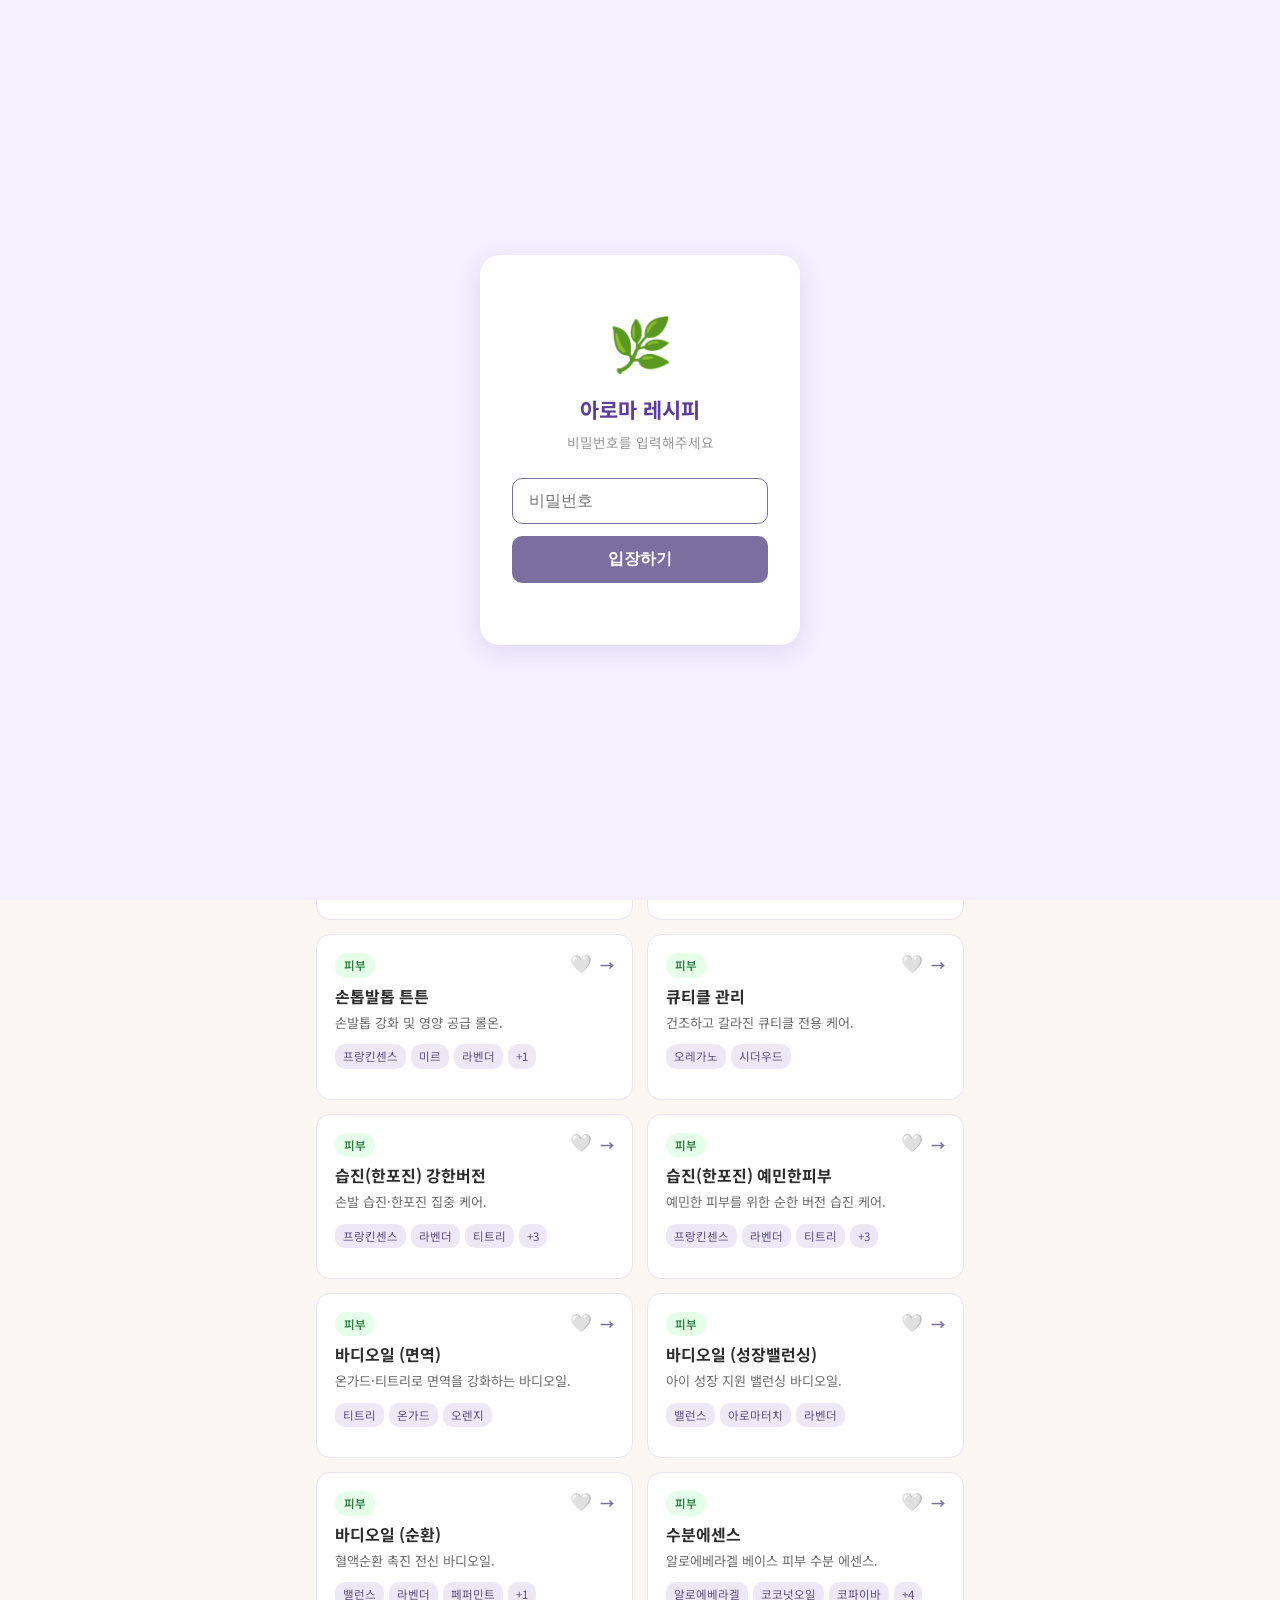
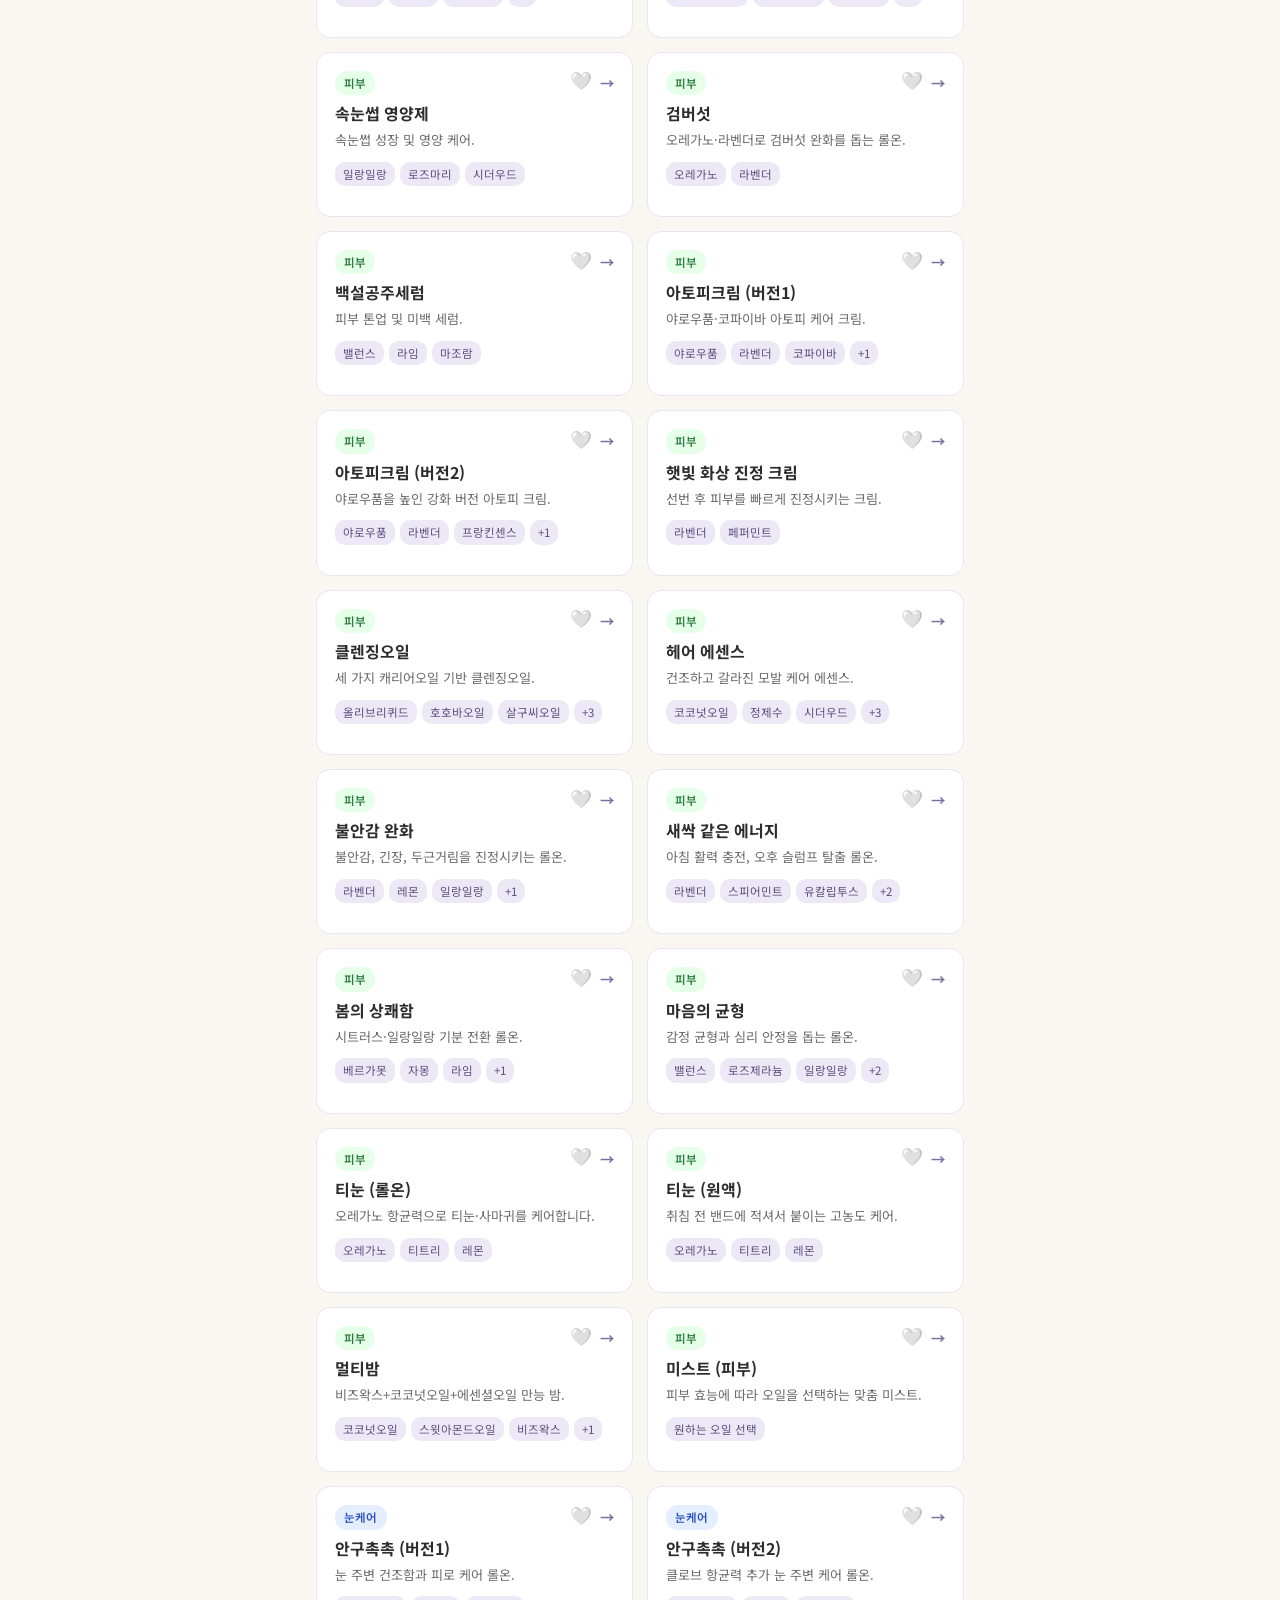
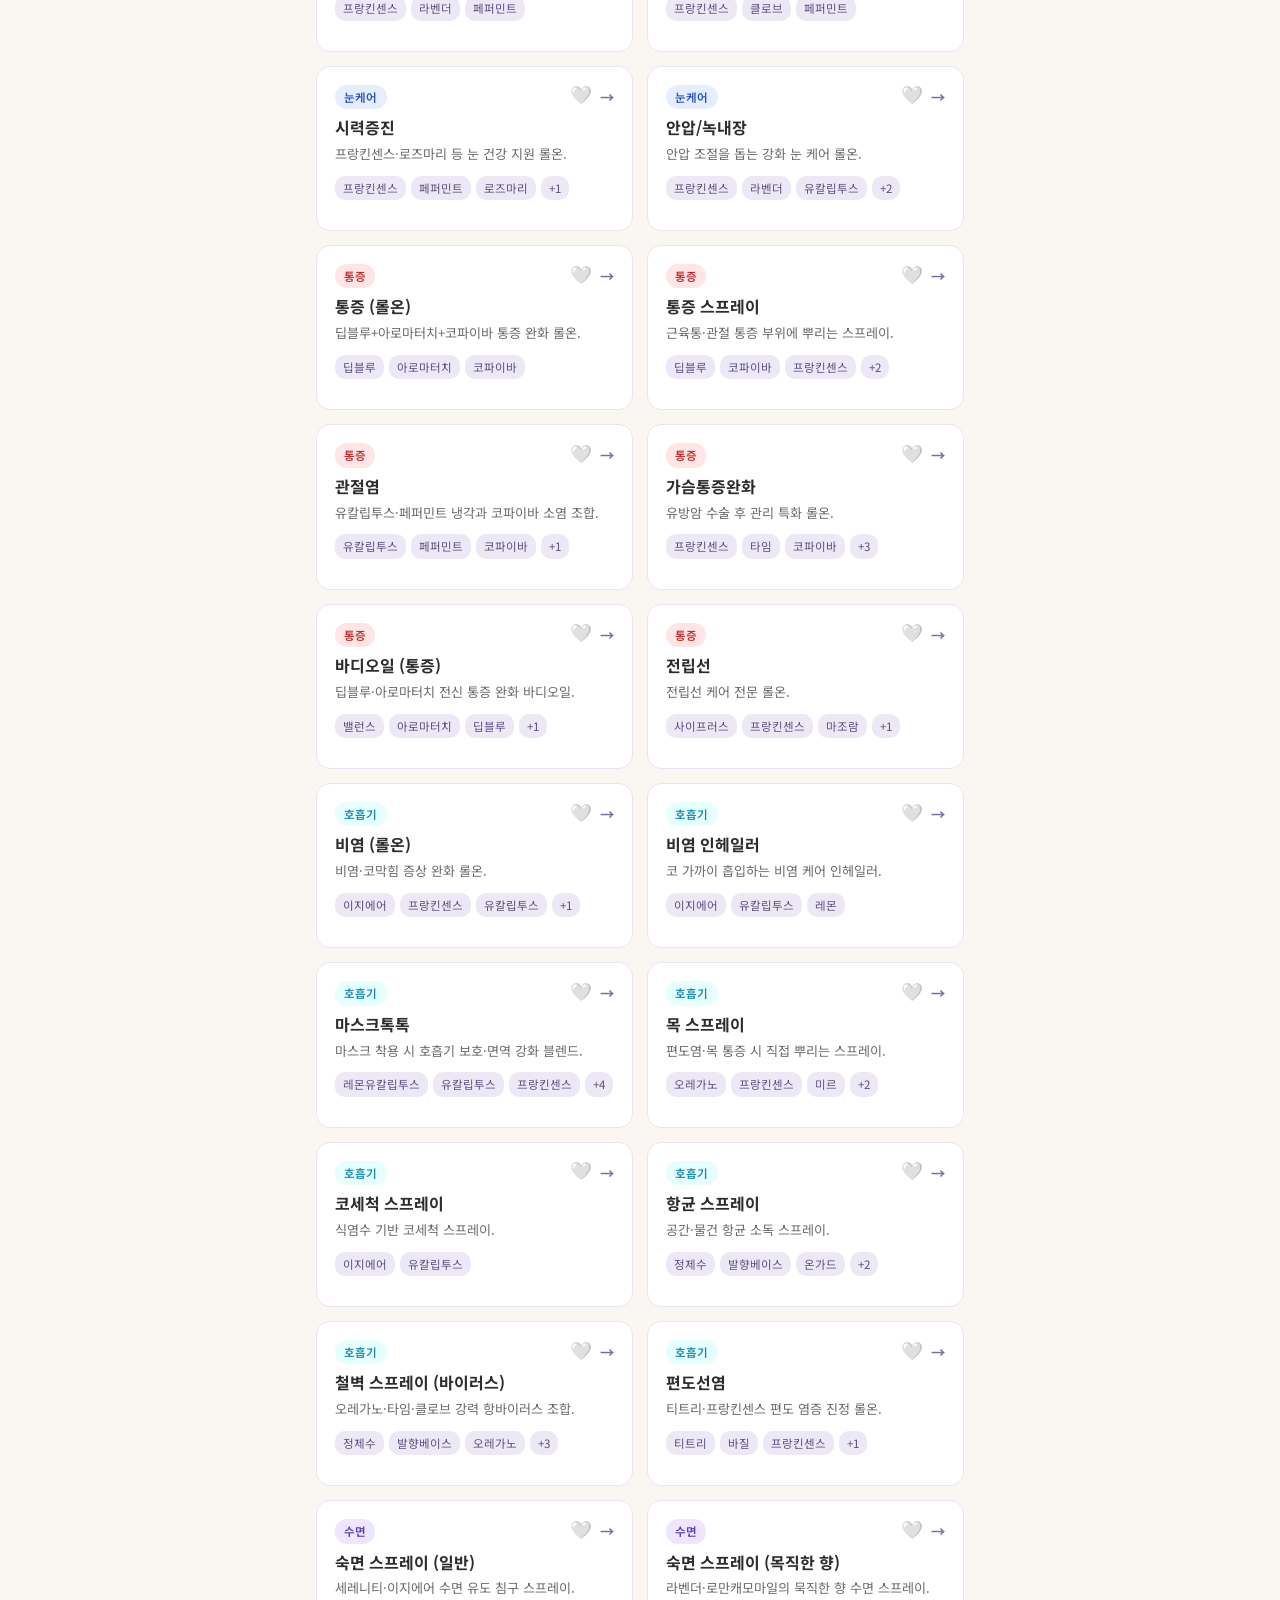
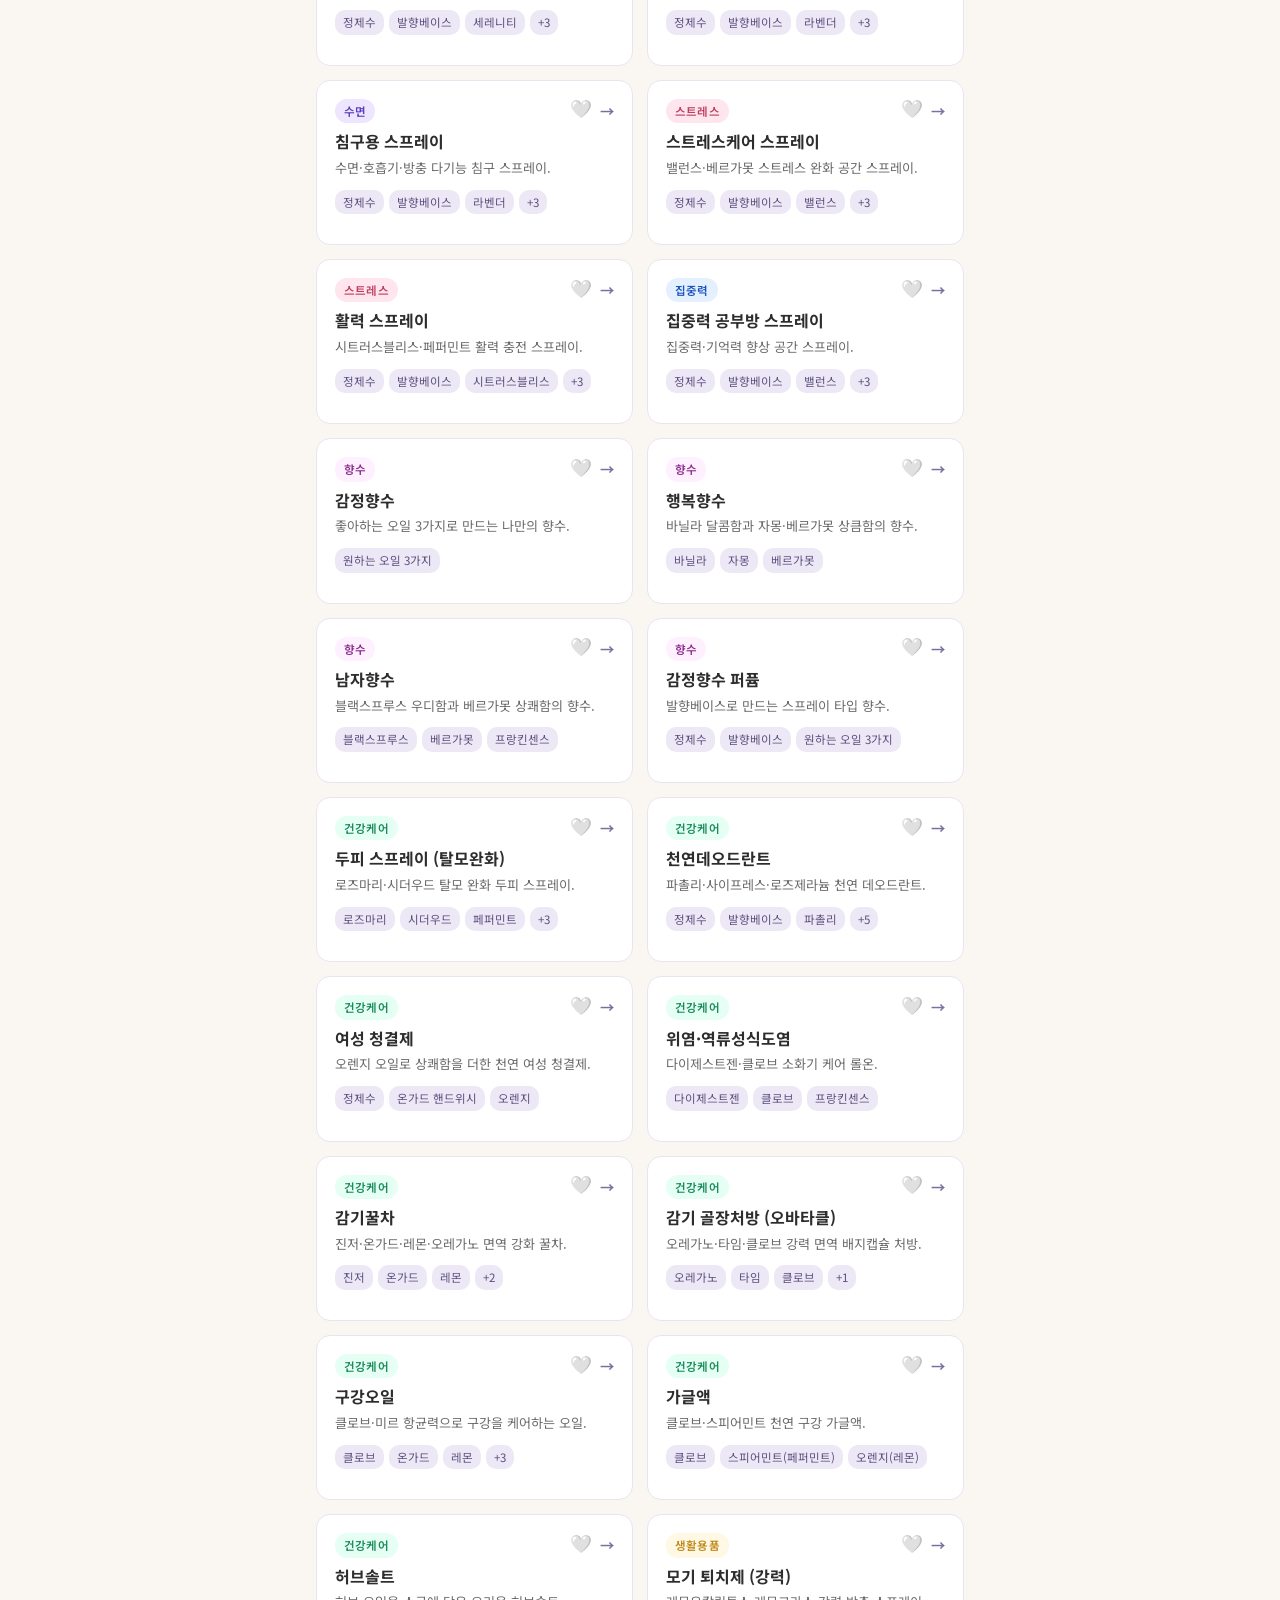
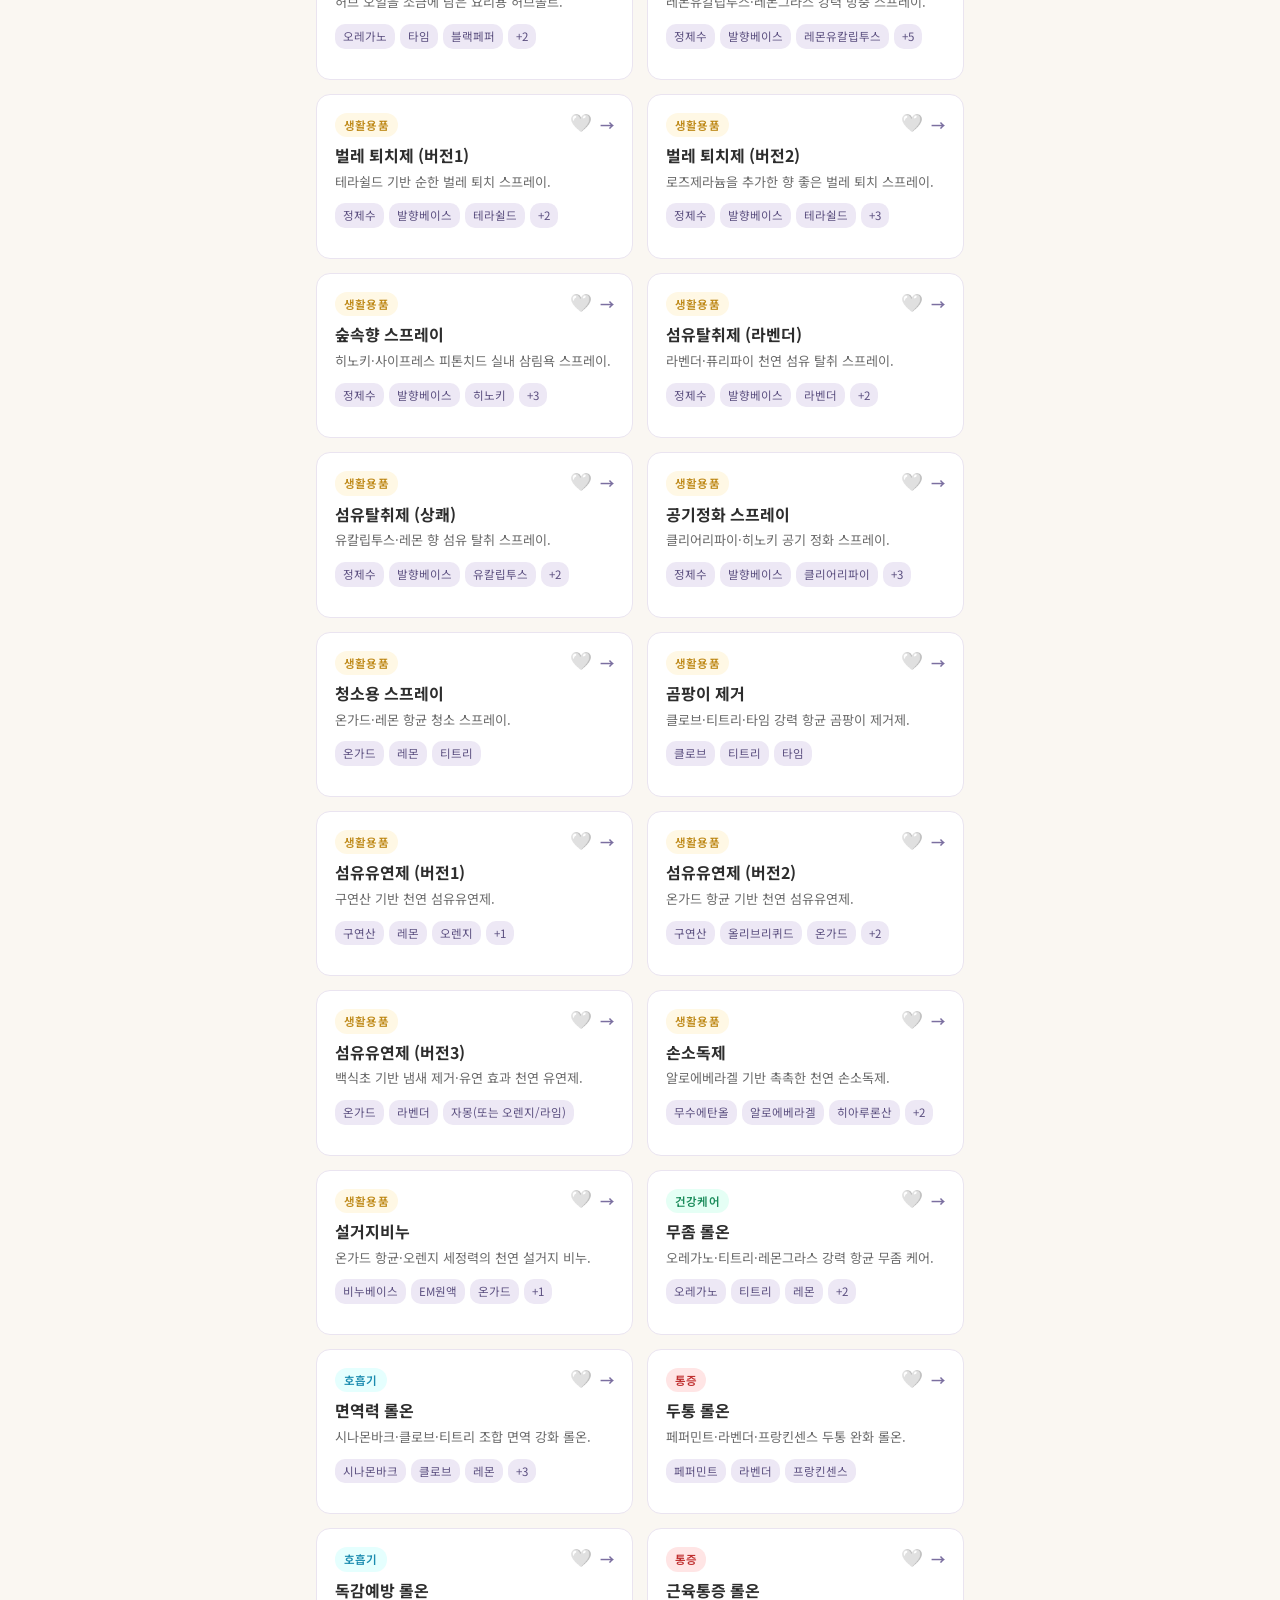
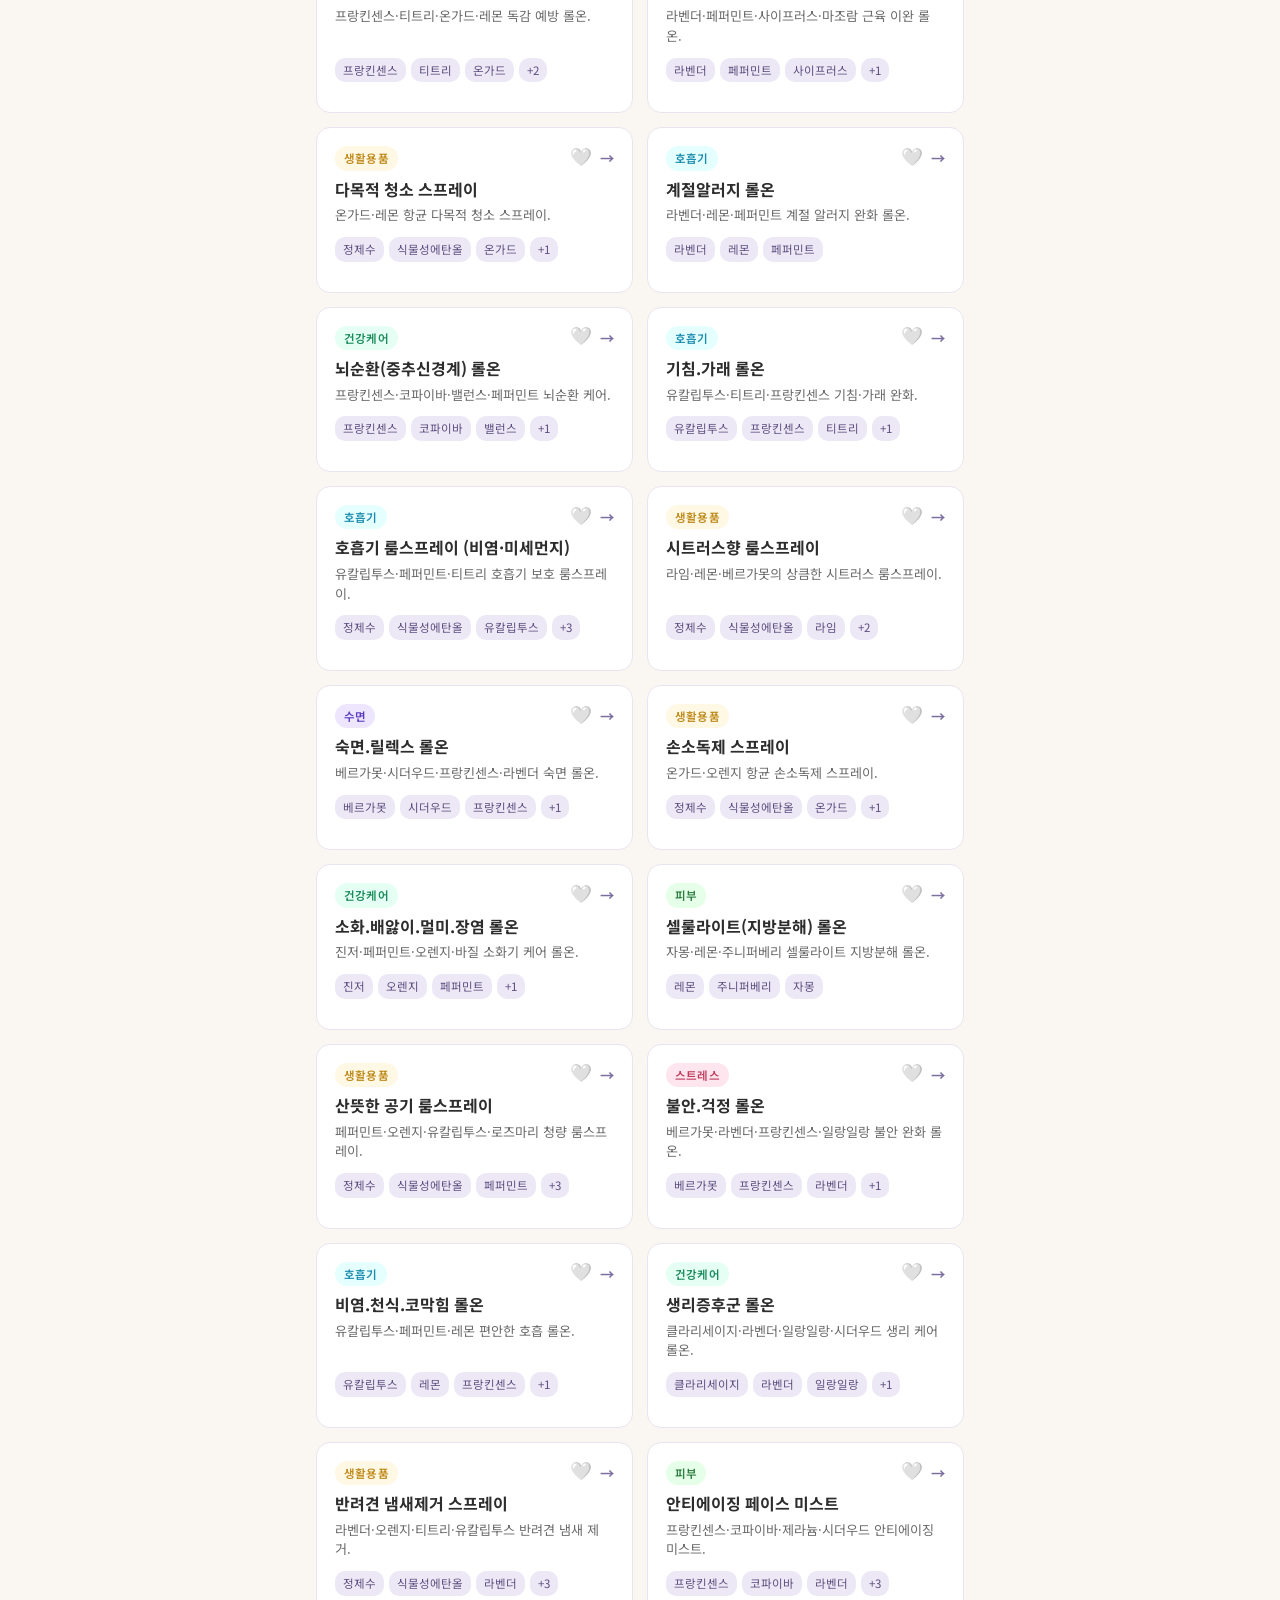
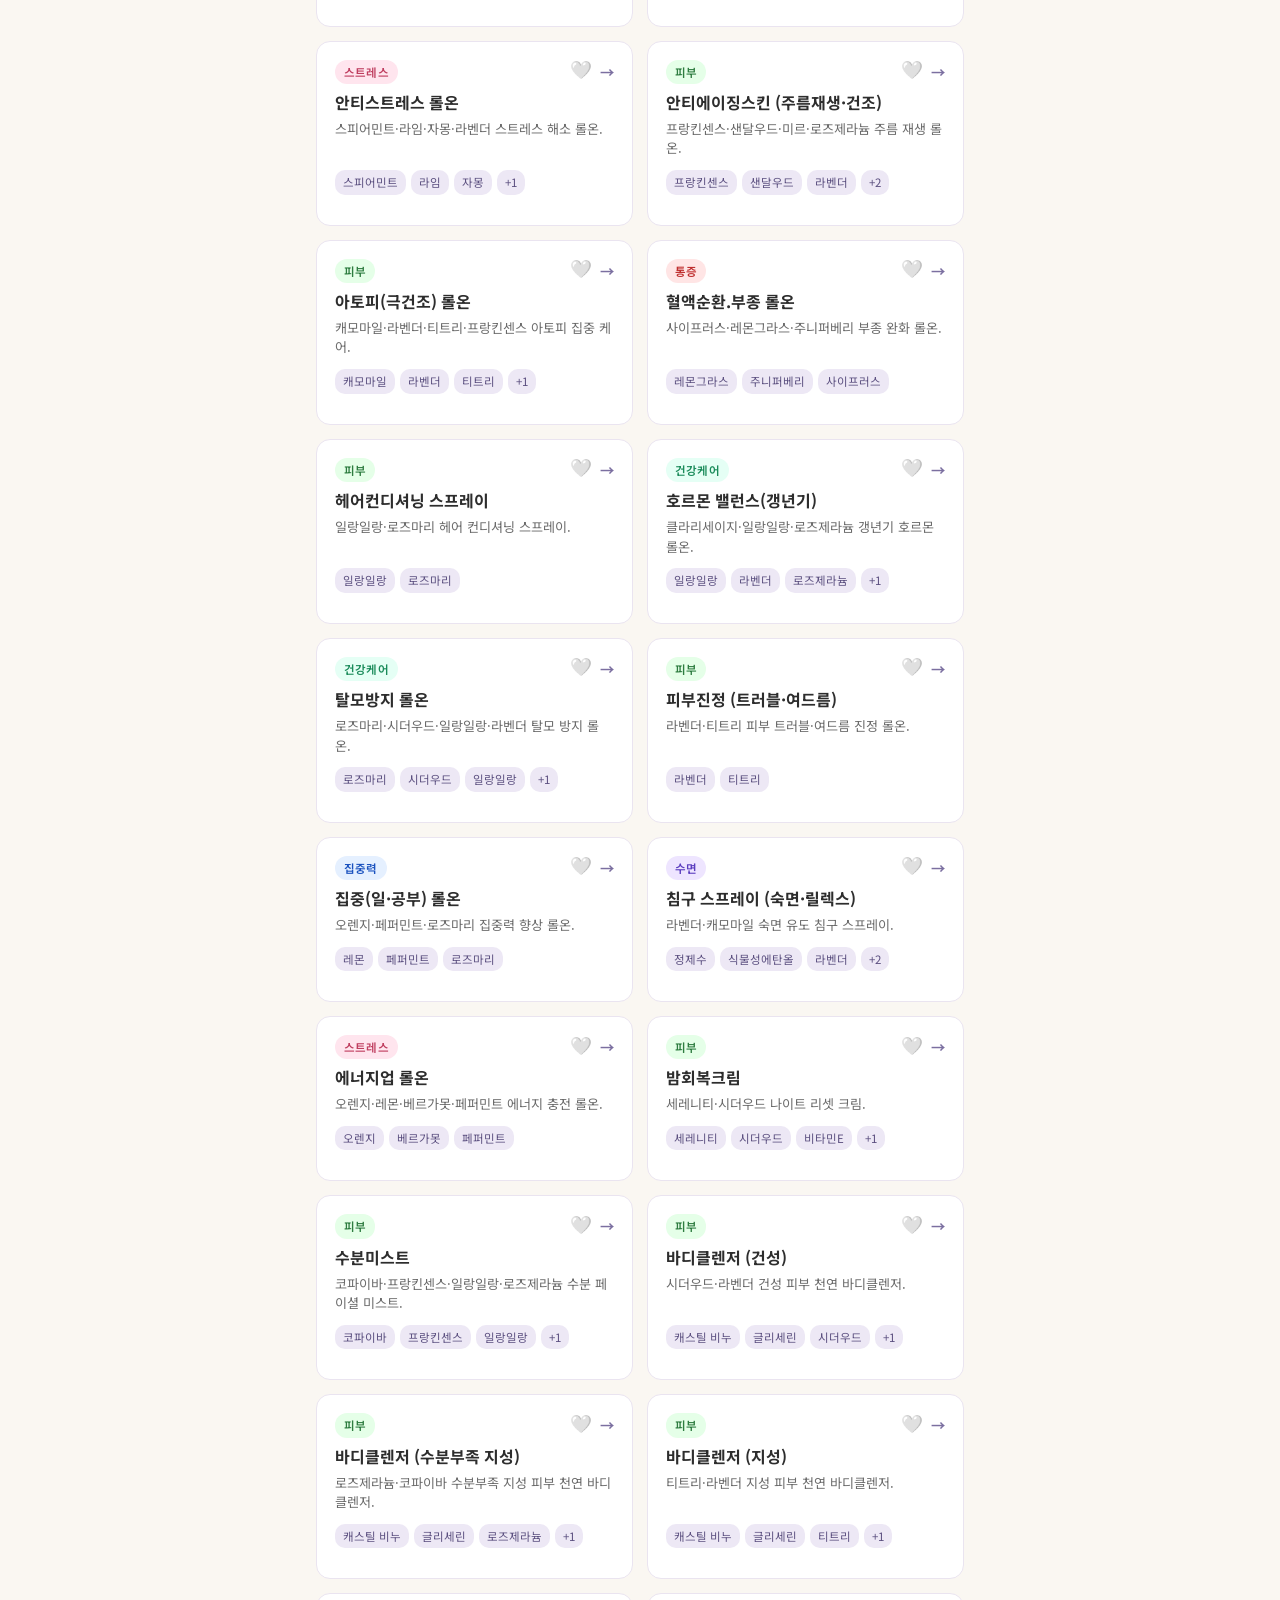
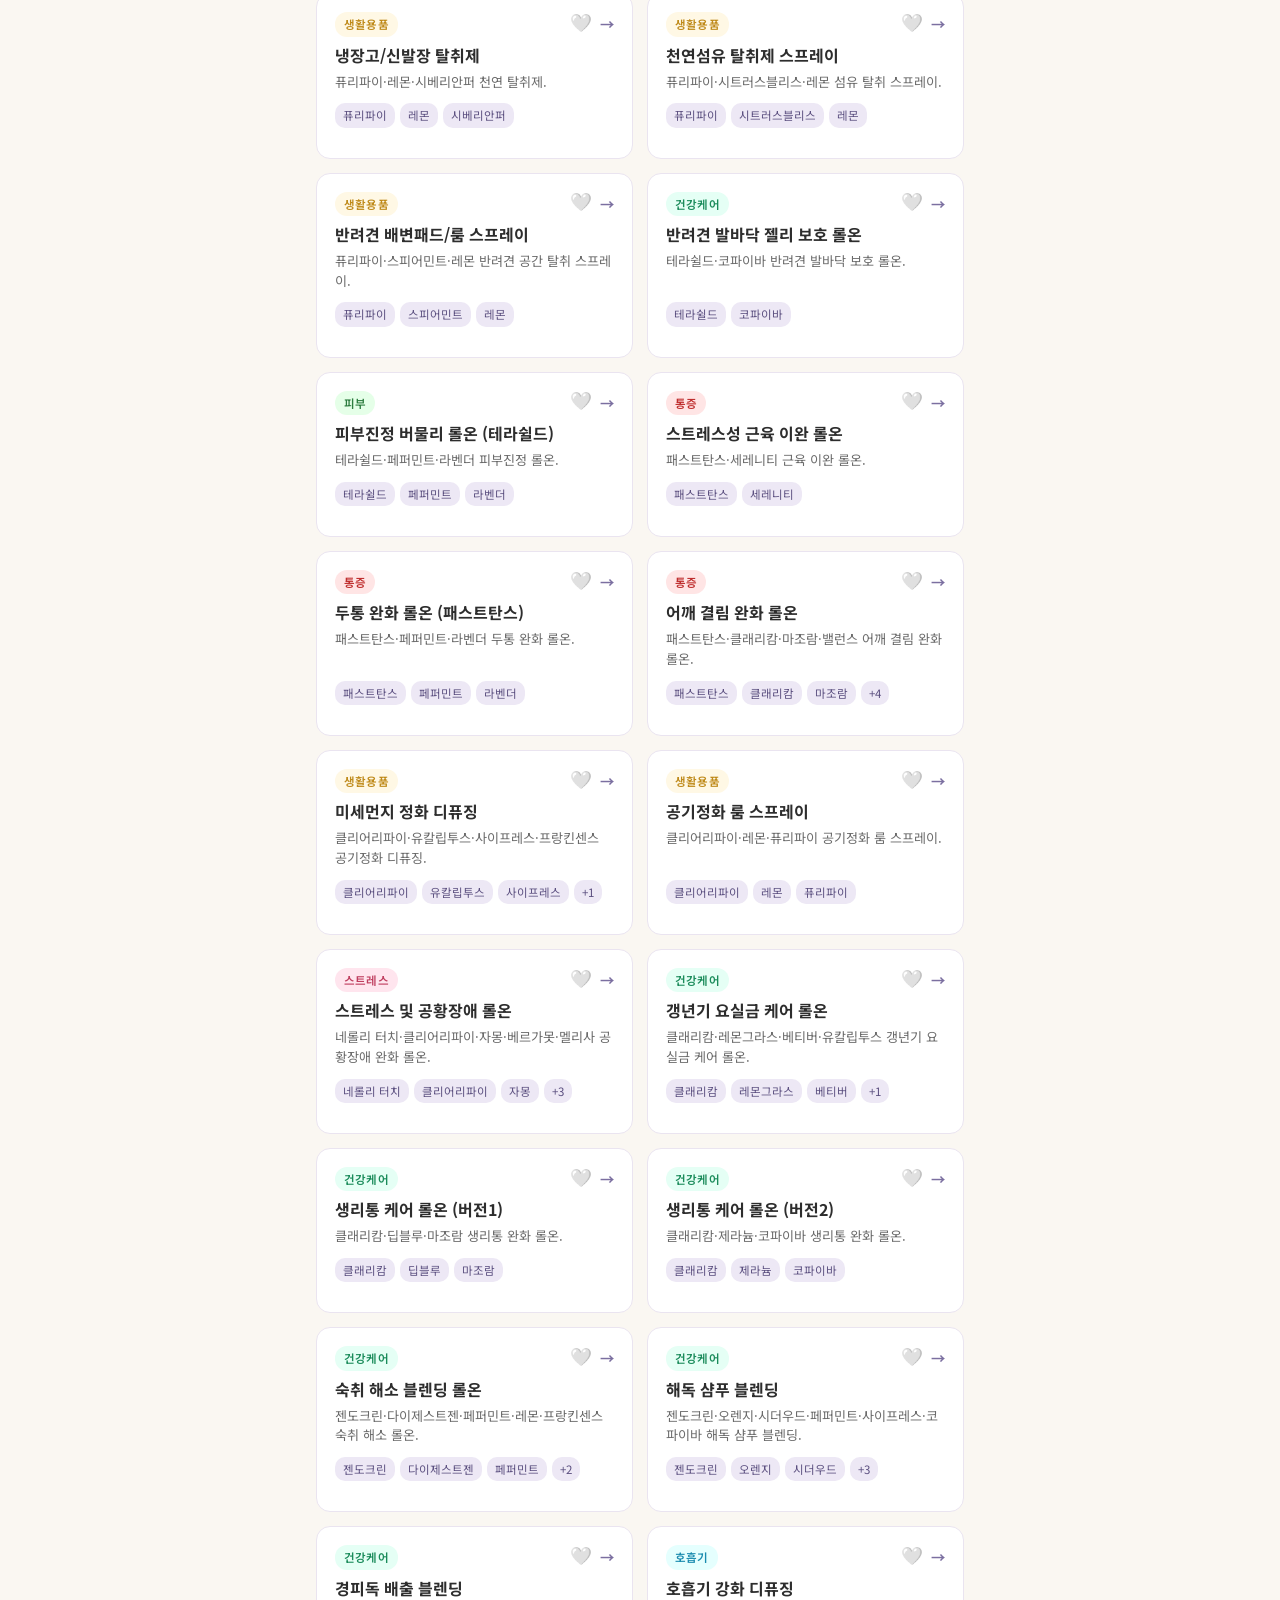
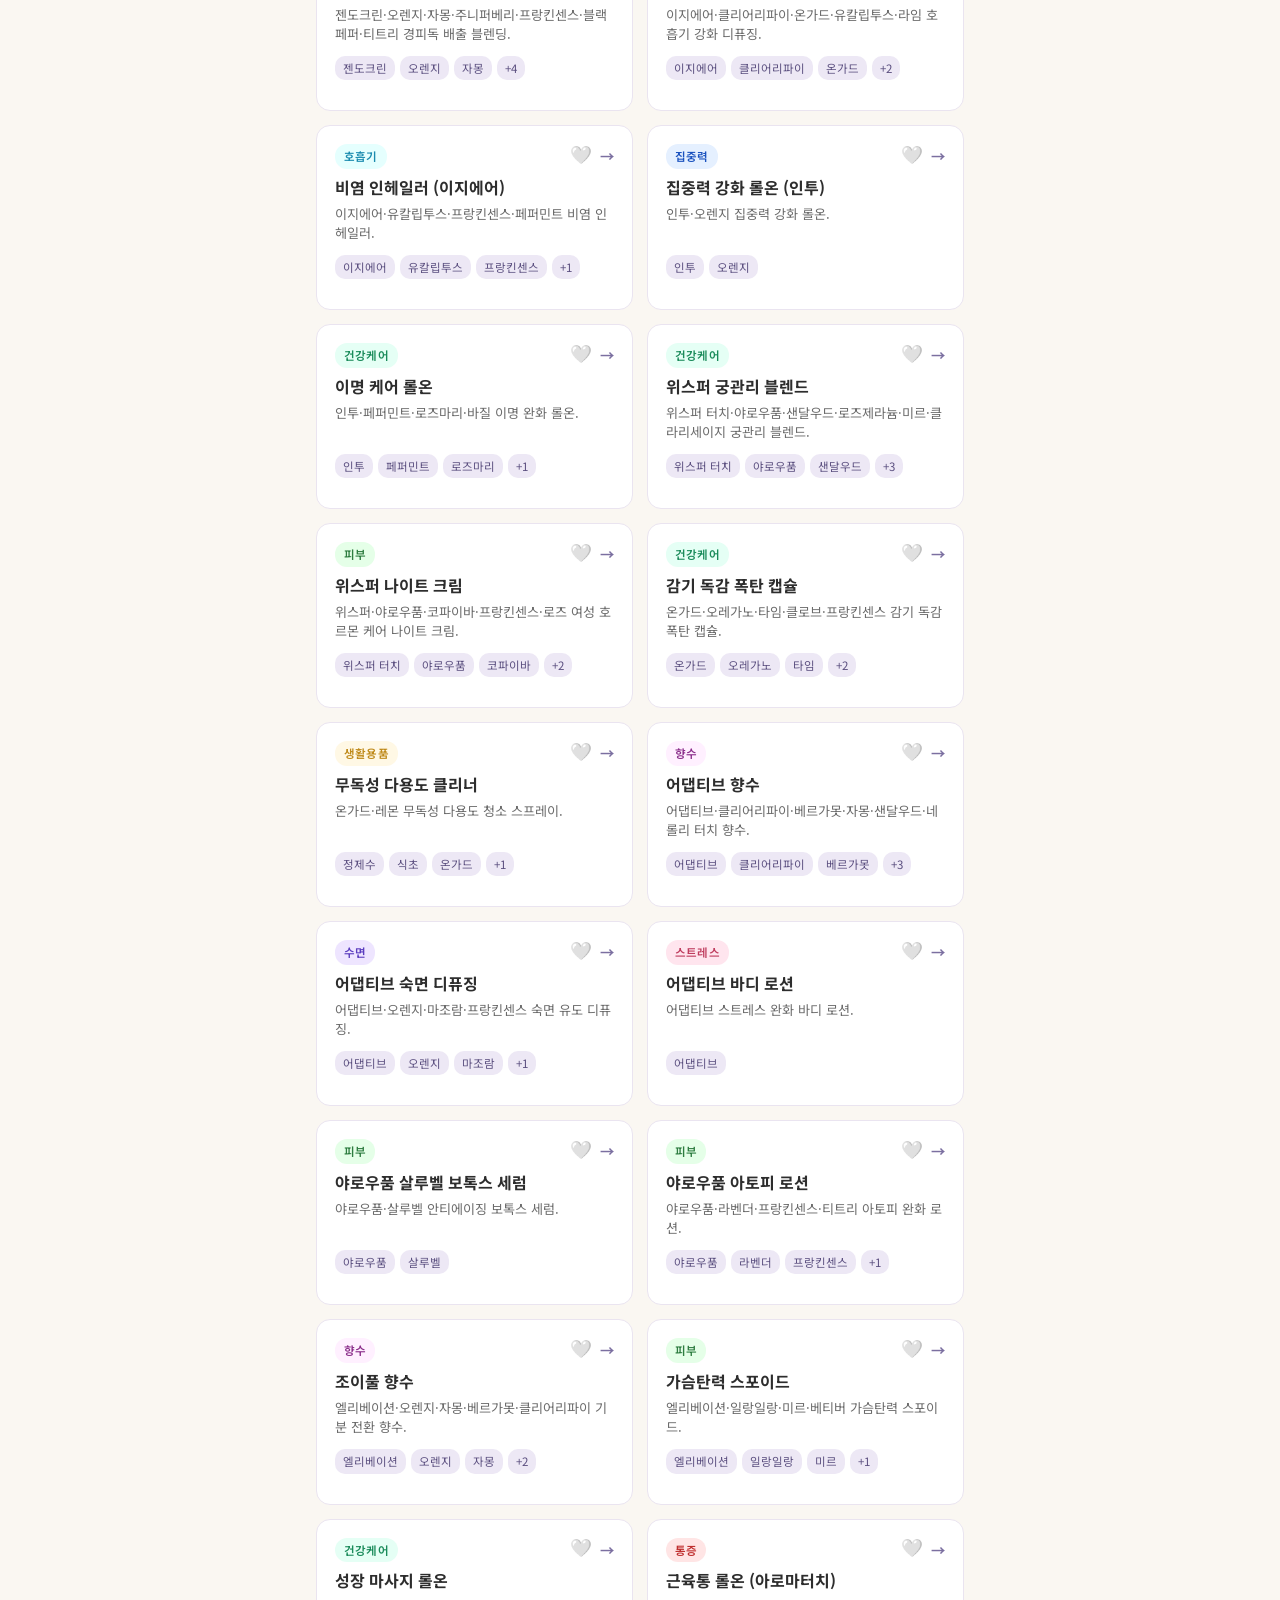
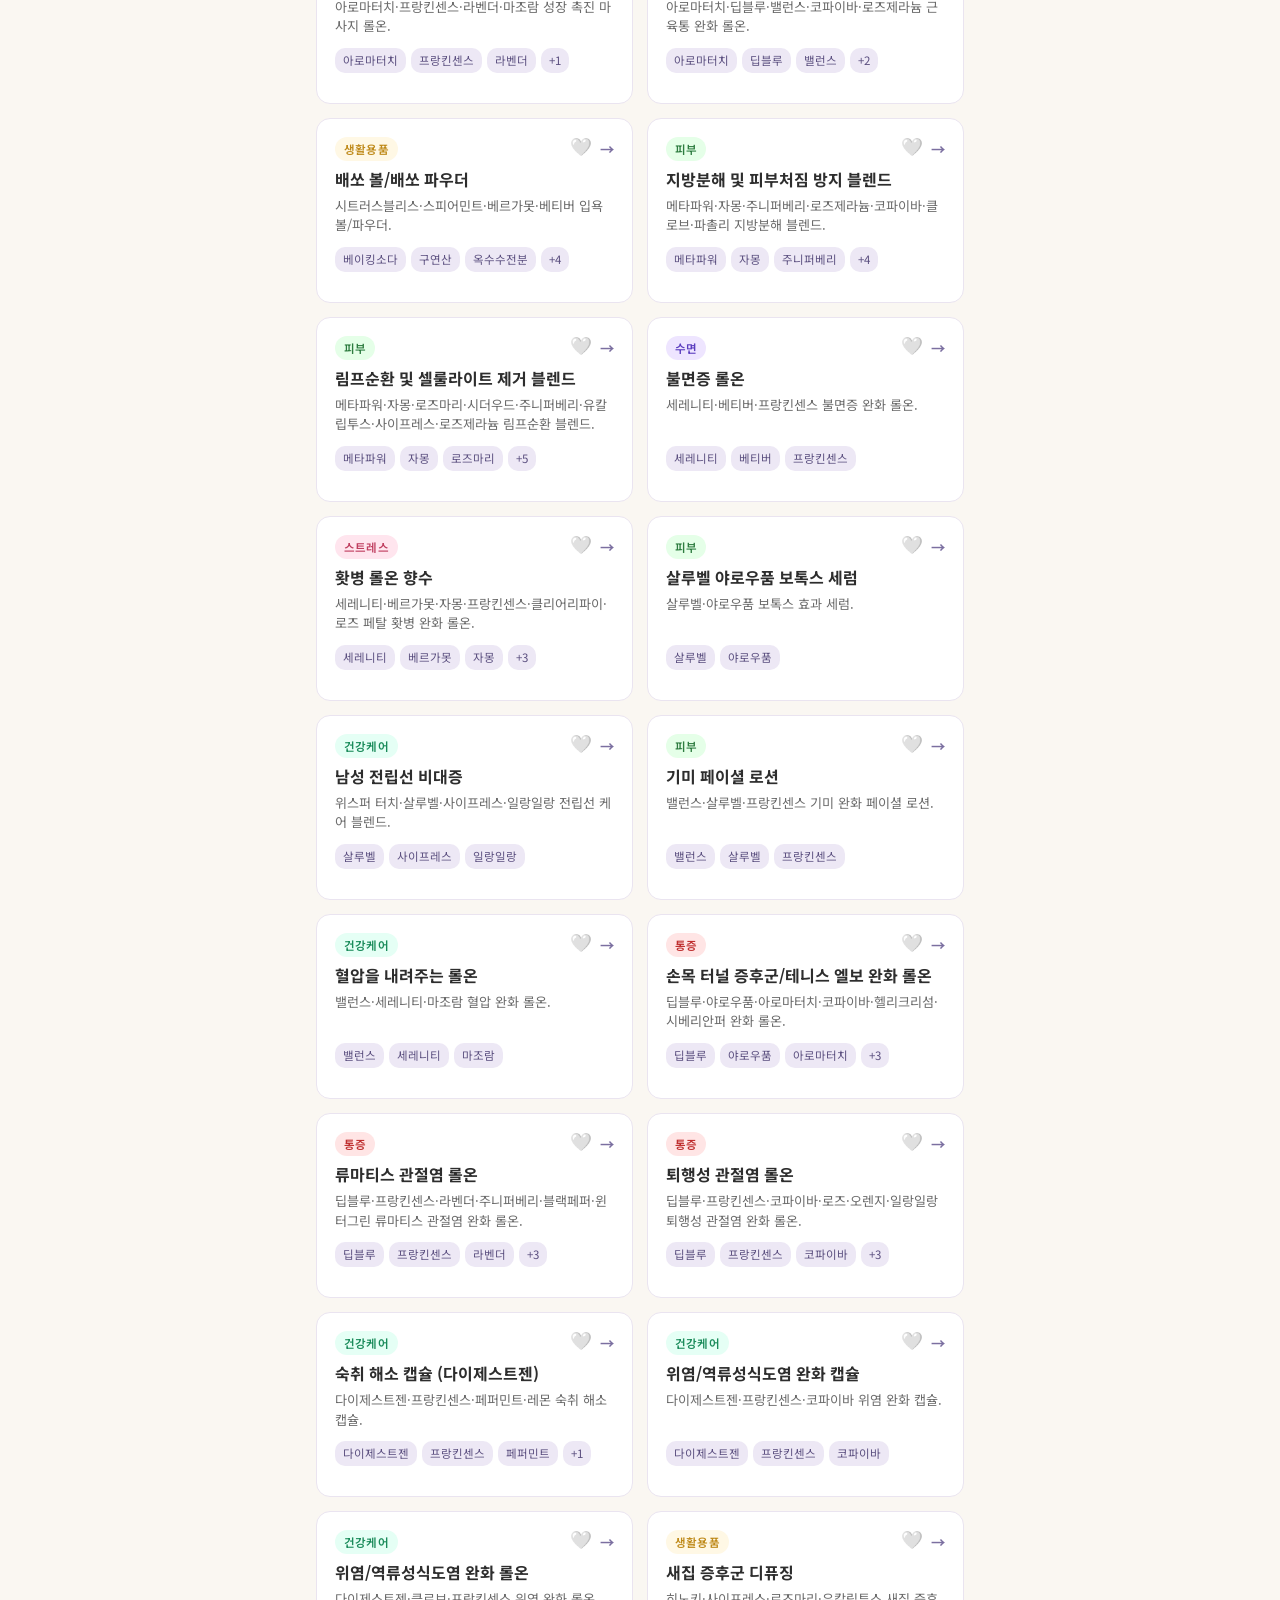
<file: index.html>
<!DOCTYPE html>
<html lang="ko">
<head>
  <meta charset="UTF-8">
  <meta name="viewport" content="width=device-width, initial-scale=1.0">
  <meta name="theme-color" content="#7B6FA0">
  <meta name="description" content="아로마 레시피 검색 및 용량 자동 계산기">
  <meta name="apple-mobile-web-app-capable" content="yes">
  <meta name="apple-mobile-web-app-status-bar-style" content="default">
  <meta name="apple-mobile-web-app-title" content="아로마">
  <title>아로마 레시피</title>
  <link rel="manifest" href="manifest.json">
  <link rel="apple-touch-icon" href="icons/icon-192.svg">
  <link rel="stylesheet" href="css/style.css">
  <script src="js/auth.js"></script>
</head>
<body>

<!-- 상단 헤더 -->
<header class="top-header">
  <div class="header-inner">
    <a class="logo" href="index.html">
      <span class="logo-emoji">🌿</span>
      <span>아로마 레시피</span>
    </a>
    <div class="header-actions">
      <a class="icon-btn" href="favorites.html" title="즐겨찾기">
        ❤️
        <span class="fav-badge" id="favBadge"></span>
      </a>
      <a class="icon-btn" href="admin.html" id="adminBtn" title="관리자 설정" style="display:none">⚙️</a>
      <button class="icon-btn" id="logoutBtn" title="로그아웃" onclick="if(confirm('로그아웃 하시겠어요?')){localStorage.removeItem('aroma_auth');localStorage.removeItem('aroma_role');location.reload();}">🔒</button>
    </div>
  </div>
</header>

<!-- 히어로 + 검색 -->
<section class="hero">
  <p>원하는 오일이나 효능으로 레시피를 찾아보세요</p>
  <div class="search-wrap">
    <input class="search-input" id="searchInput" type="search" placeholder="라벤더, 수면, 스트레스 케어...">
    <button class="search-clear" id="searchClear" title="지우기">✕</button>
  </div>
</section>

<!-- 메인 콘텐츠 -->
<main class="main">
  <!-- 카테고리 필터 -->
  <div class="filter-bar" id="filterBar">
    <button class="chip active" data-cat="전체">전체</button>
    <button class="chip" data-cat="피부">✨ 피부</button>
    <button class="chip" data-cat="눈케어">👁️ 눈케어</button>
    <button class="chip" data-cat="통증">💪 통증</button>
    <span class="filter-break"></span>
    <button class="chip" data-cat="호흡기">💨 호흡기</button>
    <button class="chip" data-cat="수면">😴 수면</button>
    <button class="chip" data-cat="스트레스">🌸 스트레스</button>
    <button class="chip" data-cat="향수">🌺 향수</button>
    <span class="filter-break"></span>
    <button class="chip" data-cat="집중력">🧠 집중력</button>
    <button class="chip" data-cat="생활용품">🏠 생활용품</button>
    <button class="chip" data-cat="건강케어">💊 건강케어</button>
  </div>

  <!-- 결과 헤더 -->
  <div class="results-header">
    <span class="results-count" id="resultsCount"></span>
  </div>

  <!-- 레시피 그리드 -->
  <div class="recipe-grid" id="recipeGrid">
    <div class="loading">
      <div class="spinner"></div>
      <p>레시피를 불러오는 중...</p>
    </div>
  </div>
</main>

<!-- 하단 네비게이션 -->

<!-- 토스트 -->
<div class="toast" id="toast"></div>

<script src="js/recipes.js"></script>
<script src="js/db.js"></script>
<script src="js/main.js"></script>
<script>
  if ('serviceWorker' in navigator) navigator.serviceWorker.register('./sw.js');
  if (localStorage.getItem('aroma_role') === 'admin') {
    document.getElementById('adminBtn').style.display = '';
  }
</script>
</body>
</html>
</file>
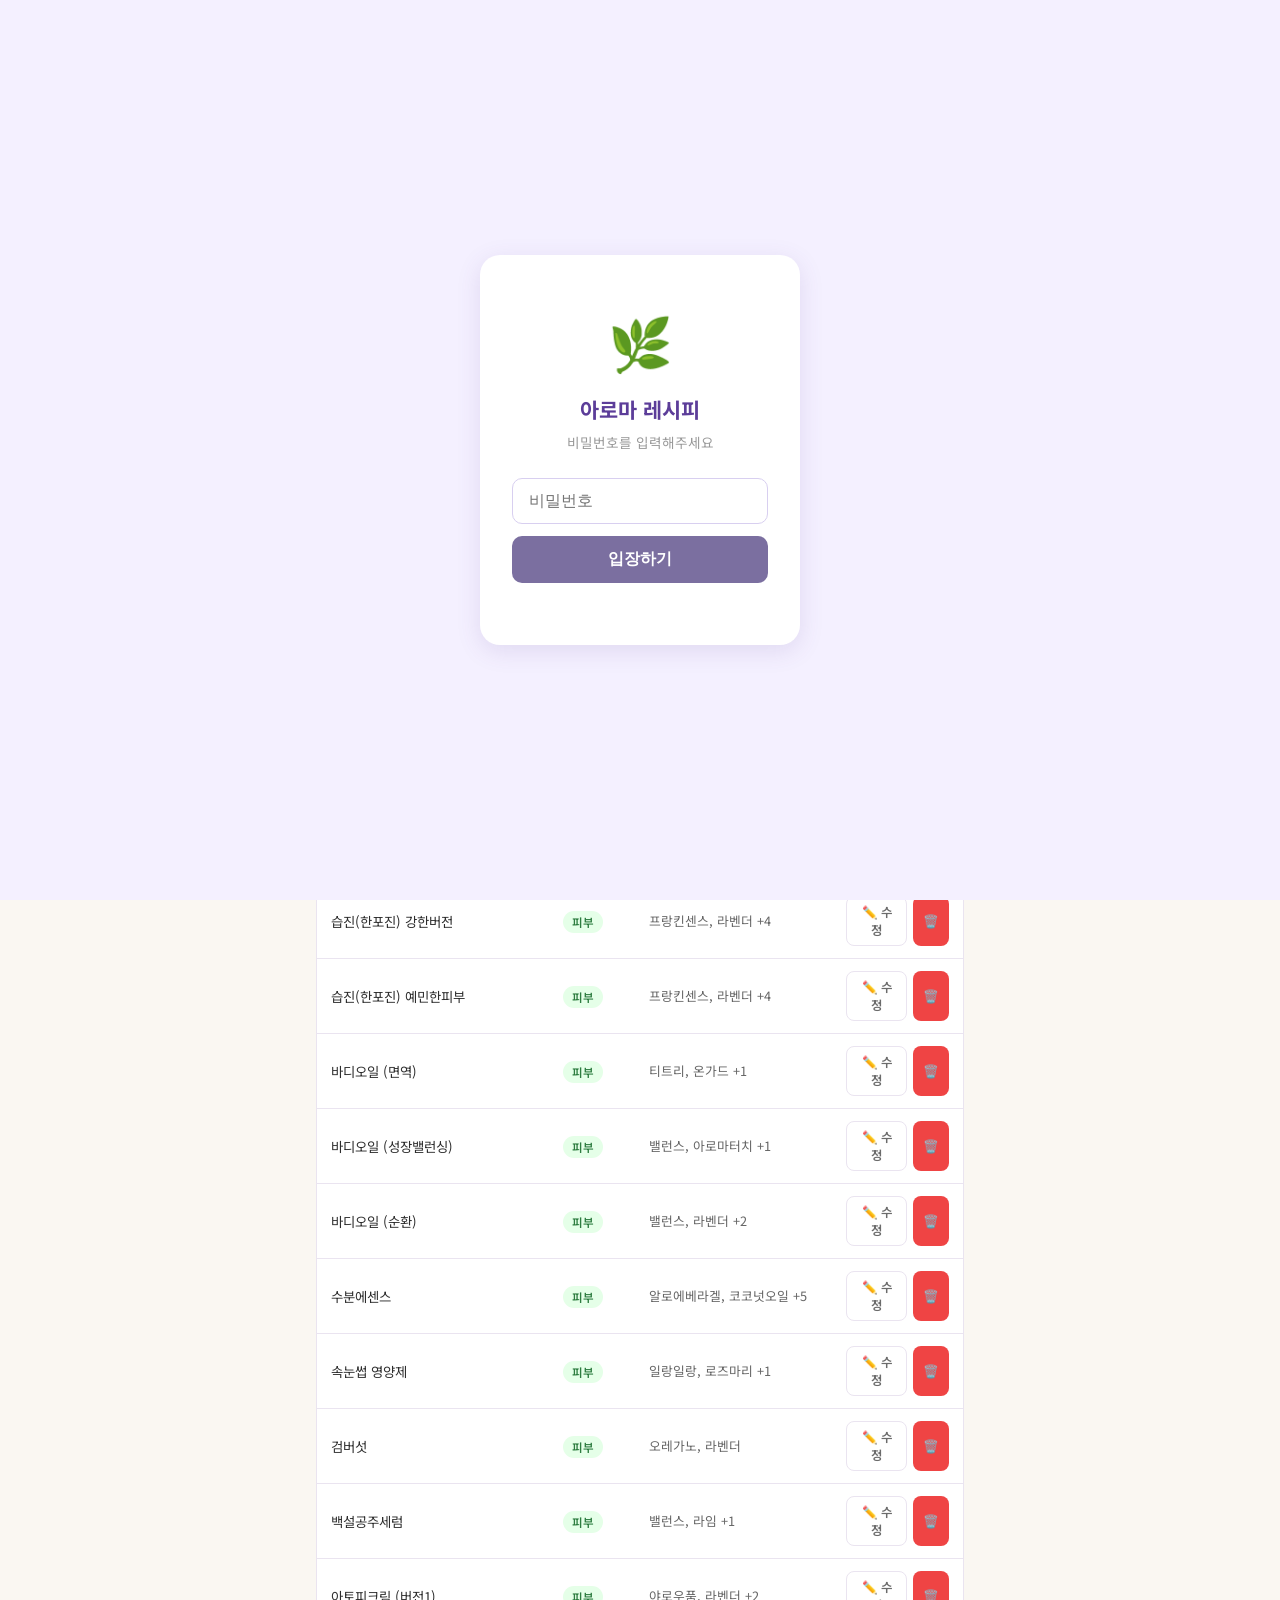
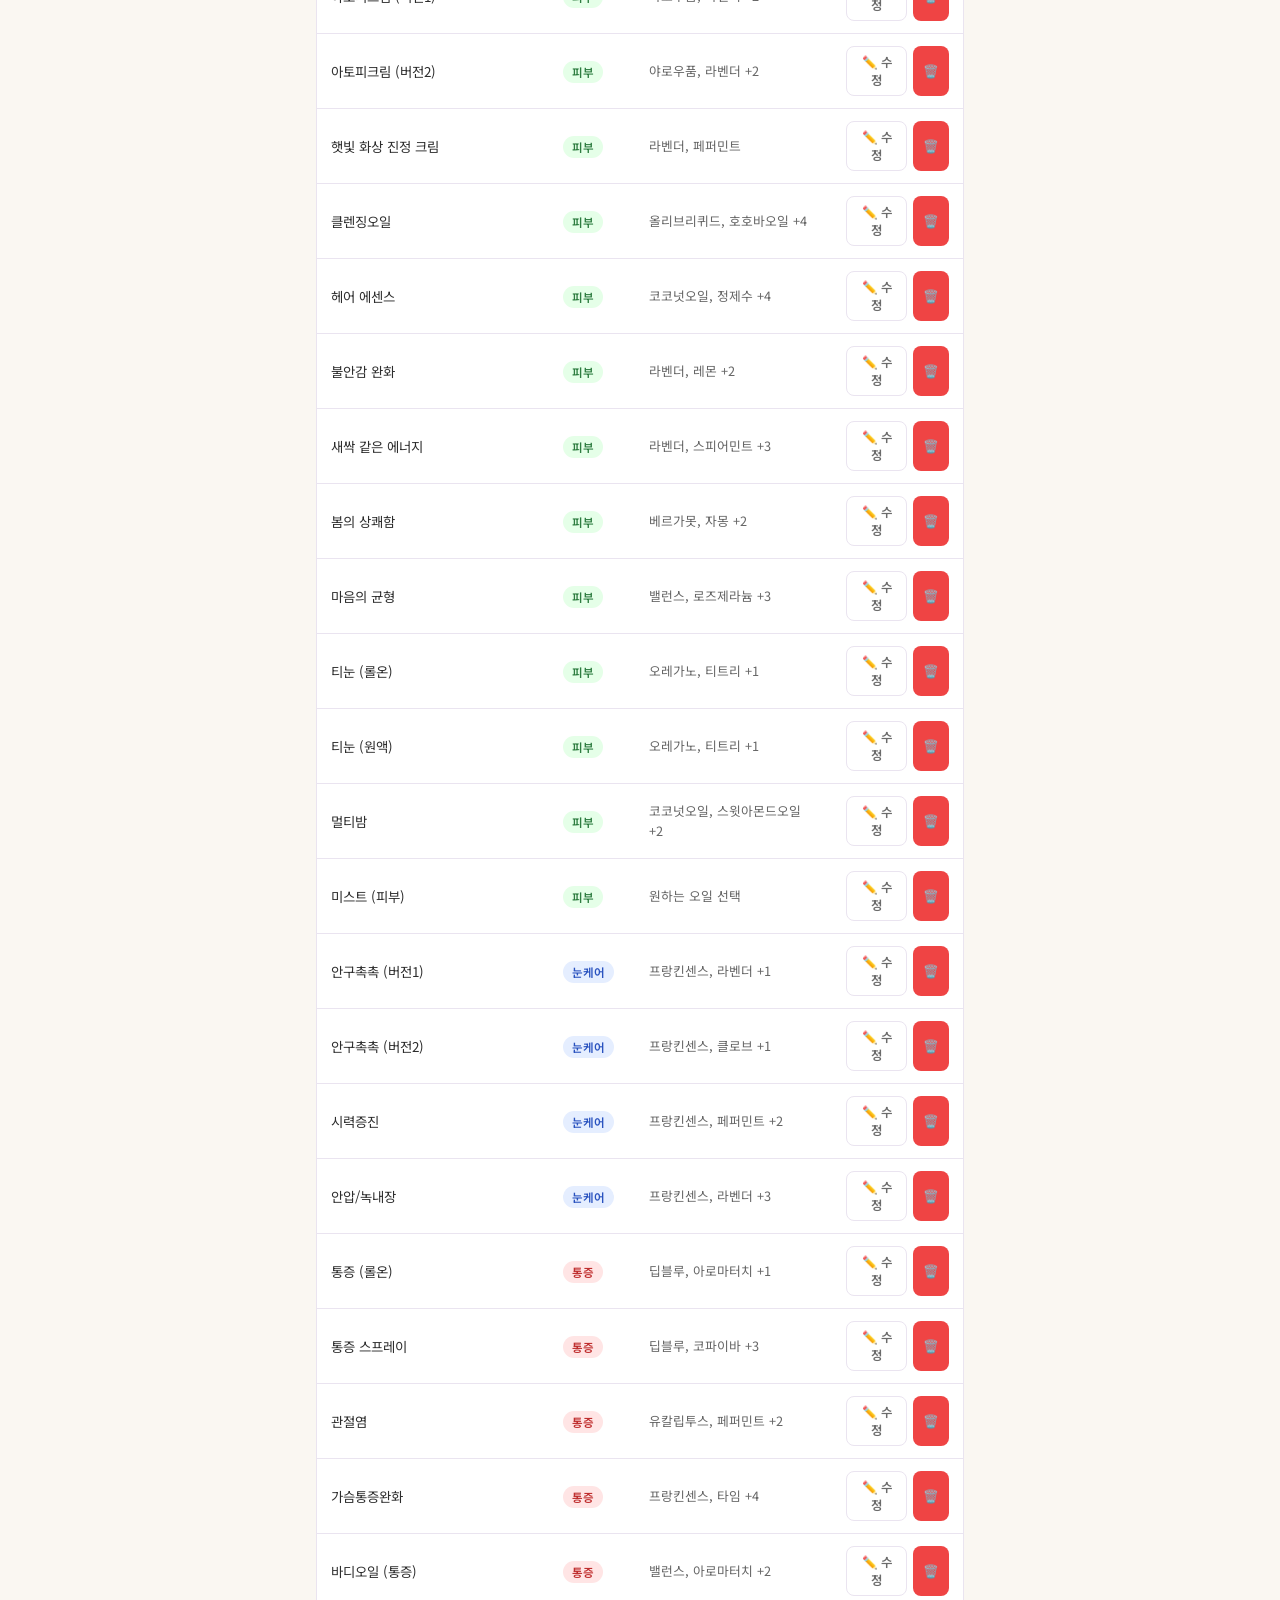
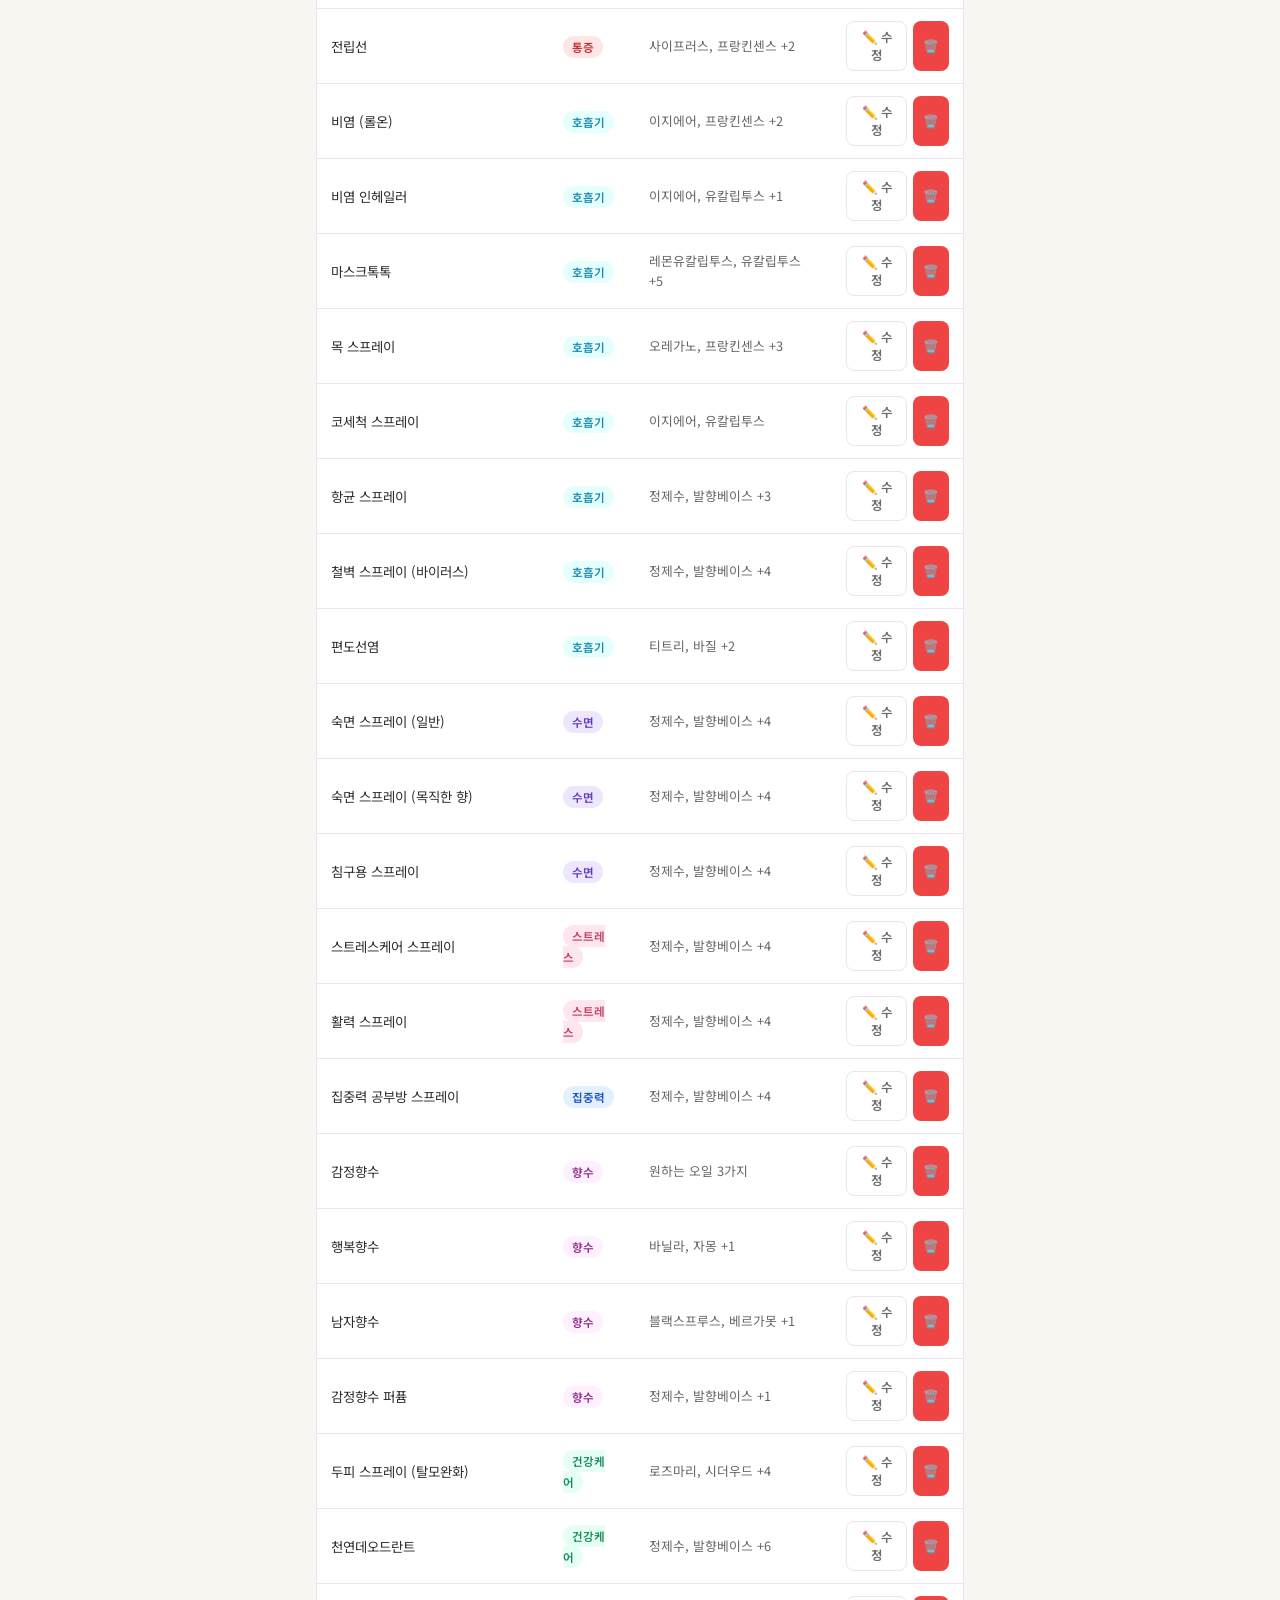
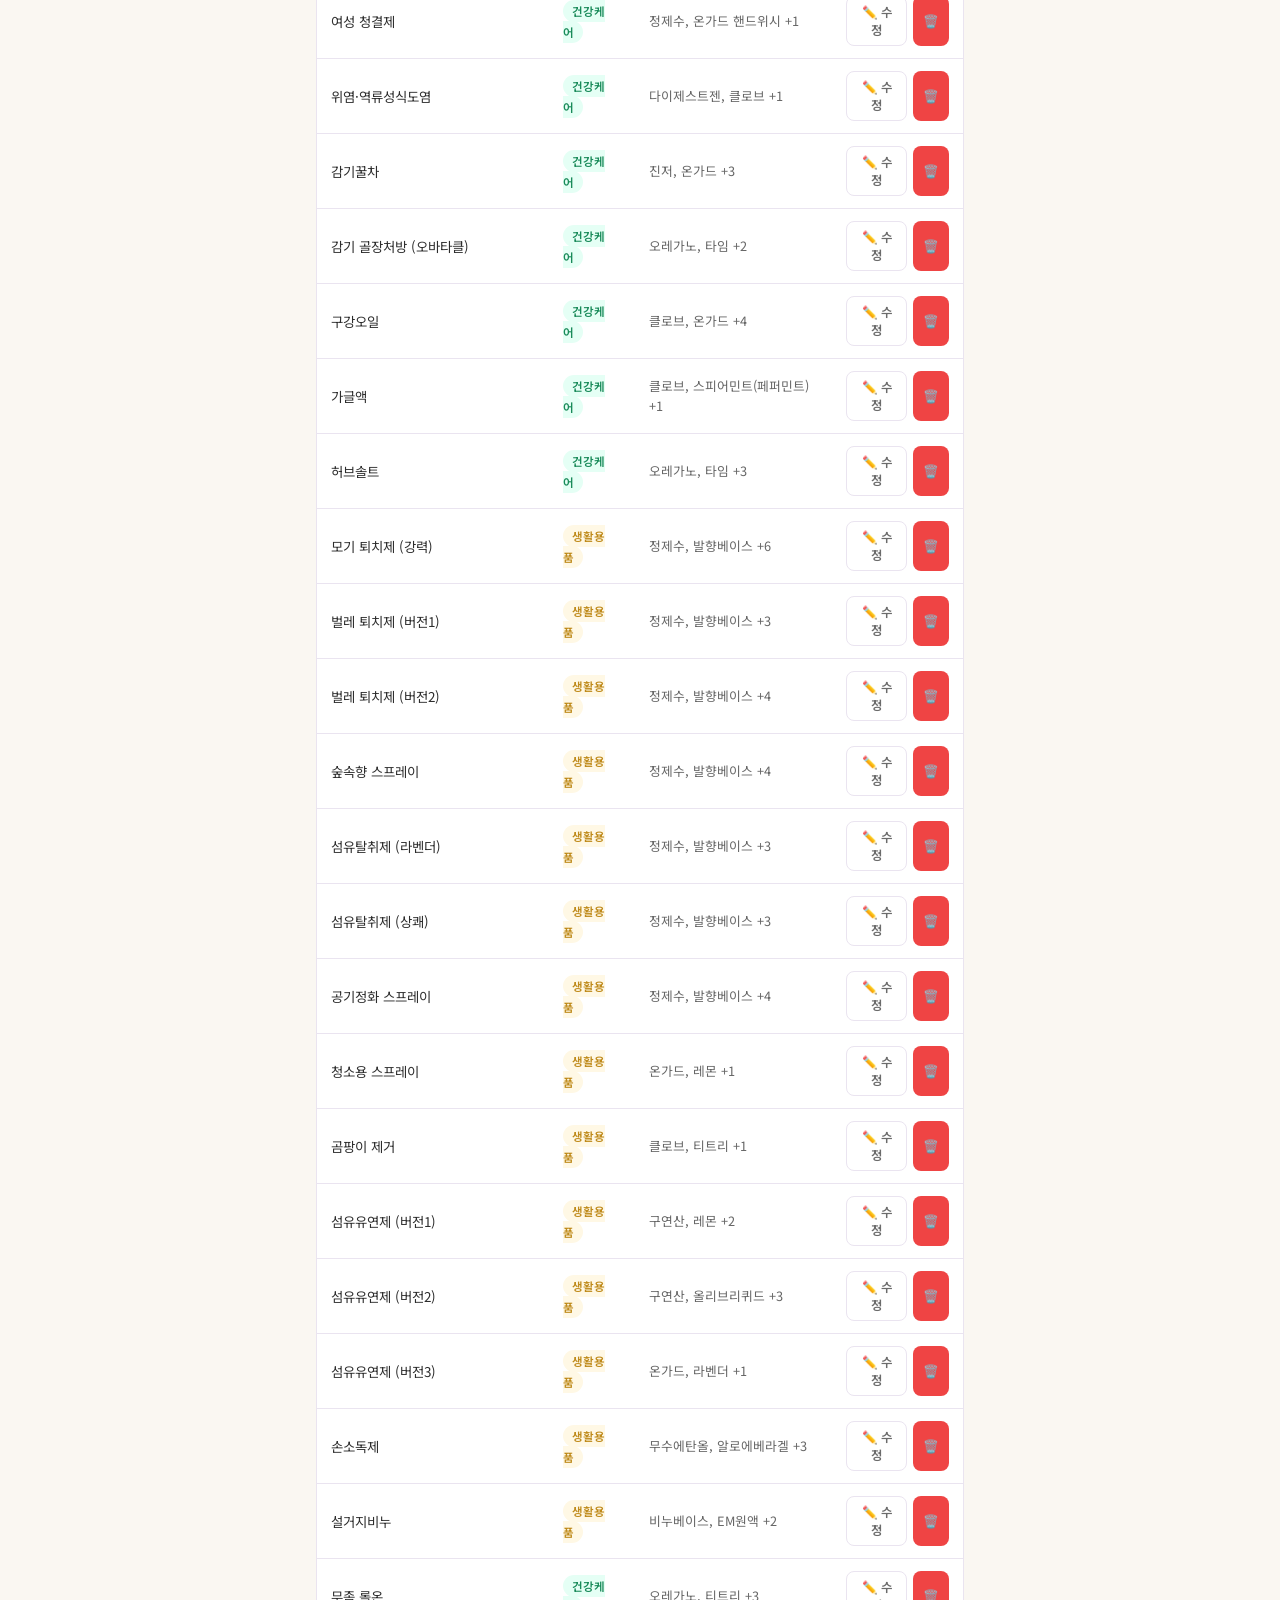
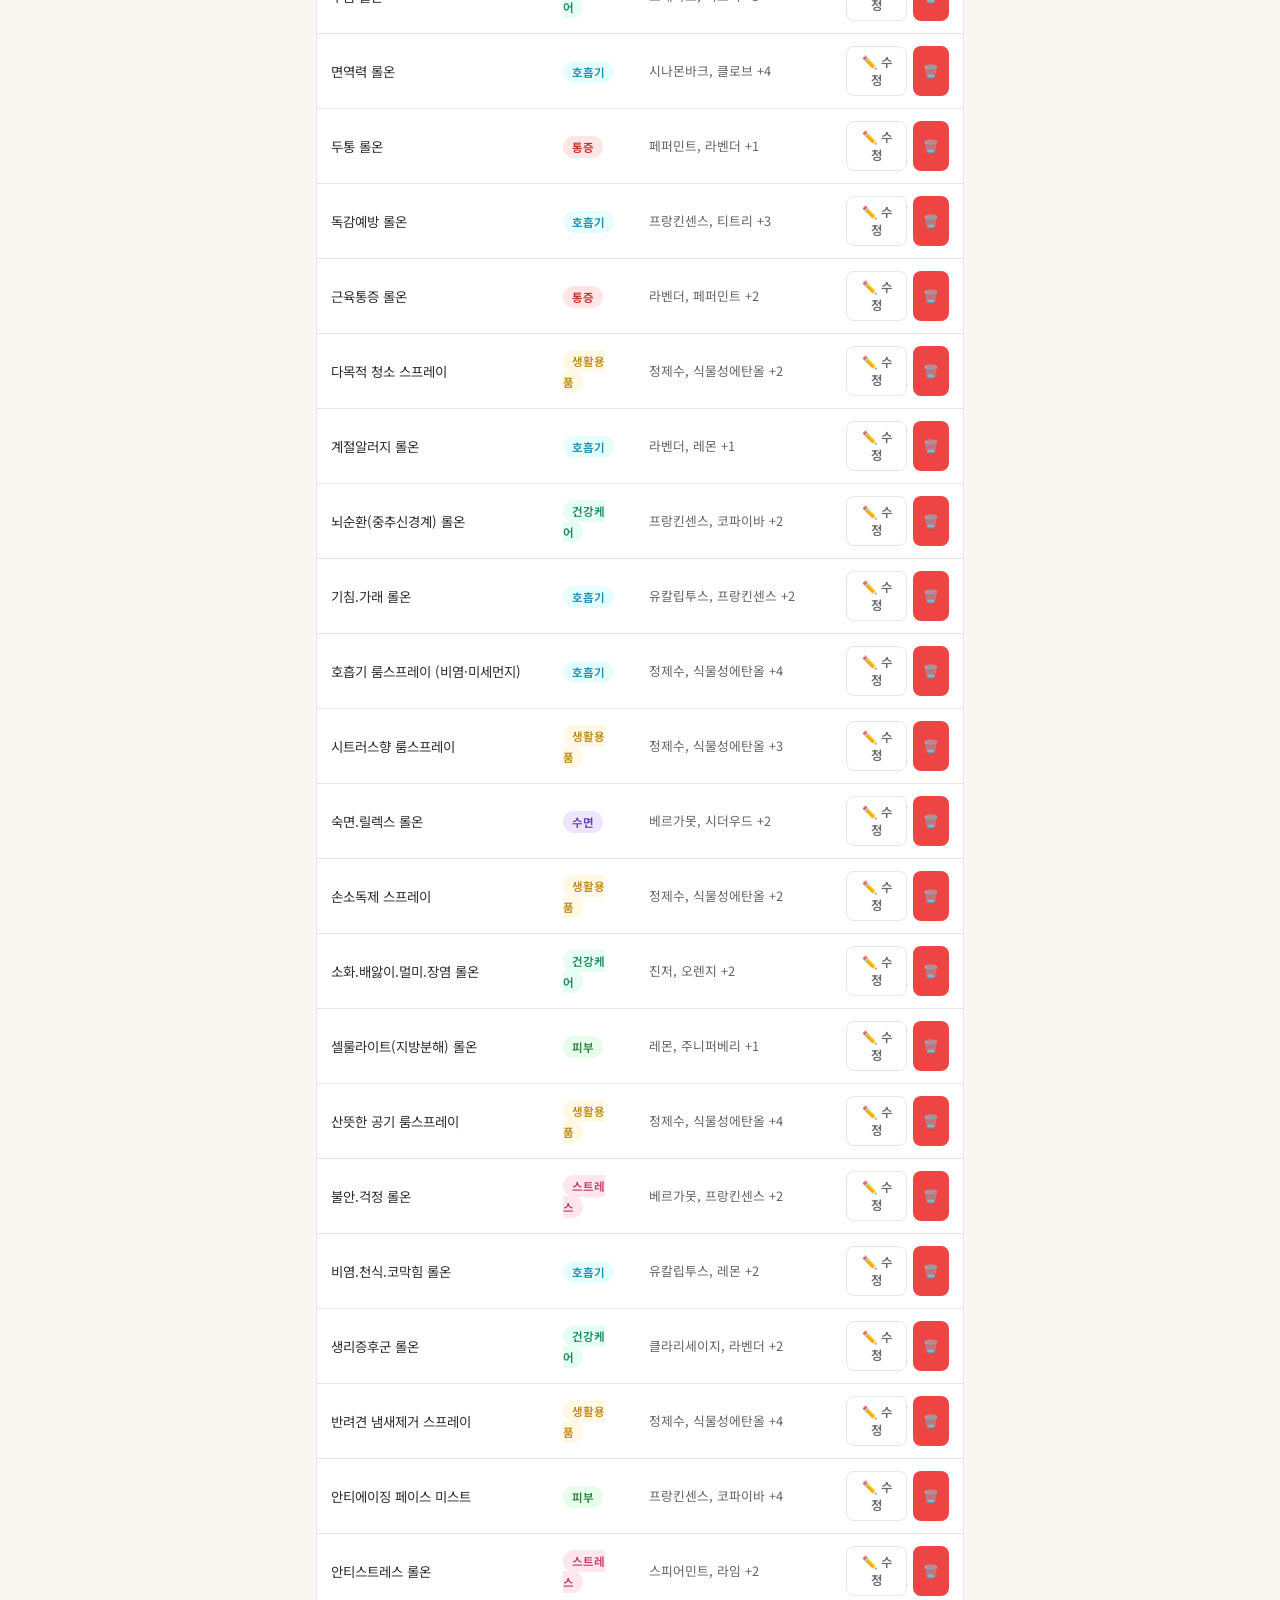
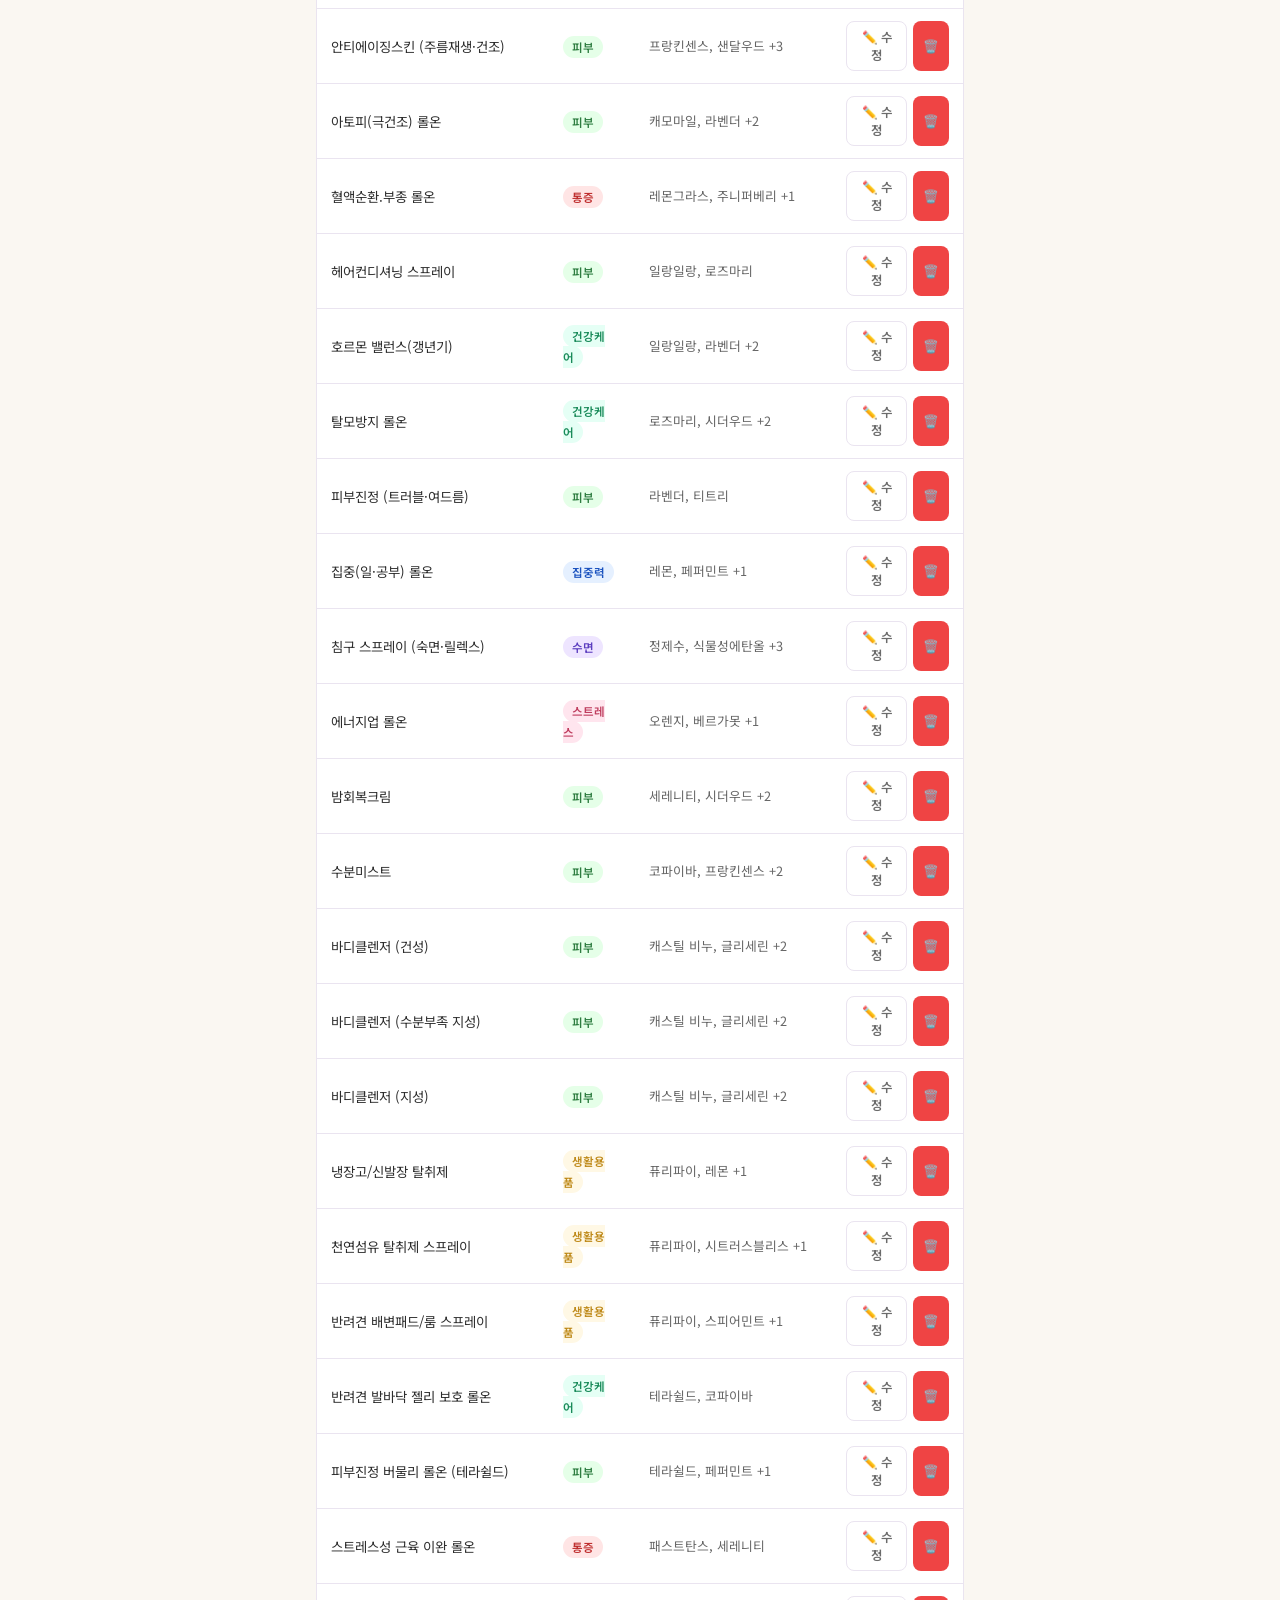
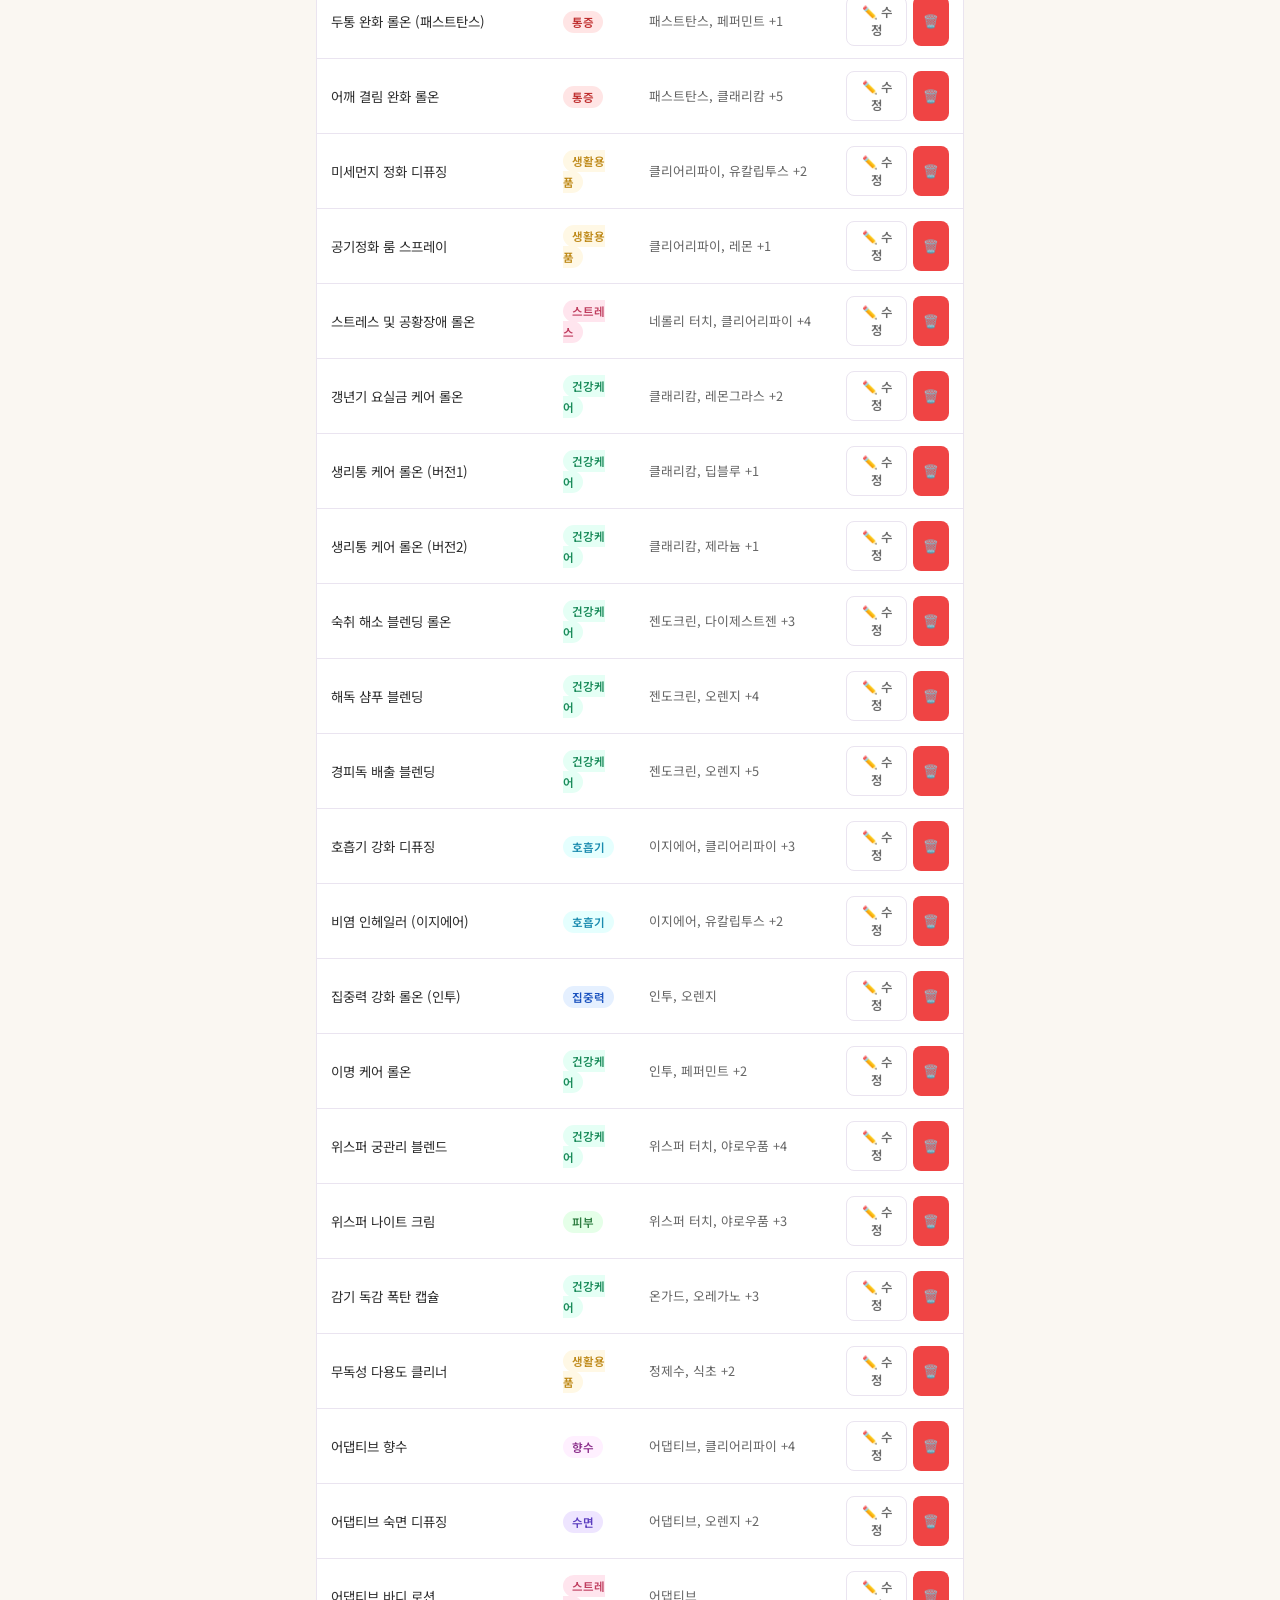
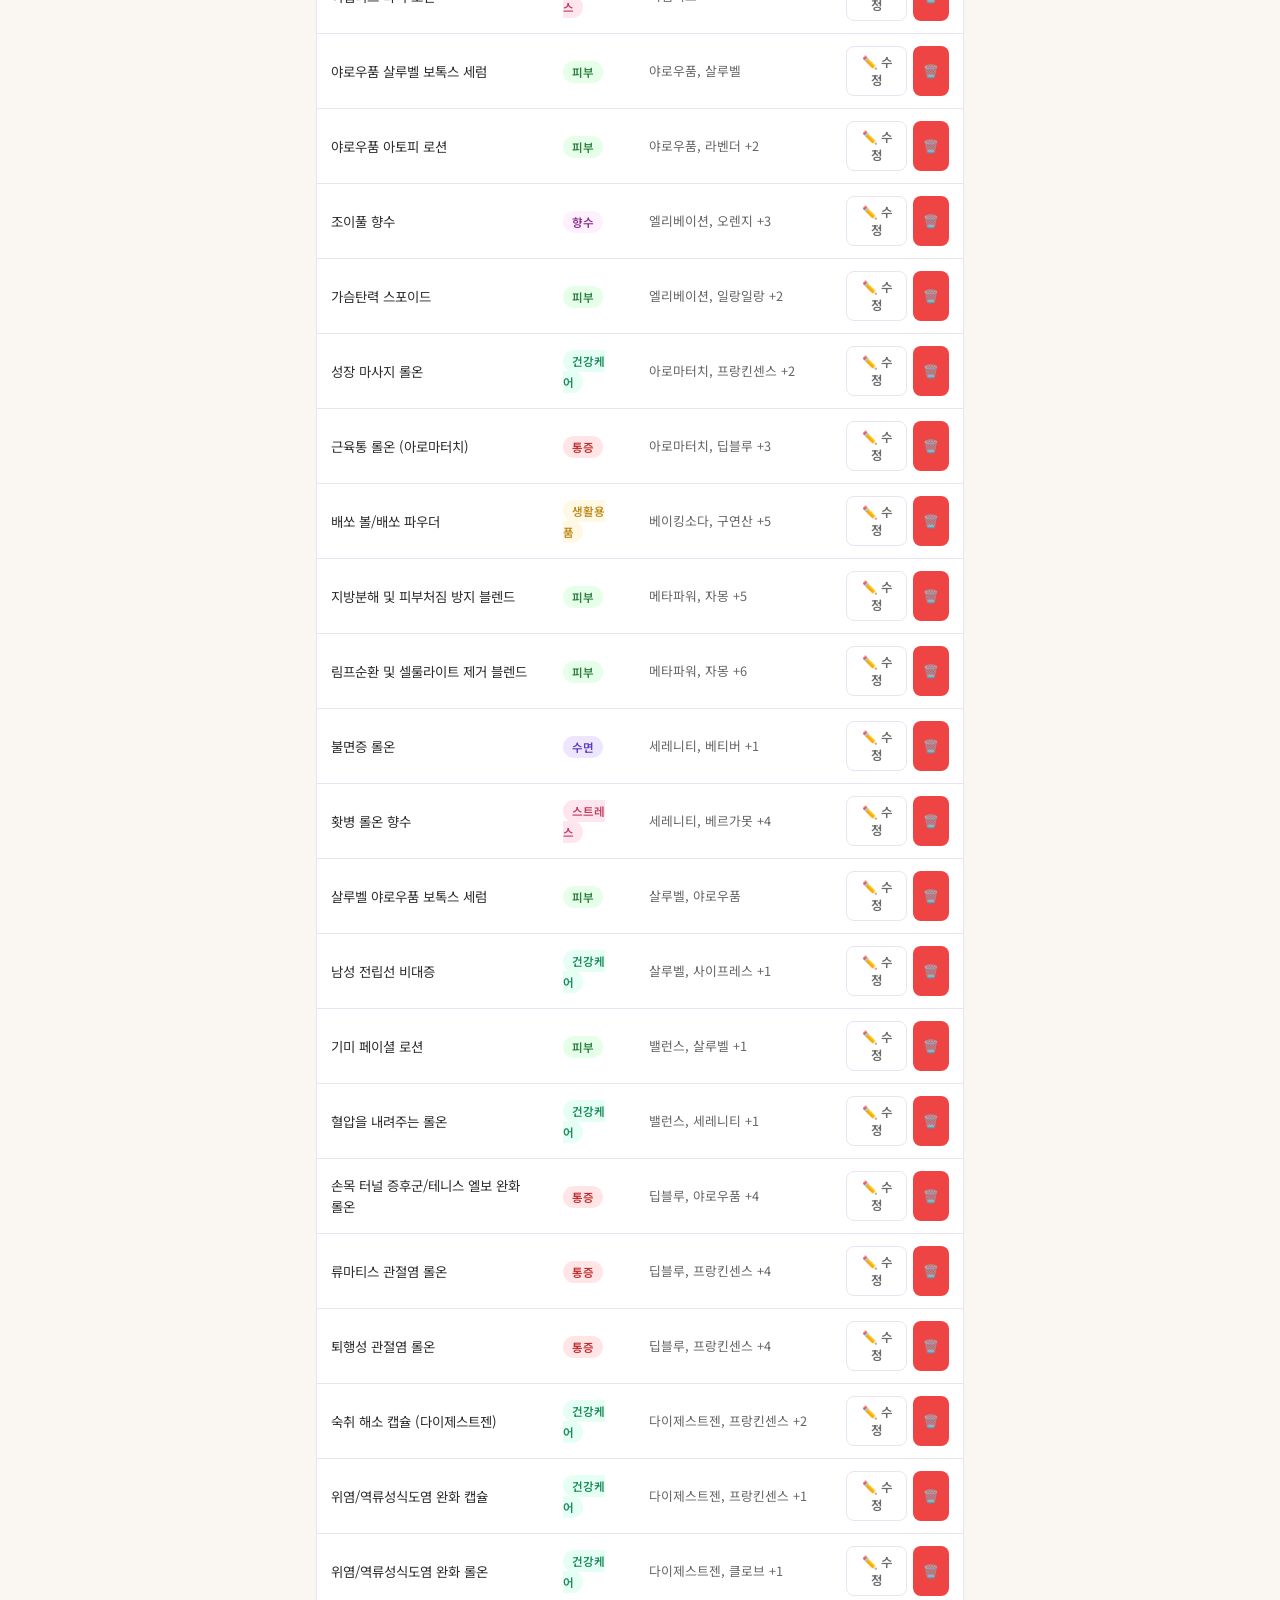
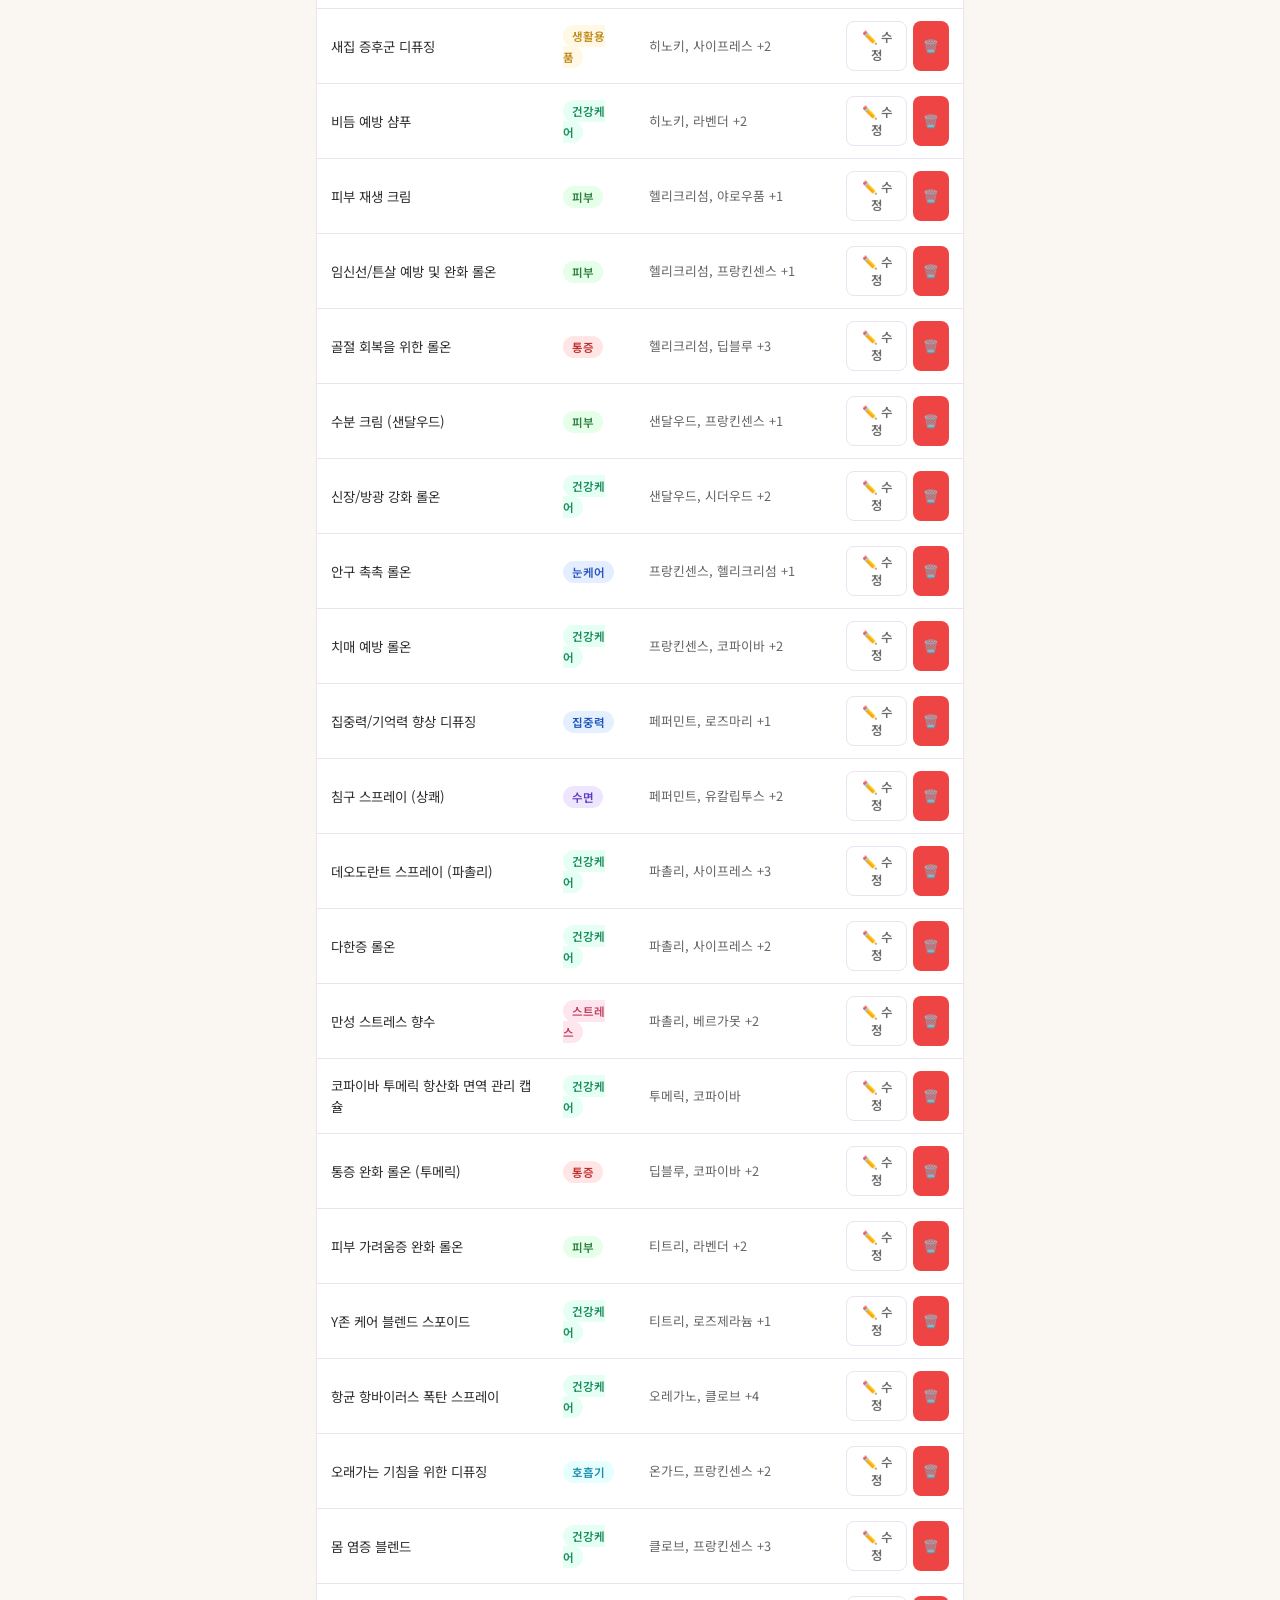
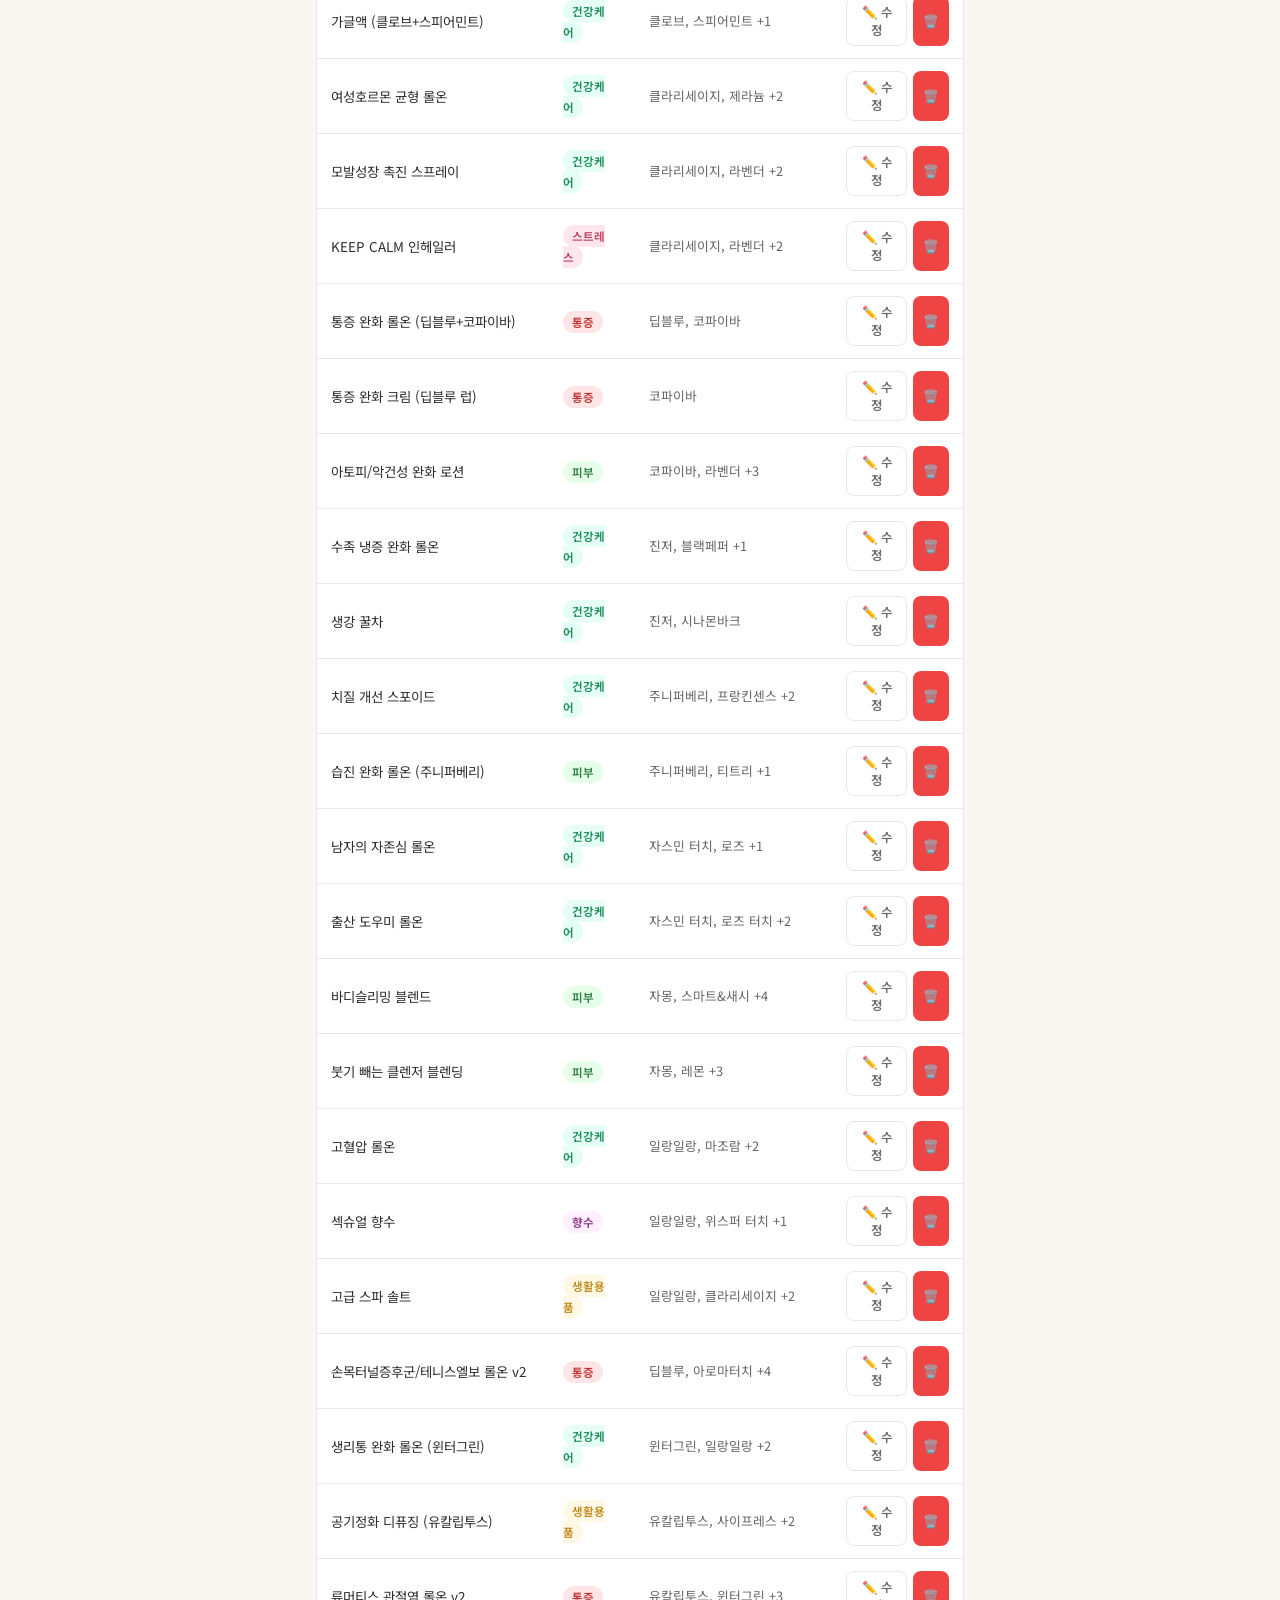
<file: admin.html>
<!DOCTYPE html>
<html lang="ko">
<head>
  <meta charset="UTF-8">
  <meta name="viewport" content="width=device-width, initial-scale=1.0">
  <meta name="theme-color" content="#4A4A8A">
  <meta name="apple-mobile-web-app-capable" content="yes">
  <title>관리자 - 아로마 레시피</title>
  <link rel="manifest" href="manifest.json">
  <link rel="apple-touch-icon" href="icons/icon-192.svg">
  <link rel="stylesheet" href="css/style.css">
  <script src="js/auth.js"></script>
  <script src="js/admin-auth.js"></script>
</head>
<body>

<!-- 상단 헤더 -->
<header class="top-header">
  <div class="header-inner">
    <a class="logo" href="index.html">
      <span class="logo-emoji">🌿</span>
      <span>아로마 레시피</span>
    </a>
    <button class="icon-btn" title="로그아웃" onclick="if(confirm('로그아웃 하시겠어요?')){localStorage.removeItem('aroma_auth');localStorage.removeItem('aroma_role');location.href='index.html';}">🔒</button>
  </div>
</header>

<!-- 히어로 -->
<section class="admin-hero">
  <h1>⚙️ 레시피 관리</h1>
  <p>레시피를 추가하고 관리하세요. 추가된 레시피는 이 기기에 저장됩니다.</p>
</section>

<!-- 메인 -->
<main class="main">

  <!-- 툴바 -->
  <div class="admin-toolbar">
    <h2 id="recipeCountLabel">레시피</h2>
    <div class="btn-group">
      <button class="btn btn-outline btn-sm" id="importBtn">📥 가져오기</button>
      <button class="btn btn-outline btn-sm" id="exportBtn">📤 내보내기</button>
      <button class="btn btn-primary" id="addBtn">+ 레시피 추가</button>
    </div>
  </div>

  <!-- 레시피 테이블 -->
  <div class="admin-table-wrap">
    <table class="admin-table">
      <thead>
        <tr>
          <th>레시피 이름</th>
          <th>카테고리</th>
          <th>주요 재료</th>
          <th>관리</th>
        </tr>
      </thead>
      <tbody id="adminTableBody">
        <tr><td colspan="4" style="text-align:center;padding:30px;color:#999">불러오는 중...</td></tr>
      </tbody>
    </table>
  </div>

  <!-- 안내 -->
  <div style="margin-top:16px;padding:14px;background:#F4F0FF;border-radius:10px;font-size:0.8rem;color:#5C5080;line-height:1.6">
    💡 <strong>내보내기 / 가져오기:</strong> 추가한 레시피를 JSON 파일로 저장하거나, 다른 기기에서 만든 레시피를 불러올 수 있습니다.
  </div>
</main>

<!-- 하단 네비게이션 -->

<!-- 레시피 추가/수정 모달 -->
<div class="modal-overlay" id="modalOverlay">
  <div class="modal">
    <div class="modal-header">
      <span class="modal-title" id="modalTitle">레시피 추가</span>
      <button class="modal-close" id="modalClose">✕</button>
    </div>

    <form id="recipeForm">
      <div class="form-group">
        <label>레시피 이름 *</label>
        <input type="text" id="fName" required placeholder="예: 숙면 라벤더 블렌드">
      </div>

      <div class="form-group">
        <label>카테고리 *</label>
        <select id="fCategory" required>
          <option value="수면">😴 수면</option>
          <option value="스트레스">🌸 스트레스</option>
          <option value="집중력">🧠 집중력</option>
          <option value="피부">✨ 피부</option>
          <option value="기분전환">☀️ 기분전환</option>
          <option value="호흡기">💨 호흡기</option>
          <option value="기타">기타</option>
        </select>
      </div>

      <div class="form-group">
        <label>설명</label>
        <textarea id="fDesc" placeholder="이 레시피의 특징과 효능을 간략히 설명하세요"></textarea>
      </div>

      <div class="form-group">
        <label>재료 (비율 합계 = 100%) *</label>
        <div class="ing-editor" id="ingEditor"></div>
        <button type="button" class="add-ing-btn" id="addIngBtn">+ 재료 추가</button>
        <span class="ratio-indicator" id="ratioIndicator"></span>
      </div>

      <div class="form-group">
        <label>기본 희석 농도 (%)</label>
        <select id="fDilution">
          <option value="0.5">0.5%</option>
          <option value="1">1%</option>
          <option value="2" selected>2%</option>
          <option value="3">3%</option>
          <option value="5">5%</option>
        </select>
      </div>

      <div class="form-group">
        <label>캐리어 오일</label>
        <input type="text" id="fCarrier" placeholder="예: 호호바 오일, 스위트 아몬드 오일">
      </div>

      <div class="form-group">
        <label>사용법 & 주의사항</label>
        <textarea id="fNotes" rows="4" placeholder="사용 방법, 주의사항, 보관 방법 등을 입력하세요"></textarea>
      </div>

      <div class="modal-footer">
        <button type="button" class="btn btn-outline" id="cancelBtn">취소</button>
        <button type="submit" class="btn btn-primary" id="saveBtn">저장</button>
      </div>
    </form>
  </div>
</div>

<!-- 숨겨진 파일 입력 -->
<input type="file" id="importInput" accept=".json" style="display:none">

<!-- 토스트 -->
<div class="toast" id="toast"></div>

<script src="js/recipes.js"></script>
<script src="js/db.js"></script>
<script src="js/admin.js"></script>
<script>if ('serviceWorker' in navigator) navigator.serviceWorker.register('./sw.js');</script>
</body>
</html>
</file>
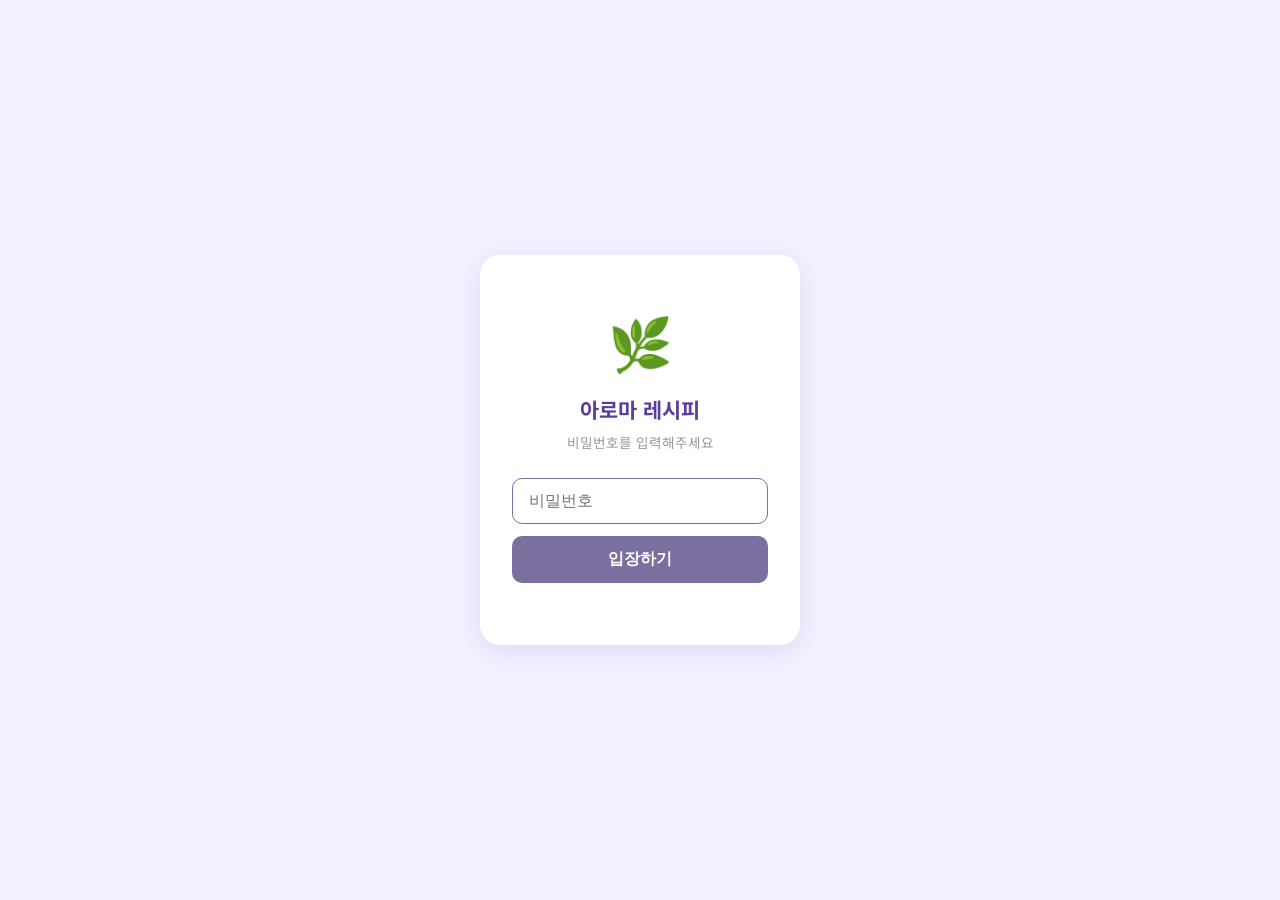
<file: favorites.html>
<!DOCTYPE html>
<html lang="ko">
<head>
  <meta charset="UTF-8">
  <meta name="viewport" content="width=device-width, initial-scale=1.0">
  <meta name="theme-color" content="#E84393">
  <meta name="apple-mobile-web-app-capable" content="yes">
  <title>즐겨찾기 - 아로마 레시피</title>
  <link rel="manifest" href="manifest.json">
  <link rel="apple-touch-icon" href="icons/icon-192.svg">
  <link rel="stylesheet" href="css/style.css">
  <script src="js/auth.js"></script>
</head>
<body>

<!-- 상단 헤더 -->
<header class="top-header">
  <div class="header-inner">
    <a class="logo" href="index.html">
      <span class="logo-emoji">🌿</span>
      <span>아로마 레시피</span>
    </a>
    <div class="header-actions">
      <a class="icon-btn" href="index.html" title="검색">🔍</a>
      <a class="icon-btn" href="admin.html" id="adminBtn" title="관리자 설정" style="display:none">⚙️</a>
      <button class="icon-btn" title="로그아웃" onclick="if(confirm('로그아웃 하시겠어요?')){localStorage.removeItem('aroma_auth');localStorage.removeItem('aroma_role');location.reload();}">🔒</button>
    </div>
  </div>
</header>

<!-- 히어로 -->
<section class="page-hero">
  <h1>❤️ 즐겨찾기</h1>
  <p>저장한 레시피를 빠르게 찾아보세요</p>
</section>

<!-- 메인 -->
<main class="main">
  <div class="recipe-grid" id="favGrid">
    <div class="loading">
      <div class="spinner" style="border-top-color: #E84393;"></div>
      <p>불러오는 중...</p>
    </div>
  </div>
</main>

<!-- 하단 네비게이션 -->

<!-- 토스트 -->
<div class="toast" id="toast"></div>

<script src="js/recipes.js"></script>
<script src="js/db.js"></script>
<script src="js/favorites.js"></script>
<script>
  if ('serviceWorker' in navigator) navigator.serviceWorker.register('./sw.js');
  if (localStorage.getItem('aroma_role') === 'admin') {
    document.getElementById('adminBtn').style.display = '';
  }
</script>
</body>
</html>
</file>
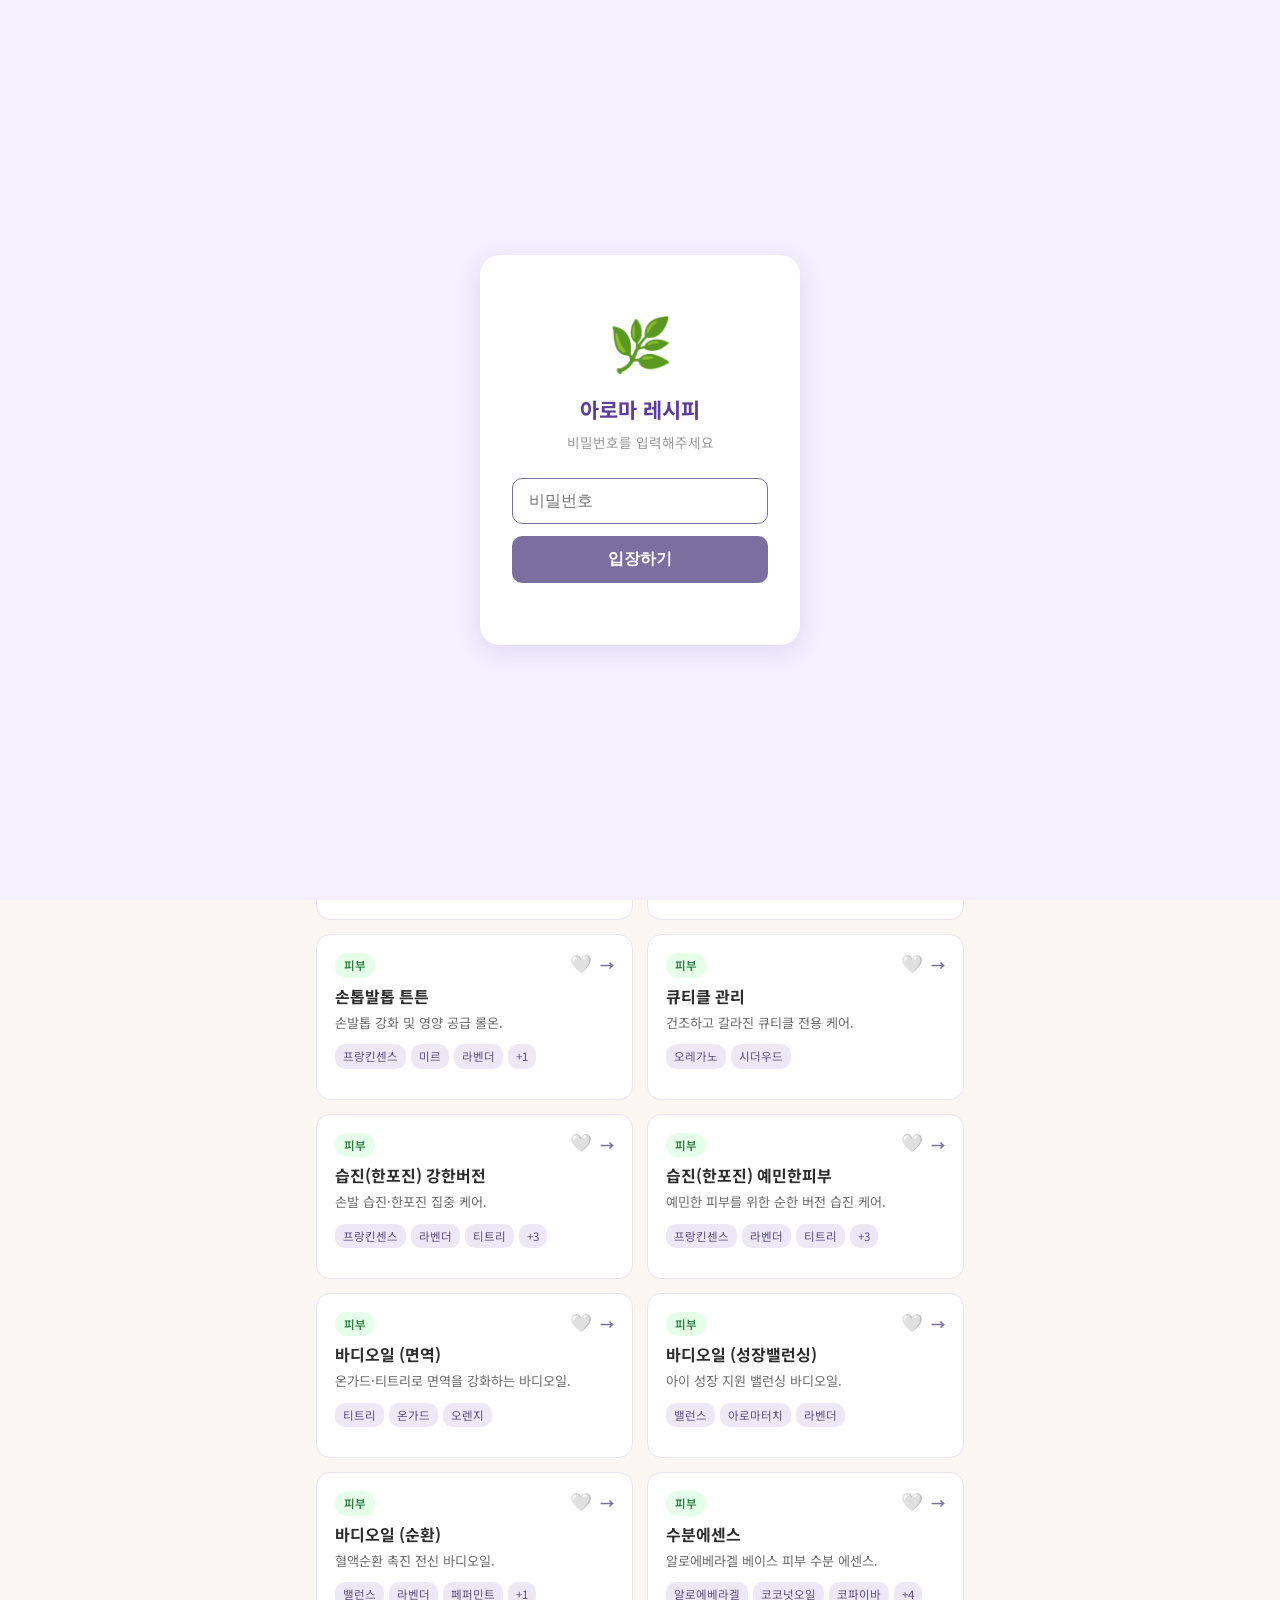
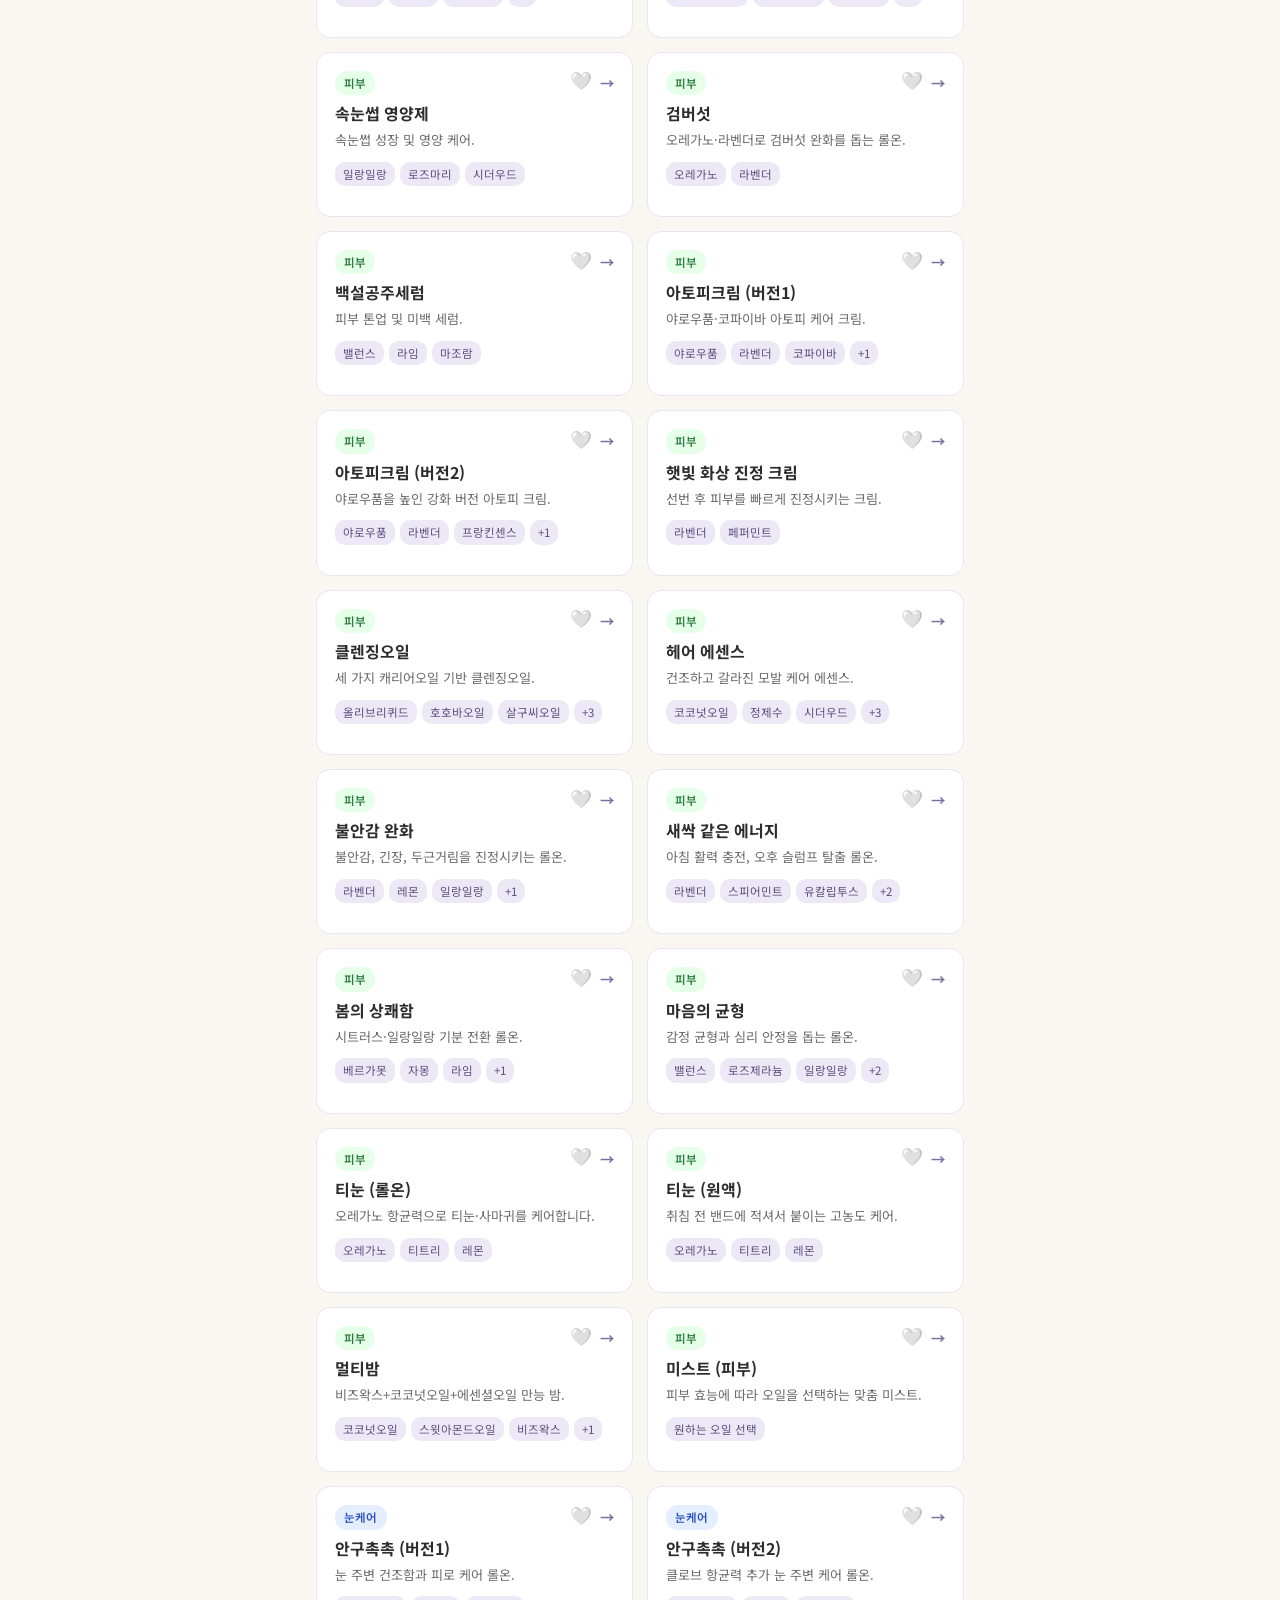
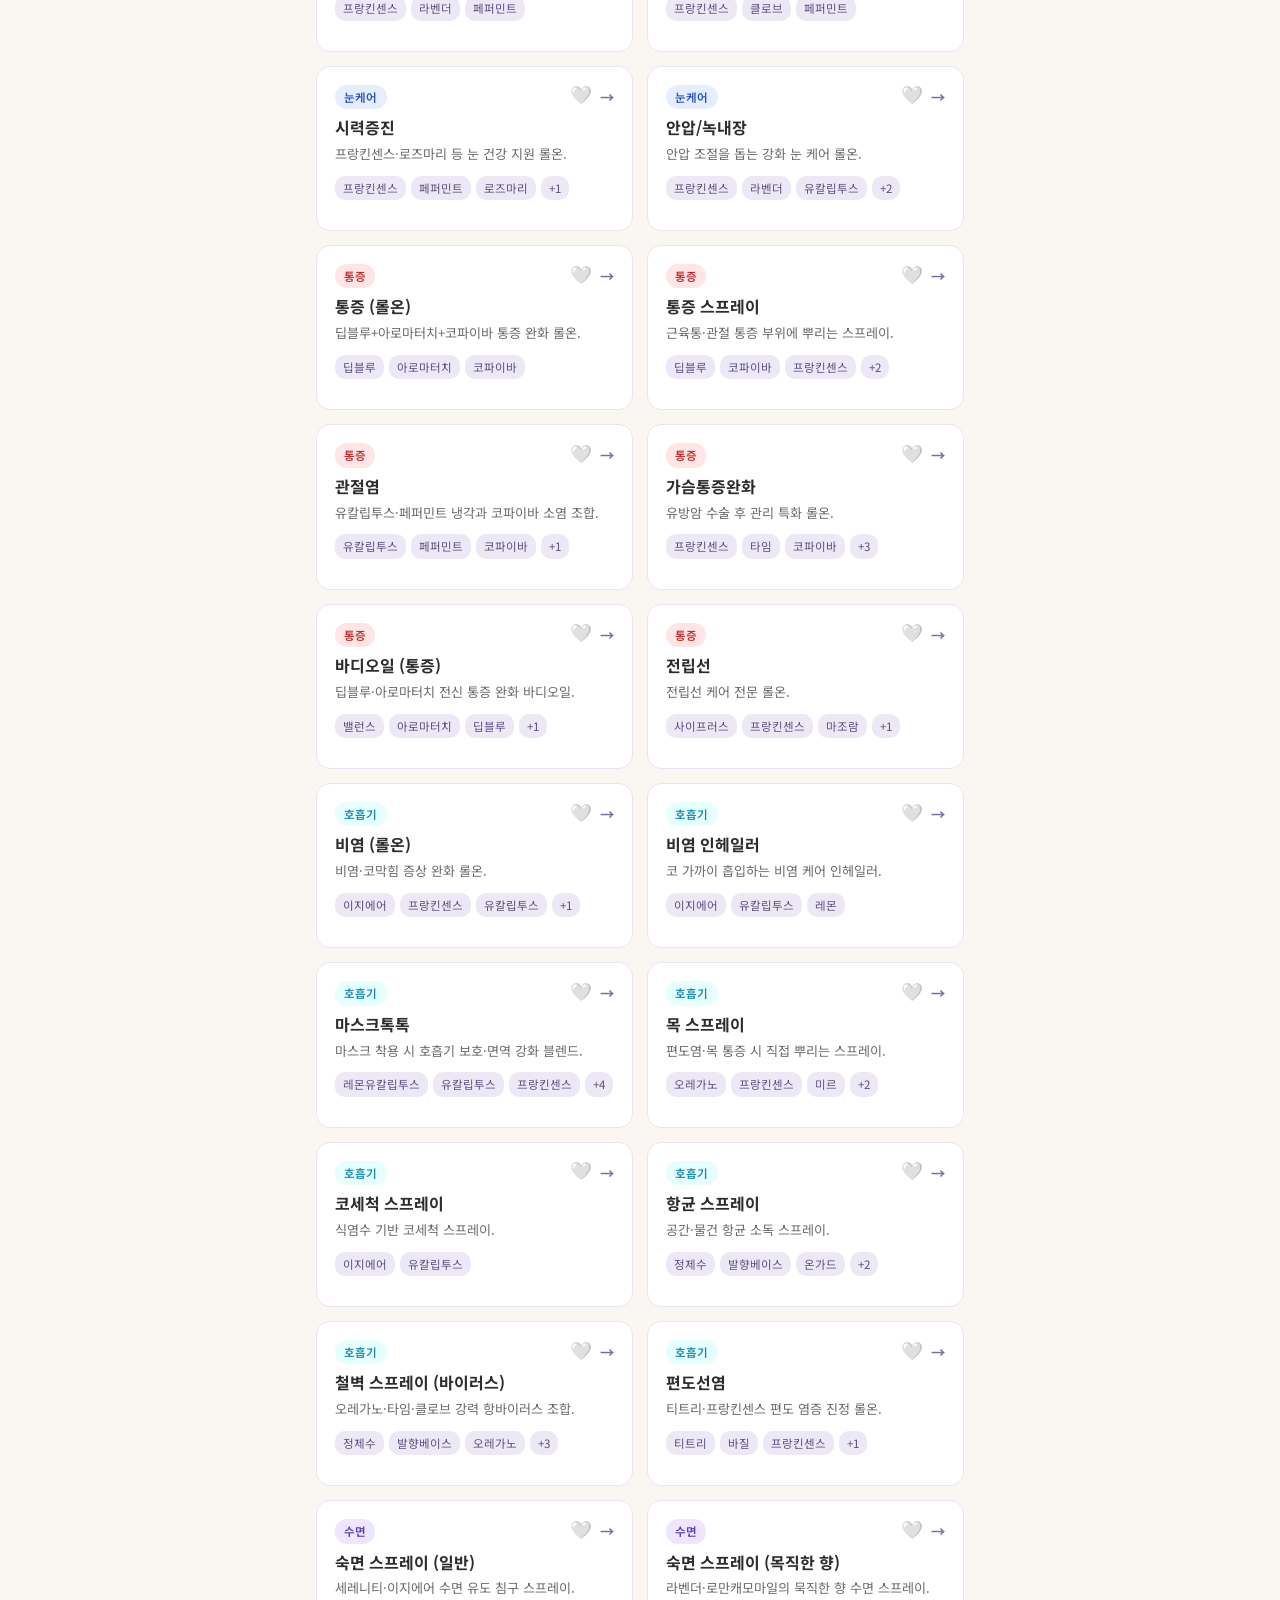
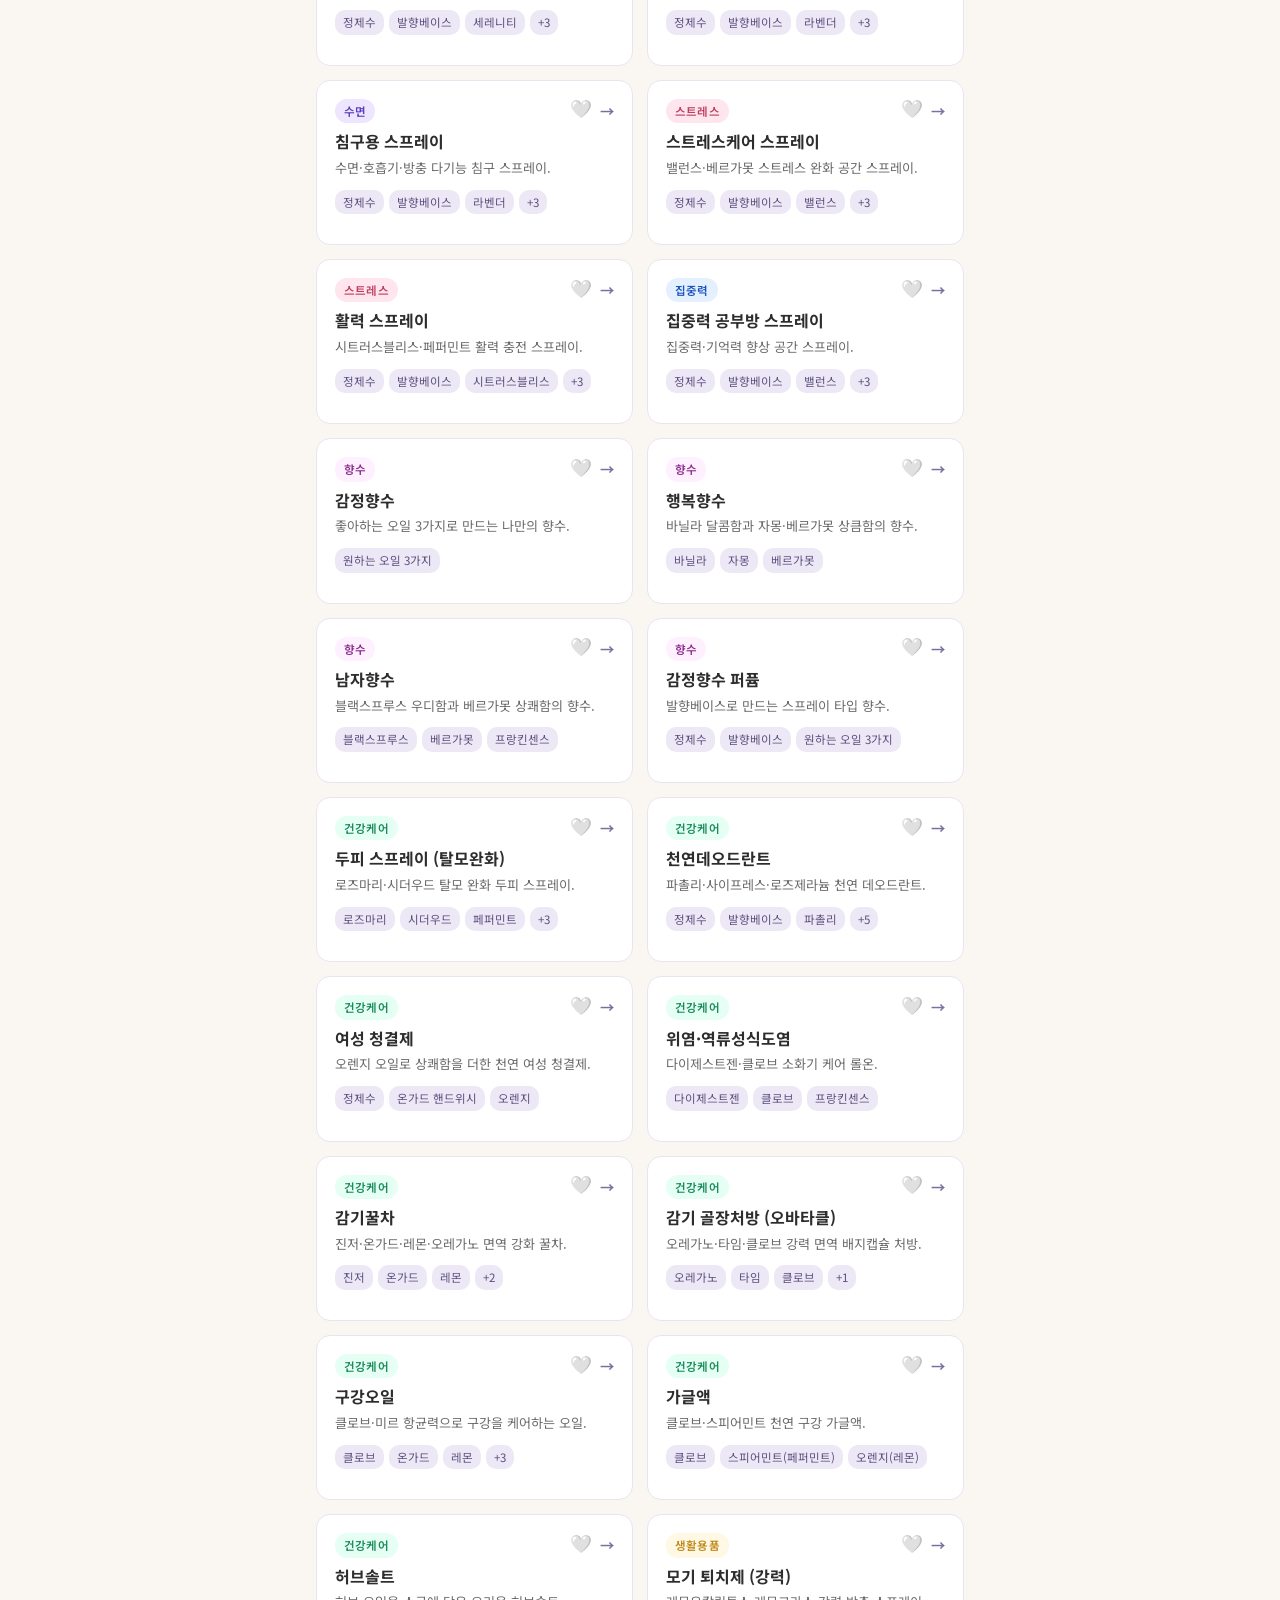
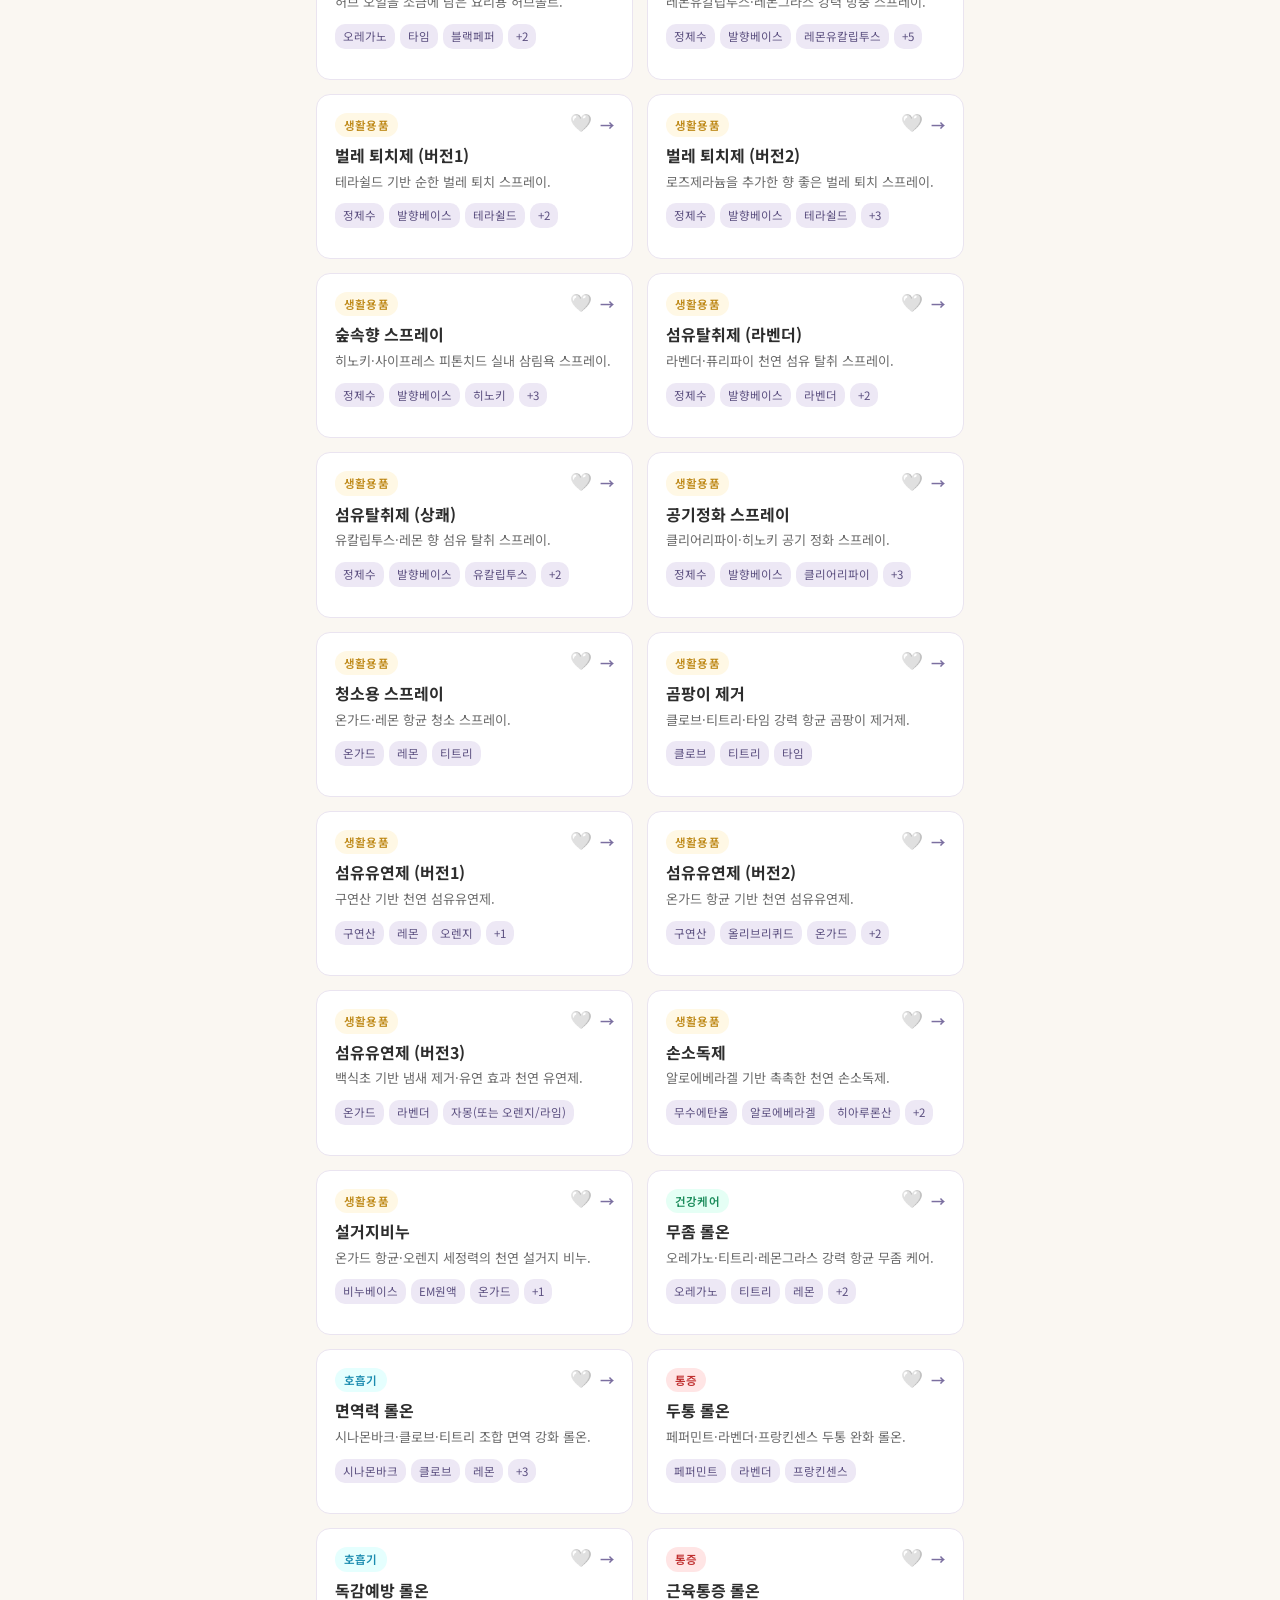
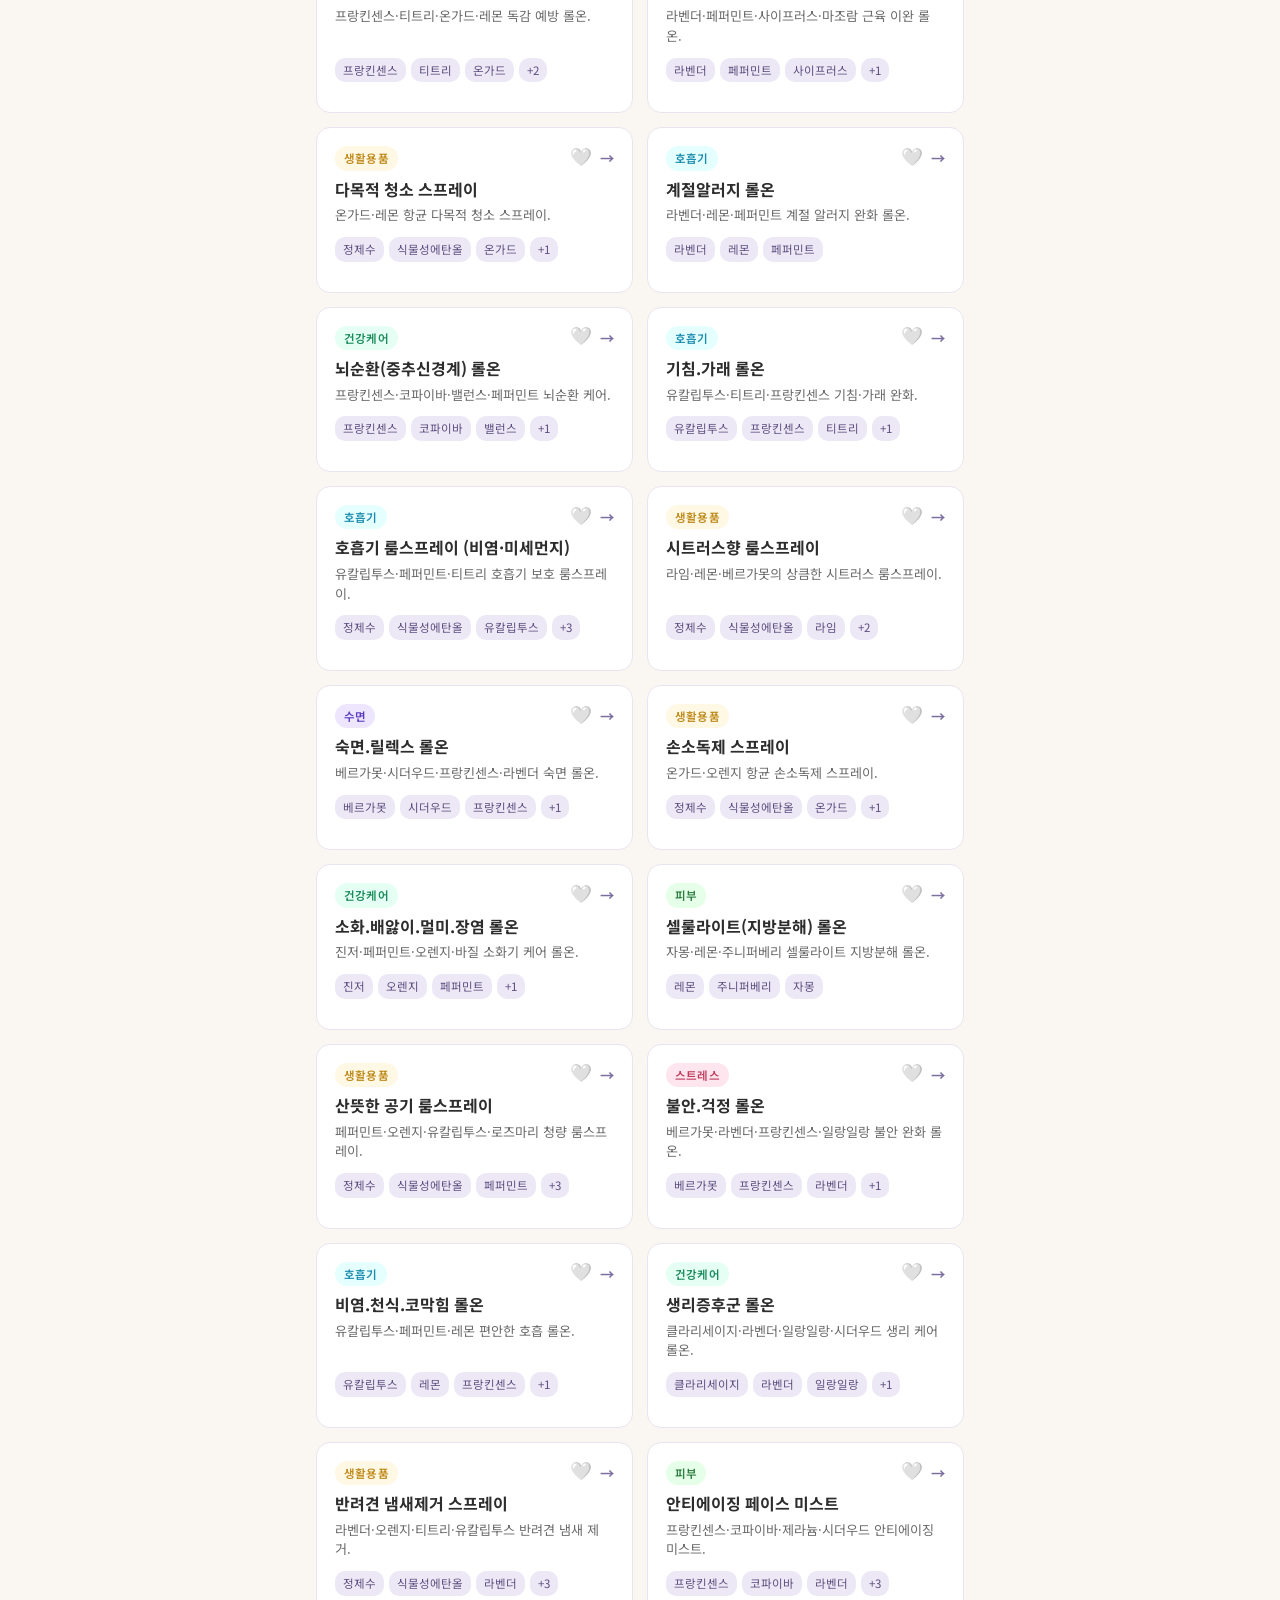
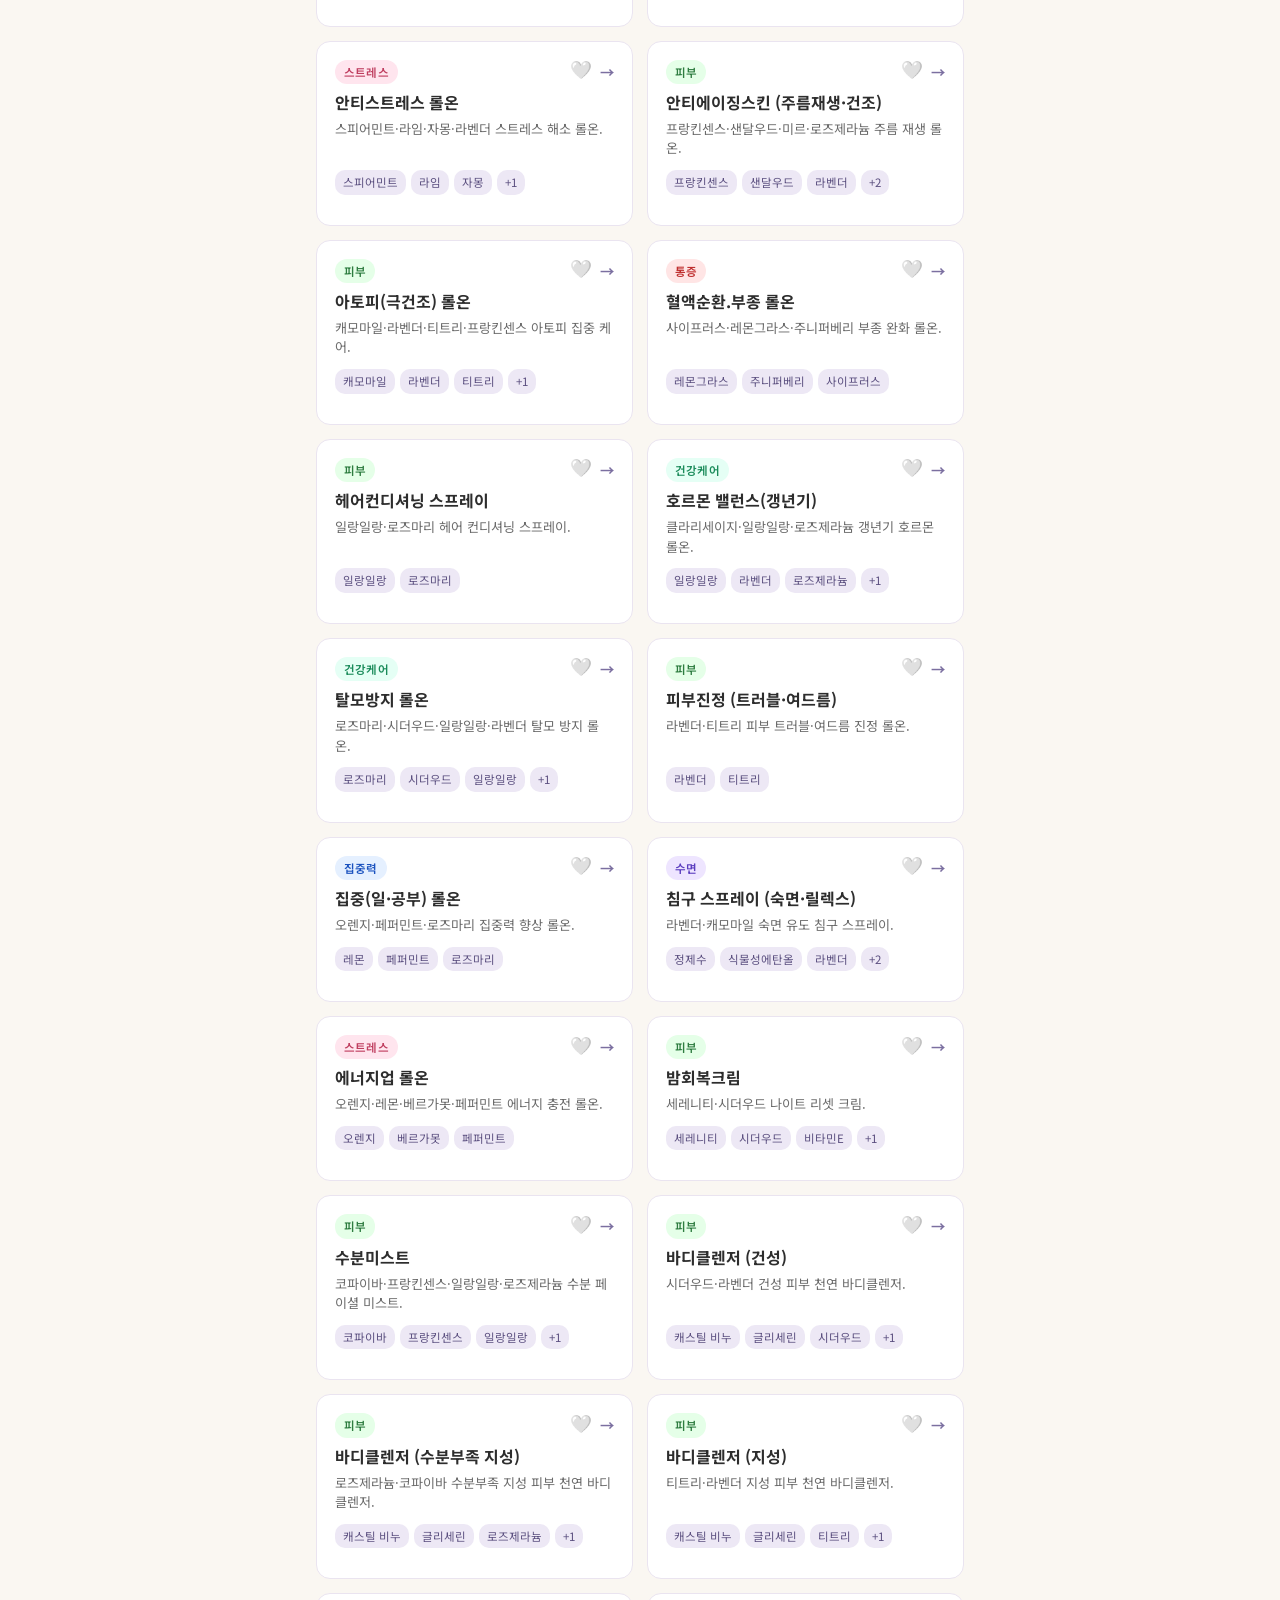
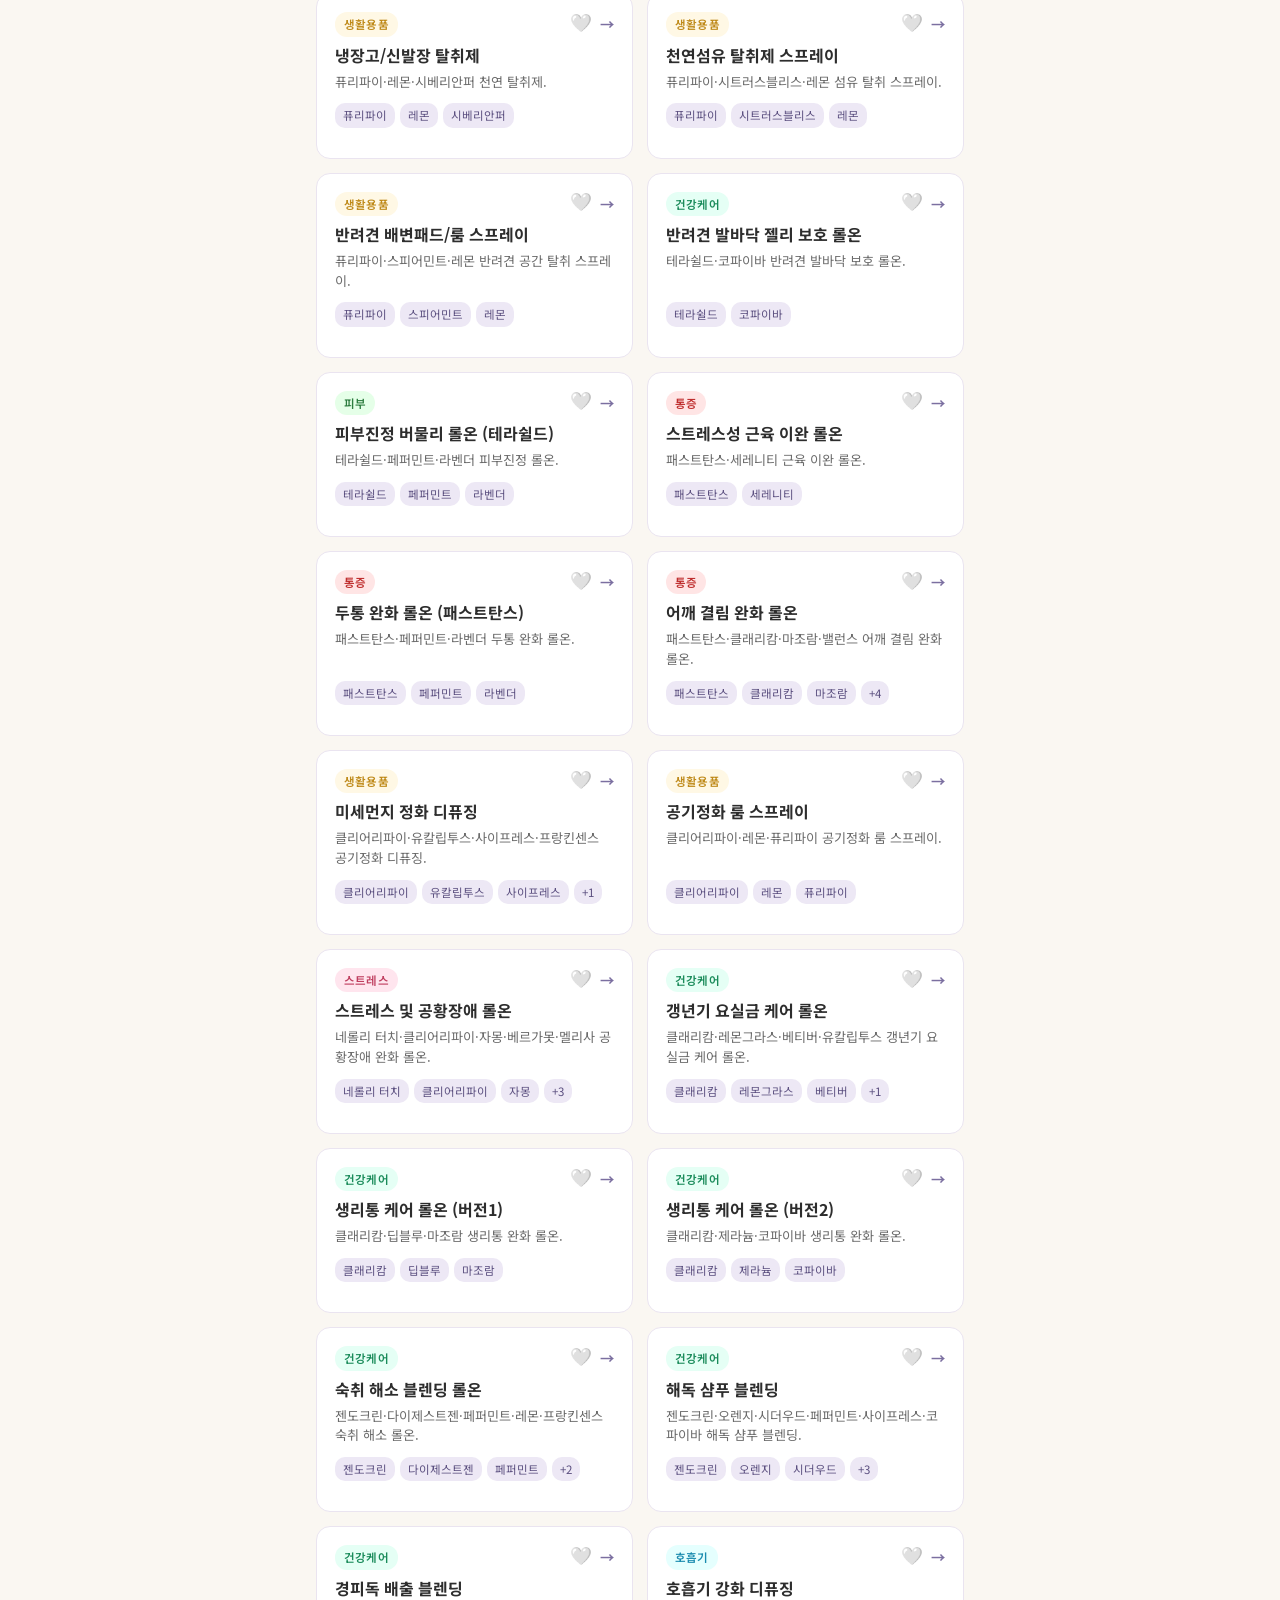
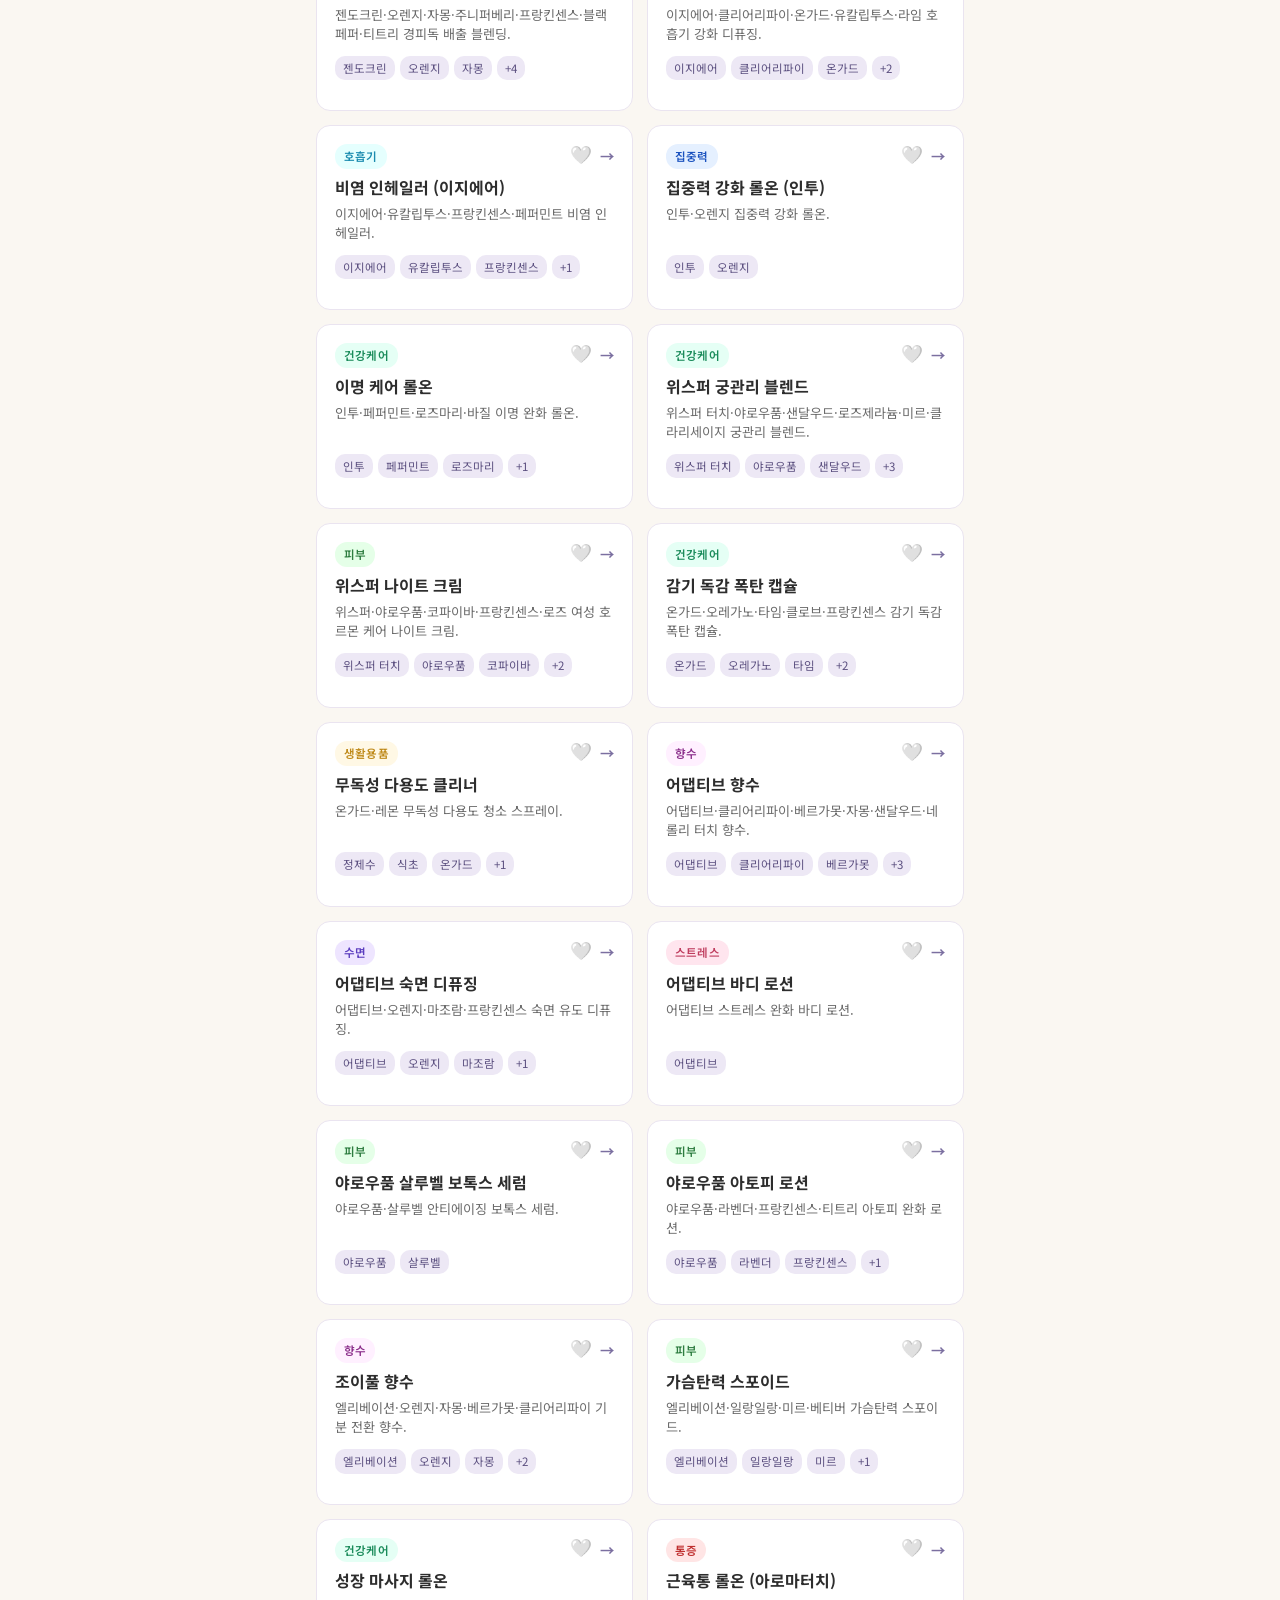
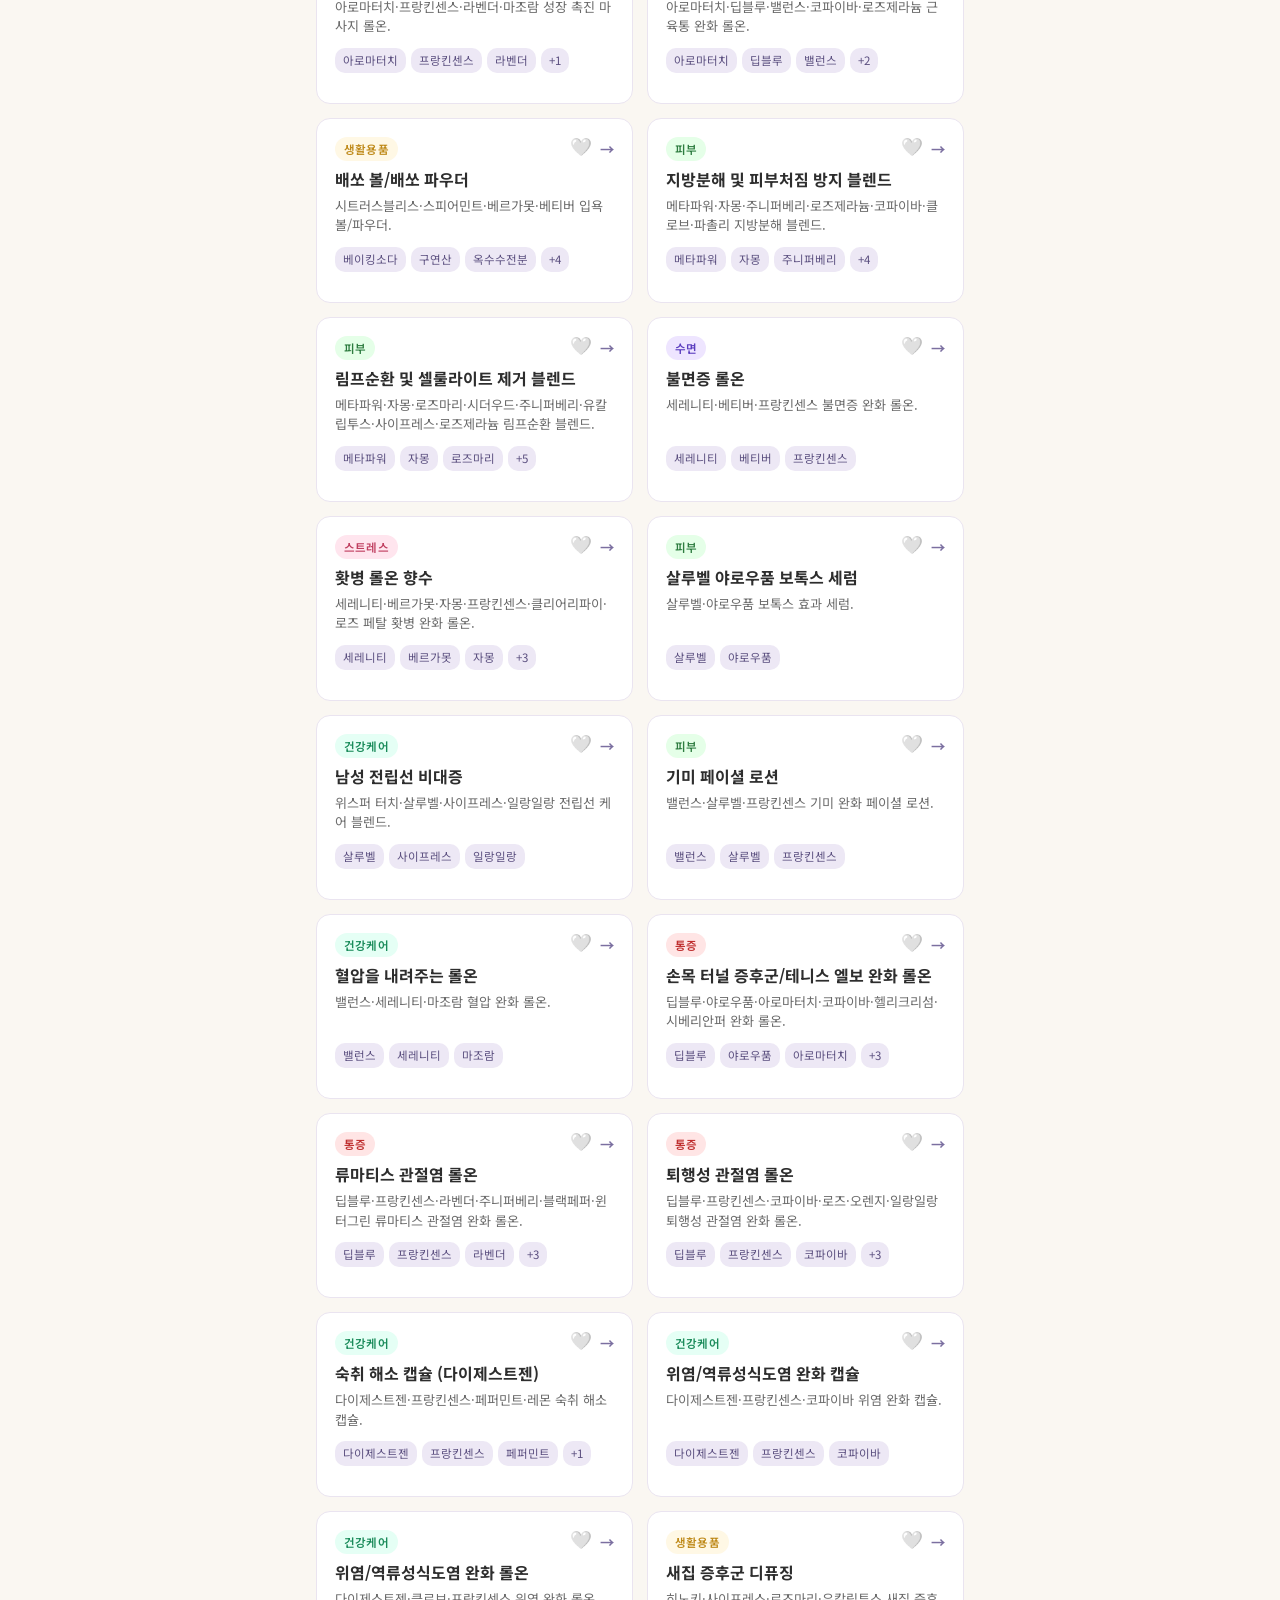
<file: recipe.html>
<!DOCTYPE html>
<html lang="ko">
<head>
  <meta charset="UTF-8">
  <meta name="viewport" content="width=device-width, initial-scale=1.0">
  <meta name="theme-color" content="#7B6FA0">
  <meta name="apple-mobile-web-app-capable" content="yes">
  <title>레시피 - 아로마 레시피</title>
  <link rel="manifest" href="manifest.json">
  <link rel="apple-touch-icon" href="icons/icon-192.svg">
  <link rel="stylesheet" href="css/style.css">
  <script src="js/auth.js"></script>
</head>
<body>

<header class="top-header">
  <div class="header-inner">
    <a class="logo" href="index.html">
      <span class="logo-emoji">🌿</span>
      <span>아로마 레시피</span>
    </a>
    <div class="header-actions">
      <a class="icon-btn" href="index.html" title="검색">🔍</a>
      <a class="icon-btn" href="favorites.html" title="즐겨찾기">❤️</a>
      <a class="icon-btn" href="admin.html" id="adminBtn" title="관리자 설정" style="display:none">⚙️</a>
      <button class="icon-btn" title="로그아웃" onclick="if(confirm('로그아웃 하시겠어요?')){localStorage.removeItem('aroma_auth');localStorage.removeItem('aroma_role');location.reload();}">🔒</button>
    </div>
  </div>
</header>

<div class="page-wrap">
  <a class="back-link" href="index.html" id="backBtn">← 목록으로</a>

  <div class="loading" id="loadingState">
    <div class="spinner"></div>
    <p>불러오는 중...</p>
  </div>

  <div id="recipeContent" style="display:none">

    <!-- 헤더 -->
    <div class="recipe-hero">
      <div class="recipe-hero-top">
        <span class="category-badge" id="detailCategory"></span>
        <button class="fav-btn-hero" id="favBtnHero">🤍</button>
      </div>
      <div class="recipe-title" id="detailName"></div>
      <div class="recipe-desc-hero" id="detailDesc"></div>
    </div>

    <!-- 재료 & 방울수 -->
    <div class="calculator">
      <div class="section-title">재료 & 방울수</div>
      <div class="presets presets-calc" id="volumePresets" style="margin-bottom:12px">
        <button class="preset" data-v="2">2ml</button>
        <button class="preset" data-v="3">3ml</button>
        <button class="preset" data-v="5">5ml</button>
        <button class="preset" data-v="10">10ml</button>
        <button class="preset" data-v="50">50ml</button>
        <button class="preset" data-v="100">100ml</button>
      </div>
      <div class="calc-summary" id="calcSummary"></div>
      <div class="result-table-wrap">
        <table class="result-table">
          <thead>
            <tr>
              <th>재료</th>
              <th style="width:80px">용량</th>
            </tr>
          </thead>
          <tbody id="calcBody"></tbody>
        </table>
      </div>
    </div>

    <!-- 재료 -->
    <div class="info-card">
      <div class="section-title">🌱 사용 재료</div>
      <ul class="ing-list" id="detailIngredients"></ul>
    </div>

    <!-- 사용법 & 주의사항 -->
    <div class="info-card" id="notesCard">
      <div class="section-title">📝 사용법 & 주의사항</div>
      <p class="notes-text" id="detailNotes"></p>
    </div>

  </div>
</div>


<div class="toast" id="toast"></div>

<script src="js/recipes.js"></script>
<script src="js/db.js"></script>
<script src="js/recipe.js"></script>
<script>
  if ('serviceWorker' in navigator) navigator.serviceWorker.register('./sw.js');
  if (localStorage.getItem('aroma_role') === 'admin') {
    document.getElementById('adminBtn').style.display = '';
  }
</script>
</body>
</html>
</file>
<file: css/style.css>
@import url('https://fonts.googleapis.com/css2?family=Noto+Sans+KR:wght@300;400;500;700&display=swap');

/* ── 변수 ─────────────────────────────────────── */
:root {
  --primary: #7B6FA0;
  --primary-light: #EDE8F5;
  --primary-dark: #5C5080;
  --secondary: #6B9E7B;
  --secondary-light: #E8F5EC;
  --bg: #FAF7F2;
  --surface: #FFFFFF;
  --text: #2D2D2D;
  --text-sub: #6B6B6B;
  --border: #EAE4F0;
  --shadow: 0 4px 16px rgba(123,111,160,0.12);
  --shadow-hover: 0 8px 28px rgba(123,111,160,0.22);
  --radius: 14px;
  --radius-sm: 8px;
  --nav-h: 64px;
  --bottom-nav-h: 64px;
  --transition: 0.2s ease;
}

/* ── 리셋 ─────────────────────────────────────── */
*, *::before, *::after { margin: 0; padding: 0; box-sizing: border-box; }

body {
  font-family: 'Noto Sans KR', -apple-system, BlinkMacSystemFont, sans-serif;
  background: var(--bg);
  color: var(--text);
  line-height: 1.6;
  min-height: 100vh;
  padding-bottom: calc(var(--bottom-nav-h) + env(safe-area-inset-bottom));
}

/* PWA standalone 모드 */
@media (display-mode: standalone) {
  body { padding-top: env(safe-area-inset-top); }
  .top-header { padding-top: env(safe-area-inset-top); height: calc(var(--nav-h) + env(safe-area-inset-top)); }
  .bottom-nav { padding-bottom: env(safe-area-inset-bottom); height: calc(var(--bottom-nav-h) + env(safe-area-inset-bottom)); }
}

/* ── 상단 헤더 ────────────────────────────────── */
.top-header {
  background: var(--surface);
  border-bottom: 1px solid var(--border);
  position: sticky;
  top: 0;
  z-index: 100;
  height: var(--nav-h);
  display: flex;
  align-items: center;
}

.header-inner {
  max-width: 680px;
  margin: 0 auto;
  padding: 0 16px;
  width: 100%;
  display: flex;
  align-items: center;
  justify-content: space-between;
}

.logo {
  display: flex;
  align-items: center;
  gap: 8px;
  text-decoration: none;
  color: var(--primary);
  font-weight: 700;
  font-size: 1.05rem;
  letter-spacing: -0.01em;
}

.logo-emoji { font-size: 1.3rem; }

.header-actions { display: flex; gap: 8px; }

.icon-btn {
  background: none;
  border: none;
  cursor: pointer;
  font-size: 1.2rem;
  padding: 6px;
  border-radius: 8px;
  transition: background var(--transition);
  color: var(--text-sub);
  text-decoration: none;
  display: flex;
  align-items: center;
  justify-content: center;
  position: relative;
}

.icon-btn:hover { background: var(--primary-light); }
.icon-btn.active { color: var(--primary); }

.fav-badge {
  position: absolute;
  top: 2px;
  right: 2px;
  background: var(--primary);
  color: white;
  font-size: 0.6rem;
  font-weight: 700;
  min-width: 14px;
  height: 14px;
  border-radius: 7px;
  display: flex;
  align-items: center;
  justify-content: center;
  padding: 0 3px;
  display: none;
}

/* ── 하단 내비게이션 ───────────────────────────── */
.bottom-nav {
  position: fixed;
  bottom: 0;
  left: 0;
  right: 0;
  height: var(--bottom-nav-h);
  background: var(--surface);
  border-top: 1px solid var(--border);
  display: flex;
  z-index: 100;
}

.nav-tab {
  flex: 1;
  display: flex;
  flex-direction: column;
  align-items: center;
  justify-content: center;
  gap: 3px;
  text-decoration: none;
  color: var(--text-sub);
  font-size: 0.7rem;
  font-weight: 500;
  transition: color var(--transition);
  border: none;
  background: none;
  cursor: pointer;
  padding: 8px 0;
  font-family: inherit;
}

.nav-tab .nav-icon { font-size: 1.3rem; line-height: 1; }
.nav-tab:hover { color: var(--primary); }
.nav-tab.active { color: var(--primary); }
.nav-tab.active .nav-icon { transform: scale(1.1); }

/* ── 메인 콘텐츠 영역 ─────────────────────────── */
.main {
  max-width: 680px;
  margin: 0 auto;
  padding: 20px 16px;
}

/* ── 히어로 / 검색 ───────────────────────────── */
.hero {
  background: linear-gradient(135deg, var(--primary) 0%, #9B8BBF 100%);
  padding: 16px 16px 20px;
  text-align: center;
  color: white;
}

.hero h1 {
  font-size: 1.4rem;
  font-weight: 700;
  margin-bottom: 4px;
  letter-spacing: -0.02em;
}

.hero p { font-size: 0.875rem; opacity: 0.85; margin-bottom: 20px; }

.search-wrap {
  max-width: 500px;
  margin: 0 auto;
  position: relative;
}

.search-input {
  width: 100%;
  padding: 13px 48px 13px 18px;
  border: none;
  border-radius: 50px;
  font-size: 0.95rem;
  font-family: inherit;
  background: white;
  color: var(--text);
  outline: none;
  box-shadow: 0 4px 16px rgba(0,0,0,0.15);
}

.search-input::placeholder { color: #AAA; }

.search-clear {
  position: absolute;
  right: 12px;
  top: 50%;
  transform: translateY(-50%);
  background: none;
  border: none;
  font-size: 1rem;
  cursor: pointer;
  color: #AAA;
  padding: 4px;
  display: none;
}

.search-clear.visible { display: block; }

/* ── 필터 칩 ──────────────────────────────────── */
.filter-bar {
  display: flex;
  flex-wrap: wrap;
  gap: 8px;
  padding: 12px 0 8px;
}
.filter-break {
  flex-basis: 100%;
  height: 0;
}

.chip {
  padding: 6px 14px;
  border-radius: 20px;
  border: 1.5px solid var(--border);
  background: var(--surface);
  color: var(--text-sub);
  cursor: pointer;
  font-size: 0.82rem;
  font-family: inherit;
  font-weight: 400;
  transition: all var(--transition);
  white-space: nowrap;
}

.chip:hover { border-color: var(--primary); color: var(--primary); }
.chip.active { background: var(--primary); border-color: var(--primary); color: white; font-weight: 600; }

/* ── 결과 헤더 ────────────────────────────────── */
.results-header {
  display: flex;
  justify-content: space-between;
  align-items: center;
  margin-bottom: 14px;
}

.results-count { font-size: 0.82rem; color: var(--text-sub); }

/* ── 레시피 그리드 ───────────────────────────── */
.recipe-grid {
  display: grid;
  grid-template-columns: repeat(auto-fill, minmax(280px, 1fr));
  gap: 14px;
}

/* ── 레시피 카드 ─────────────────────────────── */
.recipe-card {
  background: var(--surface);
  border-radius: var(--radius);
  padding: 18px;
  border: 1px solid var(--border);
  cursor: pointer;
  transition: all var(--transition);
  text-decoration: none;
  color: inherit;
  display: flex;
  flex-direction: column;
}

.recipe-card:hover { transform: translateY(-3px); box-shadow: var(--shadow-hover); border-color: transparent; }

.card-top { display: flex; justify-content: space-between; align-items: flex-start; margin-bottom: 8px; }

.category-badge {
  font-size: 0.72rem;
  padding: 3px 9px;
  border-radius: 12px;
  font-weight: 600;
  letter-spacing: 0.02em;
}

.cat-피부     { background: #E5FFE8; color: #2E7D40; }
.cat-눈케어   { background: #E5EEFF; color: #2952BF; }
.cat-통증     { background: #FFE5E5; color: #BF2E2E; }
.cat-호흡기   { background: #E5FFFE; color: #1A8BAF; }
.cat-수면     { background: #EEE5FF; color: #5B3DBF; }
.cat-스트레스  { background: #FFE5EE; color: #BF3D5E; }
.cat-집중력   { background: #E5F0FF; color: #1A52BF; }
.cat-향수     { background: #FFF0FF; color: #8B2E8B; }
.cat-생활용품  { background: #FFF8E5; color: #BF8A1A; }
.cat-건강케어  { background: #E5FFF5; color: #1A8B5A; }
.cat-기타     { background: #F0F0F0; color: #555; }

.fav-btn-card {
  background: none;
  border: none;
  font-size: 1.1rem;
  cursor: pointer;
  padding: 2px;
  line-height: 1;
  color: #CCC;
  transition: color var(--transition), transform var(--transition);
}

.fav-btn-card.active { color: #FF6B8A; }
.fav-btn-card:hover { transform: scale(1.2); }

.card-name {
  font-size: 1rem;
  font-weight: 700;
  margin-bottom: 6px;
  color: var(--text);
  line-height: 1.3;
}

.card-desc {
  font-size: 0.82rem;
  color: var(--text-sub);
  line-height: 1.5;
  margin-bottom: 12px;
  flex: 1;
  display: -webkit-box;
  -webkit-line-clamp: 2;
  -webkit-box-orient: vertical;
  overflow: hidden;
}

.card-ingredients {
  display: flex;
  flex-wrap: wrap;
  gap: 5px;
  margin-bottom: 12px;
}

.ing-tag {
  font-size: 0.72rem;
  padding: 3px 8px;
  background: var(--primary-light);
  color: var(--primary-dark);
  border-radius: 10px;
}

.card-actions { display: flex; align-items: center; gap: 6px; }
.more-arrow { color: var(--primary); font-size: 0.9rem; font-weight: 700; }

/* ── 빈 상태 ──────────────────────────────────── */
.empty-state {
  text-align: center;
  padding: 60px 16px;
  color: var(--text-sub);
  grid-column: 1 / -1;
}

.empty-state .ei { font-size: 3rem; margin-bottom: 12px; }
.empty-state h3 { font-size: 1rem; font-weight: 600; color: var(--text); margin-bottom: 6px; }
.empty-state p { font-size: 0.875rem; }

/* ── 로딩 ─────────────────────────────────────── */
.loading { text-align: center; padding: 60px 16px; color: var(--text-sub); grid-column: 1/-1; }
.spinner { width: 36px; height: 36px; border: 3px solid var(--border); border-top-color: var(--primary); border-radius: 50%; animation: spin 0.8s linear infinite; margin: 0 auto 12px; }
@keyframes spin { to { transform: rotate(360deg); } }

/* ── 레시피 상세 ─────────────────────────────── */
.page-wrap { max-width: 680px; margin: 0 auto; padding: 16px 16px 32px; }

.back-link {
  display: inline-flex;
  align-items: center;
  gap: 6px;
  color: var(--text-sub);
  text-decoration: none;
  font-size: 0.85rem;
  margin-bottom: 18px;
  transition: color var(--transition);
}

.back-link:hover { color: var(--primary); }

.recipe-hero {
  background: linear-gradient(135deg, var(--primary) 0%, #9B8BBF 100%);
  border-radius: var(--radius);
  padding: 24px;
  color: white;
  margin-bottom: 16px;
  position: relative;
}

.recipe-hero-top {
  display: flex;
  justify-content: space-between;
  align-items: flex-start;
  margin-bottom: 10px;
}

.recipe-title { font-size: 1.4rem; font-weight: 700; letter-spacing: -0.02em; line-height: 1.3; margin-bottom: 8px; }
.recipe-desc-hero { font-size: 0.875rem; opacity: 0.9; line-height: 1.7; white-space: pre-line; }

.fav-btn-hero {
  background: rgba(255,255,255,0.2);
  border: none;
  color: white;
  font-size: 1.2rem;
  width: 38px;
  height: 38px;
  border-radius: 50%;
  cursor: pointer;
  display: flex;
  align-items: center;
  justify-content: center;
  flex-shrink: 0;
  transition: background var(--transition), transform var(--transition);
}

.fav-btn-hero:hover { background: rgba(255,255,255,0.3); transform: scale(1.1); }
.fav-btn-hero.active { background: rgba(255,107,138,0.4); }

/* ── 용량 계산기 ─────────────────────────────── */
.calculator {
  background: var(--surface);
  border-radius: var(--radius);
  border: 1.5px solid var(--border);
  padding: 20px;
  margin-bottom: 16px;
}

.section-title {
  font-size: 0.95rem;
  font-weight: 700;
  color: var(--text);
  margin-bottom: 16px;
  display: flex;
  align-items: center;
  gap: 8px;
}

.calc-row {
  display: grid;
  grid-template-columns: 1fr 1fr;
  gap: 12px;
  margin-bottom: 16px;
}

.calc-group label {
  display: block;
  font-size: 0.75rem;
  font-weight: 600;
  color: var(--text-sub);
  text-transform: uppercase;
  letter-spacing: 0.05em;
  margin-bottom: 6px;
}

.presets { display: flex; gap: 6px; flex-wrap: wrap; margin-bottom: 8px; }

.preset {
  padding: 5px 10px;
  border: 1.5px solid var(--border);
  border-radius: 16px;
  background: transparent;
  color: var(--text-sub);
  cursor: pointer;
  font-size: 0.78rem;
  font-family: inherit;
  transition: all var(--transition);
}

.preset:hover { border-color: var(--primary); color: var(--primary); }
.preset.active { background: var(--primary); border-color: var(--primary); color: white; }

.presets-calc { flex-wrap: nowrap; gap: 4px; }
.presets-calc .preset { padding: 5px 8px; font-size: 0.72rem; flex-shrink: 0; }

.form-control {
  width: 100%;
  padding: 9px 12px;
  border: 1.5px solid var(--border);
  border-radius: var(--radius-sm);
  font-size: 0.95rem;
  font-family: inherit;
  background: var(--bg);
  color: var(--text);
  outline: none;
  transition: border-color var(--transition);
}

.form-control:focus { border-color: var(--primary); background: white; }

select.form-control { cursor: pointer; }

.calc-summary {
  text-align: center;
  font-size: 0.78rem;
  color: var(--primary-dark);
  background: var(--primary-light);
  padding: 8px 12px;
  border-radius: var(--radius-sm);
  margin-bottom: 14px;
  font-weight: 500;
}

/* ── 계산 결과 테이블 ────────────────────────── */
.result-table-wrap { border-radius: var(--radius-sm); overflow: hidden; border: 1px solid var(--border); }

.result-table { width: 100%; border-collapse: collapse; font-size: 0.84rem; }

.result-table th {
  background: var(--primary);
  color: white;
  padding: 9px 12px;
  text-align: left;
  font-size: 0.75rem;
  font-weight: 600;
  letter-spacing: 0.02em;
}

.result-table td { padding: 9px 12px; border-bottom: 1px solid var(--border); }
.result-table tr:last-child td { border-bottom: none; }
.result-table tr:nth-child(even) td { background: #FAFAFA; }

.row-total td { background: var(--primary-light) !important; font-weight: 700; color: var(--primary-dark); }
.row-carrier td { background: var(--secondary-light) !important; font-weight: 600; color: #2E7D40; }

.drops-val { font-weight: 700; color: var(--primary); }

/* ── 정보 섹션 카드 ──────────────────────────── */
.info-card {
  background: var(--surface);
  border-radius: var(--radius);
  border: 1px solid var(--border);
  padding: 20px;
  margin-bottom: 16px;
}

.info-card .section-title { margin-bottom: 14px; padding-bottom: 12px; border-bottom: 1px solid var(--border); }

.ing-list { list-style: none; }

.ing-item {
  display: flex;
  justify-content: space-between;
  align-items: center;
  padding: 9px 0;
  border-bottom: 1px solid var(--border);
}

.ing-item:last-child { border-bottom: none; }
.ing-name { font-weight: 500; font-size: 0.9rem; }

.ing-ratio {
  font-size: 0.8rem;
  font-weight: 700;
  color: var(--primary);
  background: var(--primary-light);
  padding: 2px 9px;
  border-radius: 12px;
}

.ing-keyword {
  font-size: 0.75rem;
  color: var(--text-sub);
  background: #F5F5F5;
  padding: 2px 9px;
  border-radius: 12px;
  max-width: 55%;
  text-align: right;
}

.carrier-info {
  font-size: 0.9rem;
  color: var(--text-sub);
  display: flex;
  align-items: center;
  gap: 6px;
}

.notes-text { font-size: 0.875rem; color: var(--text-sub); line-height: 1.7; white-space: pre-line; }

/* ── 즐겨찾기 페이지 ─────────────────────────── */
.page-hero {
  background: linear-gradient(135deg, #E84393 0%, #FF6B8A 100%);
  padding: 28px 16px;
  text-align: center;
  color: white;
  margin-bottom: 0;
}

.page-hero h1 { font-size: 1.4rem; font-weight: 700; margin-bottom: 4px; }
.page-hero p { font-size: 0.875rem; opacity: 0.9; }

/* ── 관리자 페이지 ───────────────────────────── */
.admin-hero {
  background: linear-gradient(135deg, #4A4A8A 0%, var(--primary) 100%);
  padding: 24px 16px;
  color: white;
  margin-bottom: 0;
}

.admin-hero h1 { font-size: 1.3rem; font-weight: 700; }
.admin-hero p { font-size: 0.82rem; opacity: 0.85; margin-top: 4px; }

.admin-toolbar {
  display: flex;
  justify-content: space-between;
  align-items: center;
  margin-bottom: 16px;
  flex-wrap: wrap;
  gap: 10px;
}

.admin-toolbar h2 { font-size: 1rem; font-weight: 700; }

.btn-group { display: flex; gap: 8px; flex-wrap: wrap; }

.btn {
  padding: 9px 16px;
  border-radius: var(--radius-sm);
  border: none;
  cursor: pointer;
  font-size: 0.82rem;
  font-family: inherit;
  font-weight: 600;
  transition: all var(--transition);
  display: inline-flex;
  align-items: center;
  gap: 5px;
}

.btn-primary { background: var(--primary); color: white; }
.btn-primary:hover { background: var(--primary-dark); }
.btn-danger  { background: #EF4444; color: white; }
.btn-danger:hover  { background: #DC2626; }
.btn-outline { background: transparent; border: 1.5px solid var(--border); color: var(--text-sub); }
.btn-outline:hover { border-color: var(--primary); color: var(--primary); }
.btn-sm { padding: 6px 10px; font-size: 0.78rem; }

.admin-table-wrap { background: var(--surface); border-radius: var(--radius); border: 1px solid var(--border); overflow: hidden; }

.admin-table { width: 100%; border-collapse: collapse; font-size: 0.84rem; }
.admin-table th { background: #F4F0FF; color: var(--primary-dark); padding: 10px 14px; text-align: left; font-size: 0.75rem; font-weight: 700; text-transform: uppercase; letter-spacing: 0.04em; border-bottom: 1px solid var(--border); }
.admin-table td { padding: 12px 14px; border-bottom: 1px solid var(--border); vertical-align: middle; }
.admin-table tr:last-child td { border-bottom: none; }
.admin-table tr:hover td { background: #FAFAFA; }
.builtin-badge { font-size: 0.68rem; background: #E8E8E8; color: #666; padding: 2px 6px; border-radius: 8px; margin-left: 4px; }

/* ── 모달 ─────────────────────────────────────── */
.modal-overlay {
  position: fixed;
  inset: 0;
  background: rgba(0,0,0,0.55);
  display: none;
  align-items: center;
  justify-content: center;
  z-index: 200;
  padding: 16px;
}

.modal-overlay.open { display: flex; }

.modal {
  background: var(--surface);
  border-radius: var(--radius);
  padding: 24px;
  width: 100%;
  max-width: 520px;
  max-height: 90vh;
  overflow-y: auto;
  box-shadow: 0 20px 60px rgba(0,0,0,0.25);
  animation: slideUp 0.25s ease;
}

@keyframes slideUp { from { opacity: 0; transform: translateY(20px); } }

.modal-header {
  display: flex;
  justify-content: space-between;
  align-items: center;
  margin-bottom: 20px;
}

.modal-title { font-size: 1rem; font-weight: 700; }
.modal-close { background: none; border: none; font-size: 1.3rem; cursor: pointer; color: var(--text-sub); padding: 4px; border-radius: 6px; }
.modal-close:hover { background: var(--border); }

.form-group { margin-bottom: 14px; }
.form-group label { display: block; font-size: 0.75rem; font-weight: 700; color: var(--text-sub); text-transform: uppercase; letter-spacing: 0.04em; margin-bottom: 5px; }
.form-group input, .form-group textarea, .form-group select { width: 100%; padding: 9px 12px; border: 1.5px solid var(--border); border-radius: var(--radius-sm); font-size: 0.9rem; font-family: inherit; color: var(--text); outline: none; transition: border-color var(--transition); }
.form-group input:focus, .form-group textarea:focus, .form-group select:focus { border-color: var(--primary); }
.form-group textarea { resize: vertical; min-height: 72px; }

/* 재료 에디터 */
.ing-editor { border: 1.5px solid var(--border); border-radius: var(--radius-sm); overflow: hidden; }

.ing-row {
  display: grid;
  grid-template-columns: 1fr 80px 28px;
  gap: 6px;
  align-items: center;
  padding: 8px 10px;
  border-bottom: 1px solid var(--border);
}

.ing-row:last-of-type { border-bottom: none; }

.ing-row input {
  padding: 5px 8px;
  border: 1px solid var(--border);
  border-radius: 6px;
  font-size: 0.82rem;
  font-family: inherit;
  outline: none;
  width: 100%;
}

.ing-row input:focus { border-color: var(--primary); }

.ing-row .ratio-wrap { display: flex; align-items: center; gap: 3px; }
.ing-row .ratio-wrap span { font-size: 0.75rem; color: var(--text-sub); }

.remove-ing { background: none; border: none; cursor: pointer; color: #EF4444; font-size: 1rem; padding: 2px; border-radius: 4px; }
.remove-ing:hover { background: #FEE2E2; }

.add-ing-btn {
  width: 100%;
  padding: 8px;
  border: 2px dashed var(--border);
  background: transparent;
  color: var(--text-sub);
  cursor: pointer;
  font-size: 0.8rem;
  font-family: inherit;
  transition: all var(--transition);
}

.add-ing-btn:hover { border-color: var(--primary); color: var(--primary); background: var(--primary-light); }

.ratio-indicator {
  display: inline-block;
  font-size: 0.78rem;
  margin-top: 6px;
  padding: 3px 10px;
  border-radius: 6px;
}

.ratio-ok    { background: var(--secondary-light); color: #2E7D40; }
.ratio-over  { background: #FFEBEE; color: #C62828; }
.ratio-under { background: #FFF8E5; color: #BF8A1A; }

.modal-footer { display: flex; justify-content: flex-end; gap: 10px; margin-top: 20px; padding-top: 16px; border-top: 1px solid var(--border); }

/* ── 토스트 ────────────────────────────────────── */
.toast {
  position: fixed;
  bottom: calc(var(--bottom-nav-h) + 16px);
  left: 50%;
  transform: translateX(-50%) translateY(20px);
  background: #333;
  color: white;
  padding: 10px 18px;
  border-radius: 20px;
  font-size: 0.84rem;
  z-index: 300;
  opacity: 0;
  transition: all 0.3s ease;
  white-space: nowrap;
  pointer-events: none;
}

.toast.show { opacity: 1; transform: translateX(-50%) translateY(0); }
.toast.success { background: #22C55E; }
.toast.error   { background: #EF4444; }

/* ── 반응형 ────────────────────────────────────── */
@media (max-width: 480px) {
  .hero h1 { font-size: 1.2rem; }
  .recipe-grid { grid-template-columns: 1fr; }
  .calc-row { grid-template-columns: 1fr; }
  .result-table { font-size: 0.78rem; }
  .result-table th, .result-table td { padding: 7px 8px; }
  .admin-table { font-size: 0.78rem; }
  .admin-table th, .admin-table td { padding: 8px 10px; }
}
</file>
